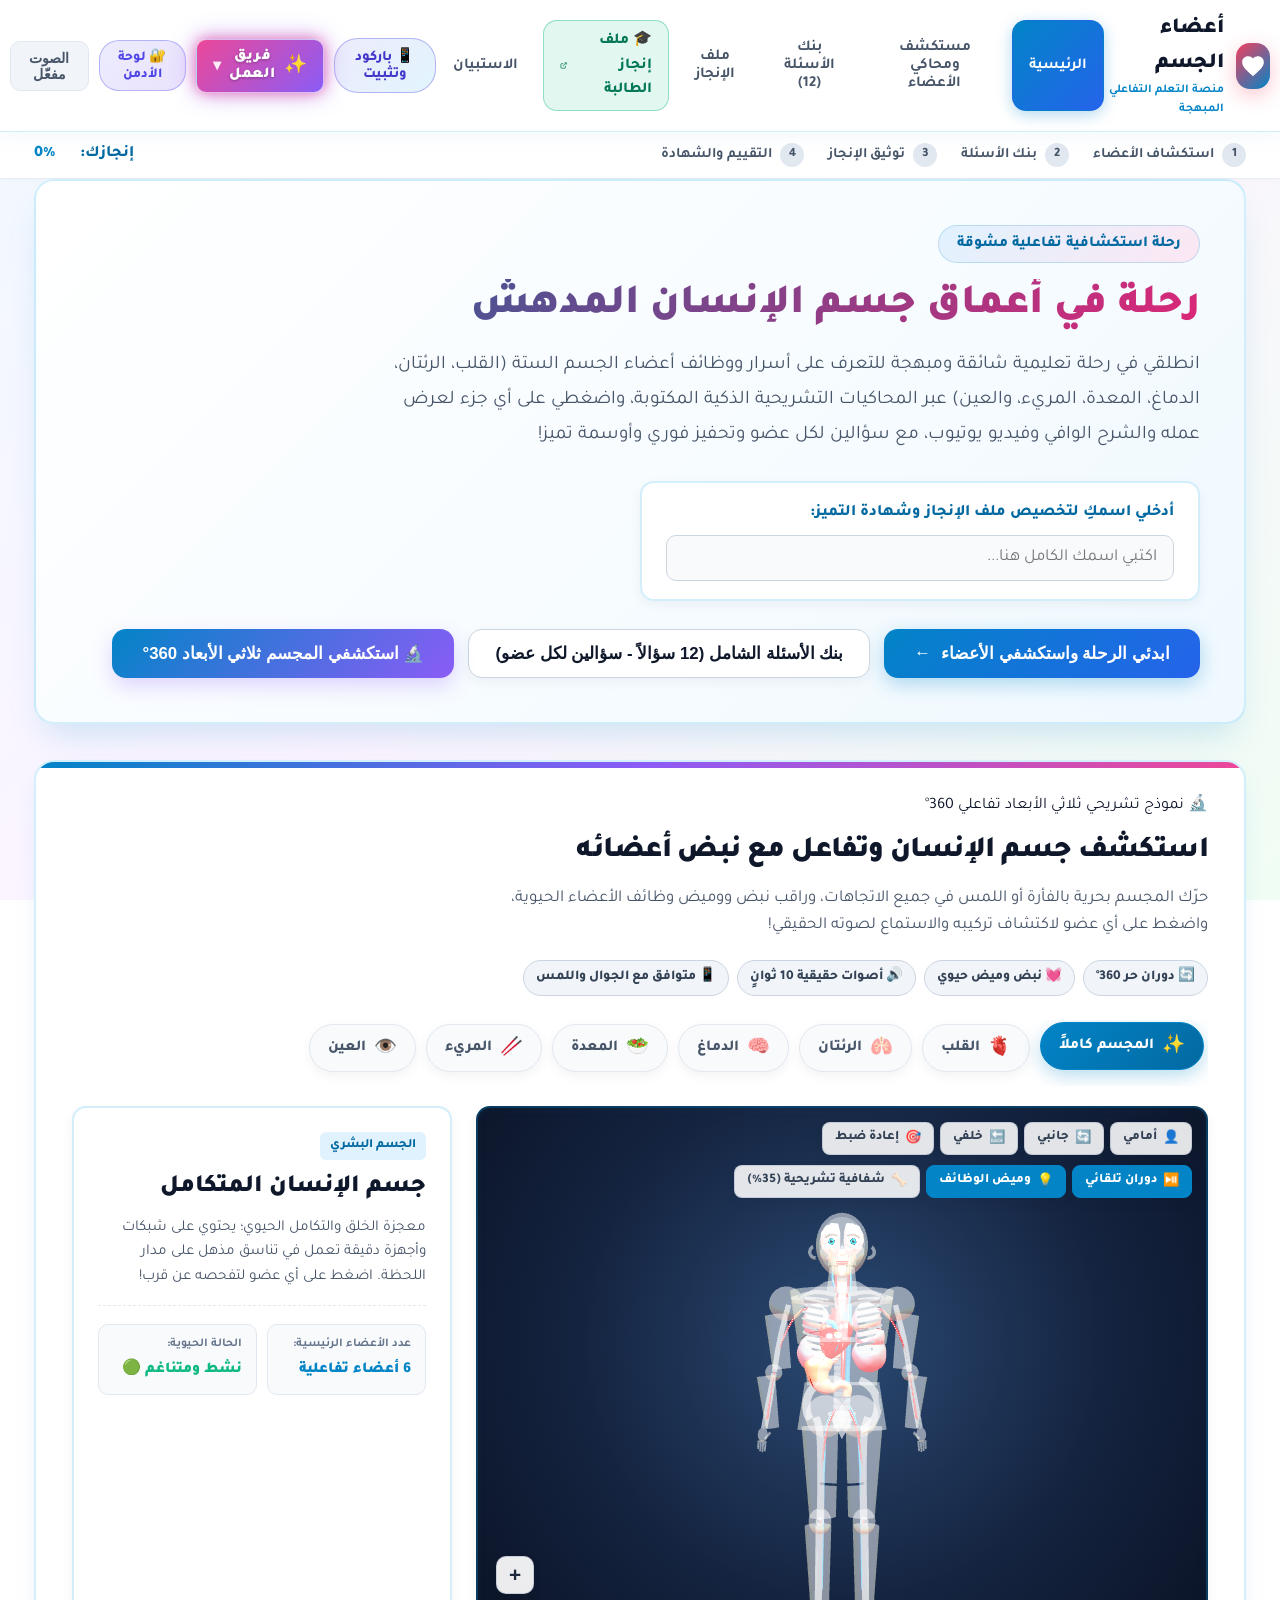
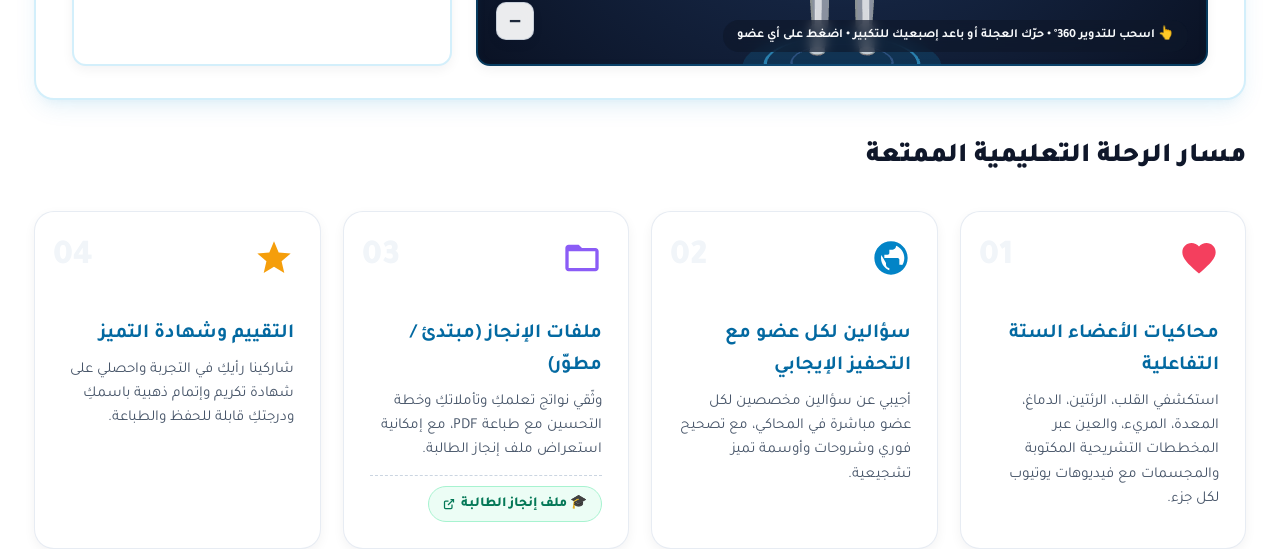
<file: index.html>
<!DOCTYPE html>
<html lang="ar" dir="rtl">
<head>
  <meta charset="UTF-8">
  <meta name="referrer" content="strict-origin-when-cross-origin">
  <meta name="viewport" content="width=device-width, initial-scale=1.0, maximum-scale=5.0, viewport-fit=cover">
  <meta name="theme-color" content="#0284c7">
  <meta name="mobile-web-app-capable" content="yes">
  <meta name="apple-mobile-web-app-capable" content="yes">
  <meta name="apple-mobile-web-app-status-bar-style" content="default">
  <meta name="apple-mobile-web-app-title" content="أعضاء الجسم 3D">
  <link rel="manifest" href="manifest.json">
  <link rel="apple-touch-icon" href="assets/icon-192.png">
  <link rel="icon" type="image/png" sizes="192x192" href="assets/icon-192.png">

  <meta name="description" content="أعضاء الجسم - منصة تعليمية تفاعلية مبهجة للجوال والكمبيوتر">
  <title>أعضاء الجسم | منصة تعليمية تفاعلية</title>
  <!-- Google Fonts: Tajawal & Cairo -->
  <link rel="preconnect" href="https://fonts.googleapis.com">
  <link rel="preconnect" href="https://fonts.gstatic.com" crossorigin>
  <link href="https://fonts.googleapis.com/css2?family=Cairo:wght@600;700;800;900&family=Tajawal:wght@400;500;700;800;900&display=swap" rel="stylesheet">
    <meta http-equiv="Cache-Control" content="no-cache, no-store, must-revalidate">
  <meta http-equiv="Pragma" content="no-cache">
  <meta http-equiv="Expires" content="0">
  <link rel="stylesheet" href="style.css?v=20261106_v20">
</head>
<body dir="rtl">

  <!-- Site Header (Strict RTL) -->
  <header class="site-header">
    <div class="container nav-container">
      <a href="#" class="brand-logo" onclick="switchTab('home'); return false;">
        <div class="brand-icon">
          <svg width="26" height="26" viewBox="0 0 24 24" fill="#ffffff"><path d="M12 21.35l-1.45-1.32C5.4 15.36 2 12.28 2 8.5 2 5.42 4.42 3 7.5 3c1.74 0 3.41.81 4.5 2.09C13.09 3.81 14.76 3 16.5 3 19.58 3 22 5.42 22 8.5c0 3.78-3.4 6.86-8.55 11.54L12 21.35z"/></svg>
        </div>
        <div>
          <span>أعضاء الجسم</span>
          <span style="font-size:0.75rem;display:block;color:var(--primary);font-weight:700;">منصة التعلم التفاعلي المبهجة</span>
        </div>
      </a>

      <nav class="main-nav">
        <button class="nav-btn active" data-tab="home"><span>الرئيسية</span></button>
        <button class="nav-btn" data-tab="organs"><span>مستكشف ومحاكي الأعضاء</span></button>
        <button class="nav-btn" data-tab="quiz"><span>بنك الأسئلة (12)</span></button>
        <button class="nav-btn" data-tab="portfolio"><span>ملف الإنجاز</span></button>
        <a href="https://sites.google.com/view/wesaif-990?usp=sharing" target="_blank" rel="noopener noreferrer" class="nav-btn student-nav-btn" style="text-decoration:none;color:#047857;background:rgba(16, 185, 129, 0.12);border:1.5px solid rgba(16, 185, 129, 0.4);font-weight:800;display:inline-flex;align-items:center;gap:6px;transition:all 0.2s;" title="ملف إنجاز الطالبة">
          <span>🎓 ملف إنجاز الطالبة</span>
          <svg width="13" height="13" viewBox="0 0 24 24" fill="none" stroke="currentColor" stroke-width="2.5"><path d="M18 13v6a2 2 0 0 1-2 2H5a2 2 0 0 1-2-2V8a2 2 0 0 1 2-2h6"></path><polyline points="15 3 21 3 21 9"></polyline><line x1="10" y1="14" x2="21" y2="3"></line></svg>
        </a>
        <button class="nav-btn" data-tab="survey"><span>الاستبيان</span></button>
      </nav>

      <div class="header-controls">
        <button id="qr-modal-btn" class="nav-btn qr-nav-btn" onclick="openQrModal()" title="باركود الموقع وتثبيت الجوال">
          <span>📱 باركود وتثبيت</span>
        </button>

        <!-- 🌟 Flashy Participants Dropdown Menu (قائمة المشاركات) -->
        <div class="participants-dropdown-wrap" id="participants-dropdown-wrap">
          <button class="participants-trigger-btn" type="button" aria-haspopup="true" aria-expanded="false" title="فريق العمل">
            <span class="flash-star">✨</span>
            <span class="flash-title">فريق العمل</span>
            <span class="flash-arrow">▼</span>
          </button>
          <div class="participants-dropdown-menu" role="menu">
            <ul class="participants-list">
              <li class="participant-item"><span class="p-dot">⭐</span><span class="p-name">عبير الزهراني</span></li>
              <li class="participant-item"><span class="p-dot">⭐</span><span class="p-name">بتول الغامدي</span></li>
              <li class="participant-item"><span class="p-dot">⭐</span><span class="p-name">وصايف شعار</span></li>
              <li class="participant-item"><span class="p-dot">⭐</span><span class="p-name">نشوى المحمادي</span></li>
              <li class="participant-item"><span class="p-dot">⭐</span><span class="p-name">نجود الروقي</span></li>
              <li class="participant-item"><span class="p-dot">⭐</span><span class="p-name">وجدان الغريبي</span></li>
              <li class="participant-item"><span class="p-dot">⭐</span><span class="p-name">لينا النهاري</span></li>
              <li class="participant-item"><span class="p-dot">⭐</span><span class="p-name">فاطمه الخالدي</span></li>
            </ul>
          </div>
        </div>
        <button id="open-admin-btn" class="admin-nav-btn" onclick="openAdminModal()" title="لوحة تحكم المعلم / الأدمن">
          <span>🔐 لوحة الأدمن</span>
        </button>
        <button id="sound-toggle-btn" class="sound-toggle-btn" title="تشغيل / كتم الصوت">
          <span>الصوت مفعّل</span>
        </button>
      </div>
    </div>
  </header>

  <!-- Journey Tracker Bar (Strict RTL) -->
  <div class="journey-tracker">
    <div class="container tracker-content">
      <div class="tracker-steps">
        <div class="step-indicator" id="step-indicator-organs">
          <span class="step-badge">1</span>
          <span>استكشاف الأعضاء</span>
        </div>
        <div class="step-indicator" id="step-indicator-quiz">
          <span class="step-badge">2</span>
          <span>بنك الأسئلة</span>
        </div>
        <div class="step-indicator" id="step-indicator-portfolio">
          <span class="step-badge">3</span>
          <span>توثيق الإنجاز</span>
        </div>
        <div class="step-indicator" id="step-indicator-survey">
          <span class="step-badge">4</span>
          <span>التقييم والشهادة</span>
        </div>
      </div>

      <div style="display:flex;align-items:center;gap:12px;">
        <span style="font-weight:800;color:var(--primary-dark);">إنجازك:</span>
        <div class="progress-bar-container">
          <div class="progress-bar-fill" id="journey-progress-bar"></div>
        </div>
        <span id="journey-progress-percent" style="font-weight:900;color:var(--primary);">10%</span>
      </div>
    </div>
  </div>

  <!-- Main Content Container (Strict RTL) -->
  <main class="container">

    <!-- 1. Home Tab -->
    <section id="tab-home" class="app-tab-content active">
      <div class="hero-card">
        <span class="hero-tag">رحلة استكشافية تفاعلية مشوقة</span>
        <h1 class="hero-title">رحلة في أعماق جسم الإنسان المدهش</h1>
        <p class="hero-description">
          انطلقي في رحلة تعليمية شائقة ومبهجة للتعرف على أسرار ووظائف أعضاء الجسم الستة (القلب، الرئتان، الدماغ، المعدة، المريء، والعين) عبر المحاكيات التشريحية الذكية المكتوبة، واضغطي على أي جزء لعرض عمله والشرح الوافي وفيديو يوتيوب، مع سؤالين لكل عضو وتحفيز فوري وأوسمة تميز!
        </p>

        <!-- Global Student Identity -->
        <div style="background:#ffffff;border:2px solid var(--border);border-radius:var(--radius-md);padding:18px 24px;margin-bottom:28px;max-width:560px;box-shadow:var(--shadow-sm);">
          <label for="global-student-name" style="display:block;font-weight:800;margin-bottom:8px;color:var(--primary-dark);">
            أدخلي اسمكِ لتخصيص ملف الإنجاز وشهادة التميز:
          </label>
          <input type="text" id="global-student-name" placeholder="اكتبي اسمك الكامل هنا..." style="width:100%;padding:12px 16px;background:#f8fafc;border:1.5px solid #cbd5e1;border-radius:10px;color:#0f172a;font-family:inherit;font-size:1.05rem;outline:none;">
        </div>

        <div class="hero-actions" style="display:flex;gap:14px;flex-wrap:wrap;">
          <button class="btn-primary" onclick="switchTab('organs')">
            <span>ابدئي الرحلة واستكشفي الأعضاء</span> <span>←</span>
          </button>
          <button class="btn-secondary" onclick="switchTab('quiz')">
            <span>بنك الأسئلة الشامل (12 سؤالاً - سؤالين لكل عضو)</span>
          </button>
          <button class="btn-primary" onclick="document.getElementById('body-3d-section').scrollIntoView({behavior: 'smooth'})" style="background:linear-gradient(135deg, #0284c7, #8b5cf6);box-shadow:0 8px 20px rgba(139, 92, 246, 0.25);">
            <span>🔬 استكشفي المجسم ثلاثي الأبعاد 360°</span>
          </button>
        </div>
      </div>

      <!-- 3D Anatomical Human Body Explorer Section -->
      <section class="body-3d-showcase-section" id="body-3d-section">
        <div class="body-3d-header">
          <div class="body-3d-header-text">
            <div class="section-badge">
              <span>🔬</span> <span>نموذج تشريحي ثلاثي الأبعاد تفاعلي 360°</span>
            </div>
            <h2 class="body-3d-title">استكشف جسم الإنسان وتفاعل مع نبض أعضائه</h2>
            <p class="body-3d-subtitle">
              حرّك المجسم بحرية بالفأرة أو اللمس في جميع الاتجاهات، وراقب نبض ووميض وظائف الأعضاء الحيوية، واضغط على أي عضو لاكتشاف تركيبه والاستماع لصوته الحقيقي!
            </p>
          </div>
          <div class="body-3d-quick-badges">
            <span class="badge-pill">🔄 دوران حر 360°</span>
            <span class="badge-pill">💓 نبض وميض حيوي</span>
            <span class="badge-pill">🔊 أصوات حقيقية 10 ثوانٍ</span>
            <span class="badge-pill">📱 متوافق مع الجوال واللمس</span>
          </div>
        </div>

        <!-- Organ Quick Selection Tabs -->
        <div class="body-3d-organs-bar" id="body-3d-organ-pills">
          <button class="organ-3d-pill active" data-organ="all">
            <span class="pill-icon">✨</span> <span>المجسم كاملاً</span>
          </button>
          <button class="organ-3d-pill" data-organ="heart">
            <span class="pill-icon">🫀</span> <span>القلب</span>
          </button>
          <button class="organ-3d-pill" data-organ="lungs">
            <span class="pill-icon">🫁</span> <span>الرئتان</span>
          </button>
          <button class="organ-3d-pill" data-organ="brain">
            <span class="pill-icon">🧠</span> <span>الدماغ</span>
          </button>
          <button class="organ-3d-pill" data-organ="stomach">
            <span class="pill-icon">🥗</span> <span>المعدة</span>
          </button>
          <button class="organ-3d-pill" data-organ="esophagus">
            <span class="pill-icon">🥢</span> <span>المريء</span>
          </button>
          <button class="organ-3d-pill" data-organ="eye">
            <span class="pill-icon">👁️</span> <span>العين</span>
          </button>
        </div>

        <!-- 3D Viewport & Interactive Stage Layout -->
        <div class="body-3d-workspace">
          <!-- 3D Canvas Stage -->
          <div class="body-3d-stage-container" id="body-3d-canvas-wrapper">
            <div id="body-3d-webgl-container"></div>
            
            <!-- Floating Hover Tooltip -->
            <div id="body-3d-tooltip" class="body-3d-tooltip" style="display:none;">
              <img id="b3d-tooltip-img" src="assets/heart.png" alt="" class="tooltip-organ-img"><span class="tooltip-icon" id="b3d-tooltip-icon" style="display:none;">🫀</span>
              <div>
                <strong id="b3d-tooltip-name">القلب</strong>
                <small id="b3d-tooltip-desc">انقر لاستكشاف الوظيفة والاستماع للصوت</small>
                <div class="tooltip-flash-badge" id="b3d-tooltip-flash-tag">انقر هنا للتفاصيل</div>
              </div>
            </div>

            <!-- Stage Overlay Controls -->
            <div class="body-3d-stage-controls">
              <!-- Camera Presets -->
              <div class="stage-control-group">
                <button class="stage-btn" id="b3d-btn-front" title="منظور أمامي">
                  <span>👤</span> <span>أمامي</span>
                </button>
                <button class="stage-btn" id="b3d-btn-side" title="منظور جانبي">
                  <span>🔄</span> <span>جانبي</span>
                </button>
                <button class="stage-btn" id="b3d-btn-back" title="منظور خلفي">
                  <span>🔙</span> <span>خلفي</span>
                </button>
                <button class="stage-btn" id="b3d-btn-reset" title="إعادة ضبط المشهد">
                  <span>🎯</span> <span>إعادة ضبط</span>
                </button>
              </div>

              <!-- Toggles -->
              <div class="stage-control-group">
                <button class="stage-btn active" id="b3d-btn-autorotate" title="تشغيل / إيقاف الدوران التلقائي">
                  <span>⏯️</span> <span>دوران تلقائي</span>
                </button>
                <button class="stage-btn active" id="b3d-btn-pulse" title="وميض ونبض الوظائف الحيوية">
                  <span>💡</span> <span>وميض الوظائف</span>
                </button>
                <button class="stage-btn" id="b3d-btn-opacity" title="تغيير شفافية هيكل الجسم">
                  <span>🦴</span> <span id="b3d-opacity-label">شفافية تشريحية (35%)</span>
                </button>
              </div>
            </div>

            <!-- Zoom In / Zoom Out floating buttons -->
            <div class="body-3d-zoom-controls">
              <button class="zoom-btn" id="b3d-zoom-in" title="تكبير">+</button>
              <button class="zoom-btn" id="b3d-zoom-out" title="تصغير">−</button>
            </div>

            <!-- Touch / Mouse Help Hint -->
            <div class="body-3d-hint">
              <span>👆 اسحب للتدوير 360° • حرّك العجلة أو باعد إصبعيك للتكبير • اضغط على أي عضو</span>
            </div>
          </div>

          <!-- Side Interactive Organ Details Panel -->
          <div class="body-3d-info-panel" id="body-3d-info-panel">
            <div class="info-panel-inner" id="body-3d-info-content">
              <div class="organ-hero-banner" id="b3d-organ-banner">
                <span class="organ-system-tag" id="b3d-panel-tag">الجسم البشري</span>
                <h3 class="organ-hero-name" id="b3d-panel-name">جسم الإنسان المتكامل</h3>
                <p class="organ-hero-desc" id="b3d-panel-desc">
                  معجزة الخلق والتكامل الحيوي؛ يحتوي على شبكات وأجهزة دقيقة تعمل في تناسق مذهل على مدار اللحظة. اضغط على أي عضو لتفحصه عن قرب!
                </p>
              </div>

              <div class="organ-vital-metrics" id="b3d-panel-metrics">
                <div class="vital-card">
                  <span class="vital-label">عدد الأعضاء الرئيسية:</span>
                  <strong class="vital-value" style="color:var(--primary);">6 أعضاء تفاعلية</strong>
                </div>
                <div class="vital-card">
                  <span class="vital-label">الحالة الحيوية:</span>
                  <strong class="vital-value" style="color:#10b981;">نشط ومتناغم 🟢</strong>
                </div>
              </div>

              <!-- Interactive Actions for selected organ -->
              <div class="panel-action-buttons" id="b3d-panel-actions">
                <button class="btn-secondary b3d-sound-btn" id="b3d-play-audio-btn" style="display:none;">
                  <span>🔊</span> <span id="b3d-audio-label">استمع لصوت العضو (10 ثوانٍ)</span>
                </button>
                <button class="btn-primary b3d-explore-btn" id="b3d-deep-explore-btn" style="display:none;">
                  <span>🚀</span> <span>انتقل لدراسة العضو في المستكشف التفصيلي</span>
                </button>
              </div>

              <!-- Organ Quick Fact -->
              <div class="funfact-callout" id="b3d-funfact-box" style="display:none;">
                <div class="funfact-header">
                  <span>💡</span> <strong>معلومة ذهبية مدهشة:</strong>
                </div>
                <p id="b3d-funfact-text"></p>
              </div>
            </div>
          </div>
        </div>
      </section>

      <!-- Roadmap Grid -->
      <h2 style="font-size:1.7rem;font-weight:900;margin-bottom:18px;color:var(--text-main);">مسار الرحلة التعليمية الممتعة</h2>
      <div class="roadmap-grid">
        <div class="roadmap-card" data-target="organs">
          <span class="roadmap-number">01</span>
          <div class="roadmap-icon" style="color:#f43f5e;">
            <svg width="40" height="40" viewBox="0 0 24 24" fill="currentColor"><path d="M12 21.35l-1.45-1.32C5.4 15.36 2 12.28 2 8.5 2 5.42 4.42 3 7.5 3c1.74 0 3.41.81 4.5 2.09C13.09 3.81 14.76 3 16.5 3 19.58 3 22 5.42 22 8.5c0 3.78-3.4 6.86-8.55 11.54L12 21.35z"/></svg>
          </div>
          <h3>محاكيات الأعضاء الستة التفاعلية</h3>
          <p>استكشفي القلب، الرئتين، الدماغ، المعدة، المريء، والعين عبر المخططات التشريحية المكتوبة والمجسمات مع فيديوهات يوتيوب لكل جزء.</p>
        </div>

        <div class="roadmap-card" data-target="organs">
          <span class="roadmap-number">02</span>
          <div class="roadmap-icon" style="color:#0284c7;">
            <svg width="40" height="40" viewBox="0 0 24 24" fill="currentColor"><path d="M12 2C6.48 2 2 6.48 2 12s4.48 10 10 10 10-4.48 10-10S17.52 2 12 2zm1 17.93c-3.95-.49-7-3.85-7-7.93 0-.62.08-1.21.21-1.79L9 15v1c0 1.1.9 2 2 2v1.93zm6.9-2.54c-.26-.81-1-1.39-1.9-1.39h-1v-3c0-.55-.45-1-1-1H8v-2h2c.55 0 1-.45 1-1V7h2c1.1 0 2-.9 2-2v-.41c2.93 1.19 5 4.06 5 7.41 0 2.08-.8 3.97-2.1 5.39z"/></svg>
          </div>
          <h3>سؤالين لكل عضو مع التحفيز الإيجابي</h3>
          <p>أجيبي عن سؤالين مخصصين لكل عضو مباشرة في المحاكي، مع تصحيح فوري وشروحات وأوسمة تميز تشجيعية.</p>
        </div>

        <div class="roadmap-card" data-target="portfolio">
          <span class="roadmap-number">03</span>
          <div class="roadmap-icon" style="color:#8b5cf6;">
            <svg width="40" height="40" viewBox="0 0 24 24" fill="currentColor"><path d="M20 6h-8l-2-2H4c-1.1 0-1.99.9-1.99 2L2 18c0 1.1.9 2 2 2h16c1.1 0 2-.9 2-2V8c0-1.1-.9-2-2-2zm0 12H4V8h16v10z"/></svg>
          </div>
          <h3>ملفات الإنجاز (مبتدئ / مطوّر)</h3>
          <p>وثّقي نواتج تعلمكِ وتأملاتكِ وخطة التحسين مع طباعة PDF، مع إمكانية استعراض ملف إنجاز الطالبة.</p>
          <div style="margin-top:12px;padding-top:10px;border-top:1px dashed #cbd5e1;">
            <a href="https://sites.google.com/view/wesaif-990?usp=sharing" target="_blank" rel="noopener noreferrer" style="text-decoration:none;display:inline-flex;align-items:center;gap:6px;font-size:0.86rem;font-weight:800;color:#047857;background:#ecfdf5;padding:6px 14px;border-radius:20px;border:1px solid #a7f3d0;" onclick="event.stopPropagation();">
              <span>🎓 ملف إنجاز الطالبة</span>
              <svg width="12" height="12" viewBox="0 0 24 24" fill="none" stroke="currentColor" stroke-width="2.5"><path d="M18 13v6a2 2 0 0 1-2 2H5a2 2 0 0 1-2-2V8a2 2 0 0 1 2-2h6"></path><polyline points="15 3 21 3 21 9"></polyline><line x1="10" y1="14" x2="21" y2="3"></line></svg>
            </a>
          </div>
        </div>

        <div class="roadmap-card" data-target="survey">
          <span class="roadmap-number">04</span>
          <div class="roadmap-icon" style="color:#f59e0b;">
            <svg width="40" height="40" viewBox="0 0 24 24" fill="currentColor"><path d="M12 17.27L18.18 21l-1.64-7.03L22 9.24l-7.19-.61L12 2 9.19 8.63 2 9.24l5.46 4.73L5.82 21z"/></svg>
          </div>
          <h3>التقييم وشهادة التميز</h3>
          <p>شاركينا رأيكِ في التجربة واحصلي على شهادة تكريم وإتمام ذهبية باسمكِ ودرجتكِ قابلة للحفظ والطباعة.</p>
        </div>
      </div>
    </section>

    <!-- 2. Organ Explorer Tab -->
    <section id="tab-organs" class="app-tab-content">
      <div style="margin-bottom:20px;display:flex;justify-content:space-between;align-items:center;flex-wrap:wrap;gap:12px;">
        <div>
          <h2 style="font-size:1.85rem;font-weight:900;color:var(--text-main);">مستكشف ومحاكي الأعضاء التفاعلي</h2>
          <p style="color:var(--text-muted);">انقري على أي جزء في المخطط أو المجسم للتعرف على عمله وشرحه الوافي وفيديو الشرح التعليمي:</p>
        </div>
      </div>

      <!-- Organ Tabs -->
      <div class="explorer-tabs-container" id="organ-tabs-container"></div>

      <!-- Organ Viewer & Scientific Details Split -->
      <div class="organ-view-wrapper">
        <!-- Interactive Viewer Pane -->
        <div class="viewer-pane">
          <div class="viewer-header">
            <span style="font-size:0.95rem;font-weight:800;color:var(--primary-dark);">المحاكي التشريحي الذكي</span>
            <div class="viewer-toggle">
              <button id="view-opt-labeled" class="toggle-opt-btn active" title="عرض المخطط التوضيحي مع كتابة أسماء الأجزاء ومواقعها">🏷️ المخطط المكتوب</button>
              <button id="view-opt-3d" class="toggle-opt-btn" title="عرض المجسم ثلاثي الأبعاد مع بطاقات الأجزاء الطافية والتفاعل الحركي">🔬 المجسم ثلاثي الأبعاد</button>
              <button id="view-opt-parts" class="toggle-opt-btn" title="استعراض قائمة كامل أجزاء هذا العضو وشروحاتها">📋 دليل الأجزاء (فهرس)</button>
            </div>
          </div>
          
          <div class="viewer-content-frame" id="viewer-frame-container">
            <!-- Dynamic Simulator Rendered Here -->
          </div>

          <!-- Instant Floating Function Toast inside Viewer -->
          <div id="viewer-live-toast-container" class="viewer-live-toast-wrap"></div>

          <div class="viewer-footer-bar">
            <span>💡 <strong>نصيحة تفاعلية:</strong> انقري على أي اسم أو نقطة ملونة لمعرفة وظيفة الجزء بدقة ومشاهدة فيديو يوتيوب المخصص له!</span>
          </div>
        </div>

        <!-- Scientific Info Pane -->
        <div class="organ-info-pane">
          <div>
            <div class="organ-info-header">
              <span class="organ-tag" id="organ-info-tag">الجهاز الدوراني</span>
              <h3 class="organ-name" id="organ-info-name">القلب</h3>
              <p class="organ-summary" id="organ-info-summary"></p>
            </div>

            <!-- INSTANT ACTIVE PART FUNCTION DISPLAY (Appears immediately on part click) -->
            <div id="active-part-card" class="active-part-card">
              <div class="active-part-header">
                <span class="active-part-num-badge" id="active-part-num">#1</span>
                <div style="flex:1;">
                  <h4 id="active-part-name" class="active-part-title">الشريان الأورطي (الأبهر)</h4>
                  <span id="active-part-en" class="active-part-subtitle">Aorta</span>
                </div>
                <button id="active-part-modal-btn" class="btn-subtle-pill" title="فتح الشرح في نافذة مكبرة">🔍 مكبر</button>
              </div>

              <!-- Function & Mechanism (Prominent) -->
              <div class="active-part-function-box">
                <div class="active-box-heading">
                  <span>⚙️</span> <strong>وظيفة وعمل هذا الجزء في الجسم:</strong>
                </div>
                <p id="active-part-function-text" class="active-function-text"></p>
              </div>

              <!-- Anatomy & Structure -->
              <div class="active-part-anatomy-box">
                <div class="active-box-heading">
                  <span>🔬</span> <strong>التشريح والموقع الدقيق:</strong>
                </div>
                <p id="active-part-anatomy-text" class="active-anatomy-text"></p>
              </div>

              <!-- Clinical Importance -->
              <div class="active-part-clinical-box">
                <div class="active-box-heading">
                  <span>💡</span> <strong>الأهمية وما يحدث عند تعطل وظائفه:</strong>
                </div>
                <p id="active-part-clinical-text" class="active-clinical-text"></p>
              </div>

              <!-- Inline YouTube Player -->
              <div class="active-part-youtube-wrap">
                <div class="active-box-heading" style="justify-content:space-between;">
                  <div style="display:flex;align-items:center;gap:6px;">
                    <span>🎥</span> <strong id="active-part-yt-title">فيديو يوتيوب التعليمي:</strong>
                  </div>
                  <button id="toggle-part-yt-btn" class="btn-yt-toggle">▶️ تشغيل الفيديو</button>
                </div>
                <div id="active-part-yt-player" class="active-yt-player-container" style="display:none;"></div>
              </div>
            </div>

            <div class="info-cards-stack">
              <div class="mini-info-box">
                <h4>الموقع في الجسم:</h4>
                <p id="organ-info-location"></p>
              </div>

              <div class="mini-info-box">
                <h4>الوظيفة الأساسية:</h4>
                <p id="organ-info-function"></p>
              </div>

              <div class="mini-info-box" style="border-right-color:#ec4899;">
                <h4 style="color:#db2777;">هل تعلمين؟</h4>
                <p id="organ-info-funfact"></p>
              </div>
            </div>
          </div>

          <div>
            <button id="organ-sound-btn" class="btn-secondary" style="width:100%;margin-bottom:12px;justify-content:center;">
              <span>استمع للمؤثر الحيوي</span>
            </button>

            <button id="mark-organ-complete-btn" class="organ-complete-btn">
              <span>تأكيد استكشاف هذا العضو</span>
            </button>
          </div>
        </div>
      </div>

      <!-- Quick Parts Strip -->
      <div class="parts-quick-strip-container">
        <div class="parts-strip-title">
          <span>⚡ وصول سريع لأجزاء <strong id="quick-parts-organ-name">القلب</strong> (انقري على أي جزء للشرح وفيديو يوتيوب):</span>
        </div>
        <div class="parts-pills-wrap" id="organ-parts-pills">
          <!-- Dynamic Parts Pills -->
        </div>
      </div>

      <!-- DEDICATED ORGAN QUESTIONS (2 Questions with Motivational Feedback) -->
      <div class="organ-quick-quiz-section">
        <div class="organ-quick-quiz-header">
          <div>
            <h3 id="organ-quick-quiz-title">🎯 تحدي المعرفة: سؤالين عن هذا العضو</h3>
            <span style="color:#059669;font-weight:800;font-size:0.95rem;">تصحيح فوري مع التحفيز الإيجابي وأوسمة التميز 🌟</span>
          </div>
          <div id="organ-trophy-display" class="organ-trophy-display" style="display:none;">
            <span class="trophy-icon">🏆</span>
            <span class="trophy-text">وسام الإتقان التام لهذا العضو!</span>
          </div>
        </div>
        <div class="organ-questions-grid" id="organ-questions-list">
          <!-- Rendered dynamically for active organ (2 questions) -->
        </div>

        <!-- Add Question & Custom Questions Action Bar -->
        <div class="organ-quiz-actions-bar">
          <button class="btn-primary" onclick="openAddQuestionModal(state.currentOrgan)" style="padding:9px 18px;font-size:0.9rem;display:inline-flex;align-items:center;gap:6px;background:linear-gradient(135deg, #0284c7, #2563eb);">
            <span>➕ إضافة سؤال جديد لهذا العضو</span>
          </button>
          <button class="btn-secondary" onclick="resetOrganCustomQuestions(state.currentOrgan)" style="padding:9px 16px;font-size:0.85rem;" title="استعادة الأسئلة الافتراضية للعضو">
            <span>🔄 استعادة الأسئلة الافتراضية</span>
          </button>
        </div>
      </div>
    </section>

    <!-- 3. Quiz Tab -->
    <section id="tab-quiz" class="app-tab-content">
      <div class="quiz-container">
        
        <!-- Quiz View Mode Toggle & Add Question -->
        <div class="quiz-top-action-bar">
          <div class="quiz-view-mode-bar">
            <button id="quiz-mode-levels-btn" class="btn-toggle-quiz active" onclick="setQuizDisplayMode('levels')">
              🏆 تحدي المستويات (4 مستويات - 40 سؤالاً متدرجاً)
            </button>
            <button id="quiz-mode-single-btn" class="btn-toggle-quiz" onclick="setQuizDisplayMode('single')">
              🎯 عرض سؤال بسؤال
            </button>
            <button id="quiz-mode-all-btn" class="btn-toggle-quiz" onclick="setQuizDisplayMode('all')">
              📋 بنك الأسئلة الشامل
            </button>
          </div>
          <button class="btn-primary" onclick="openAddQuestionModal()" style="padding:7px 16px;font-size:0.85rem;background:linear-gradient(135deg, #0284c7, #2563eb);">
            <span>➕ إضافة سؤال جديد لبنك الأسئلة</span>
          </button>
        </div>

        <!-- Mode 0: Levels Mode (4 Progressive Levels - 40 Questions) -->
        <div id="quiz-levels-view">
          <!-- A. Levels Map / Dashboard -->
          <div id="levels-map-section">
            <div class="levels-map-intro">
              <div style="display:flex;align-items:center;gap:10px;margin-bottom:8px;flex-wrap:wrap;">
                <span class="levels-intro-badge">🎓 مسار الإتقان والترقي العلمي المتدرج</span>
                <span class="levels-count-badge">40 سؤالاً متدرجاً • 4 مستويات</span>
              </div>
              <h3 style="font-size:1.6rem;font-weight:900;color:#0f172a;margin:0 0 10px 0;">🏆 رحلة المستويات الأربعة: من المستكشف الصغير إلى العبقري الطبي</h3>
              <p style="font-size:1.05rem;color:#334155;line-height:1.7;margin:0;">
                خوضي غمار التحدي العلمي التدرجي! يتكون كل مستوى من <strong>10 أسئلة علمية متدرجة</strong>. اجتازي <strong>80% على الأقل (8 من 10)</strong> لفتح المستوى التالي وتتويج إنجازكِ بـ <strong>شهادة إتقان وتميّز معتمدة</strong> بنسبتكِ ووسام التعزيز المناسب! 🌟
              </p>
            </div>

            <!-- 4 Level Cards Grid -->
            <div class="levels-grid" id="levels-cards-grid">
              <!-- Rendered dynamically via renderLevelsGrid() -->
            </div>
          </div>

          <!-- B. Active Level Quiz Section -->
          <div id="level-active-quiz-section" style="display:none;">
            <div class="level-quiz-header-bar">
              <button class="btn-secondary" onclick="backToLevelsMap()" style="padding:8px 18px;font-size:0.95rem;font-weight:800;display:inline-flex;align-items:center;gap:6px;">
                <span>← العودة لخريطة المستويات</span>
              </button>
              <div class="level-header-info">
                <span class="level-active-title-badge" id="level-active-title-badge">المستوى 1: المستكشف الصغير</span>
                <span class="level-pass-condition-badge">شرط الصعود: 80% (8/10 إجابات صحيحة)</span>
              </div>
              <div class="level-score-display" id="level-score-display">الدرجة الحالية: 0 / 10</div>
            </div>

            <!-- 10 Questions Jump Navigation Bar -->
            <div class="quiz-question-pills-bar" id="level-q-pills-bar">
              <!-- 10 pills rendered dynamically -->
            </div>

            <!-- Active Question Card -->
            <div style="margin-bottom:26px;">
              <div class="question-text" id="level-question-title">
                <!-- Rendered dynamically -->
              </div>
              <div class="options-grid" id="level-options-container">
                <!-- Options rendered dynamically -->
              </div>
            </div>

            <div class="quiz-feedback-box" id="level-quiz-feedback"></div>

            <div class="quiz-nav-actions">
              <button id="level-prev-btn" class="btn-secondary" onclick="levelQuizPrev()">→ السؤال السابق</button>
              <button id="level-next-btn" class="btn-primary" onclick="levelQuizNext()">السؤال التالي ←</button>
            </div>
          </div>
        </div>

        <!-- 12-Question Jump Navigation Bar (For Mode 1: Single Question) -->
        <div class="quiz-question-pills-bar" id="quiz-question-pills-bar" style="display:none;">
          <!-- Rendered dynamically: 12 clickable interactive bubbles -->
        </div>

        <!-- Mode 1: Active Single Question View -->
        <div id="quiz-active-view" style="display:none;">
          <div class="quiz-header-bar">
            <div style="display:flex;gap:18px;align-items:center;">
              <span class="quiz-badge" id="quiz-q-num">سؤال 1 من 12</span>
              <span class="quiz-score-tracker">الدرجة الحالية: <span id="quiz-score-val">0 / 12</span></span>
            </div>
            <div style="color:var(--text-muted);font-size:0.88rem;font-weight:700;">
              انقري على أي رقم في الشريط أعلاه للانتقال المباشر لأي سؤال
            </div>
          </div>

          <div style="margin-bottom:26px;">
            <h3 class="question-text" id="quiz-question-title">ما الدور الحيوي الرئيسي للشريان الأورطي؟</h3>
            <div class="options-grid" id="quiz-options-container"></div>
          </div>

          <div class="quiz-feedback-box" id="quiz-feedback"></div>

          <div class="quiz-nav-actions">
            <button id="quiz-prev-btn" class="btn-secondary" onclick="quizPrevQuestion()">→ السؤال السابق</button>
            <button id="quiz-next-btn" class="btn-primary" onclick="quizNextQuestion()">السؤال التالي ←</button>
          </div>
        </div>

        <!-- Mode 2: Full List of All 12 Questions (All in One Page) -->
        <div id="quiz-all-questions-view" style="display:none;">
          <div class="quiz-all-intro">
            <h4>📋 بنك الأسئلة الشامل لجميع أعضاء الجسم الـ 6 (12 سؤالاً)</h4>
            <p>يمكنكِ هنا استعراض جميع الأسئلة والإجابة عليها مع التحفيز والتصحيح الفوري لكل سؤال:</p>
          </div>
          <div id="quiz-all-questions-list" class="quiz-all-list-container">
            <!-- Rendered dynamically -->
          </div>
        </div>

        <!-- Quiz Finished View -->
        <div id="quiz-finish-view" style="display:none;text-align:center;padding:40px 20px;">
          <div style="font-size:4.5rem;display:inline-block;margin-bottom:16px;">🏆</div>
          <h2 style="font-size:2.2rem;color:var(--text-main);margin-bottom:12px;font-weight:900;">تهانينا! أنهيتِ بنك الأسئلة بنجاح</h2>
          <div style="font-size:1.8rem;font-weight:900;color:#d97706;margin-bottom:16px;" id="quiz-final-score">
            18 / 18
          </div>
          <p id="quiz-final-message" style="font-size:1.15rem;color:var(--text-muted);max-width:650px;margin:0 auto 30px;line-height:1.7;">
            أداء استثنائي رائع! لقد أتقنت جميع وظائف الأعضاء بنجاح وتميز.
          </p>

          <div style="display:flex;gap:14px;justify-content:center;flex-wrap:wrap;">
            <button class="btn-primary" onclick="switchTab('portfolio')">
              <span>الانتقال لتوثيق ملف الإنجاز</span> <span>←</span>
            </button>
            <button class="btn-secondary" id="quiz-restart-btn">
              <span>إعادة الاختبار</span>
            </button>
            <button class="btn-accent" onclick="showCertificate()">
              <span>عرض شهادة التكريم</span>
            </button>
          </div>
        </div>

      </div>
    </section>

    <!-- 4. Portfolio Tab -->
    <section id="tab-portfolio" class="app-tab-content">
      <div style="margin-bottom:22px;">
        <h2 style="font-size:1.85rem;font-weight:900;color:var(--text-main);">ملف الإنجاز الرقمي</h2>
        <p style="color:var(--text-muted);">اختاري المستوى المناسب لتوثيق رحلتك التعليمية وتصديرها بصيغة PDF:</p>
      </div>

      <div class="portfolio-tabs">
        <button id="p-tab-beginner" class="portfolio-tab-btn active">ملف الإنجاز المبتدئ</button>
        <button id="p-tab-advanced" class="portfolio-tab-btn">ملف الإنجاز المطوّر</button>
        <a href="https://sites.google.com/view/wesaif-990?usp=sharing" target="_blank" rel="noopener noreferrer" class="portfolio-tab-btn student-portfolio-btn" style="text-decoration:none;display:inline-flex;align-items:center;justify-content:center;gap:10px;background:linear-gradient(135deg, #10b981, #059669);color:#ffffff;border:1.5px solid #059669;box-shadow:0 6px 18px rgba(16, 185, 129, 0.28);transition:all 0.2s;" title="فتح ملف إنجاز الطالبة">
          <span style="font-size:1.25rem;">🎓</span>
          <span>ملف إنجاز الطالبة</span>
          <svg width="18" height="18" viewBox="0 0 24 24" fill="none" stroke="currentColor" stroke-width="2.2" stroke-linecap="round" stroke-linejoin="round"><path d="M18 13v6a2 2 0 0 1-2 2H5a2 2 0 0 1-2-2V8a2 2 0 0 1 2-2h6"></path><polyline points="15 3 21 3 21 9"></polyline><line x1="10" y1="14" x2="21" y2="3"></line></svg>
        </a>
      </div>

      <!-- Student Portfolio Banner Card -->
      <div class="student-portfolio-card" style="margin-bottom:24px;background:linear-gradient(135deg, #ecfdf5, #f0fdf4);border:2px solid #a7f3d0;border-radius:var(--radius-lg);padding:18px 24px;display:flex;align-items:center;justify-content:space-between;gap:16px;flex-wrap:wrap;box-shadow:0 4px 15px rgba(16, 185, 129, 0.12);">
        <div style="display:flex;align-items:center;gap:14px;">
          <div style="width:48px;height:48px;border-radius:12px;background:linear-gradient(135deg, #10b981, #047857);color:#ffffff;display:flex;align-items:center;justify-content:center;font-size:1.5rem;box-shadow:0 4px 12px rgba(16, 185, 129, 0.35);flex-shrink:0;">
            🎓
          </div>
          <div>
            <h3 style="font-size:1.2rem;font-weight:900;color:#065f46;margin-bottom:3px;">ملف إنجاز الطالبة</h3>
            <p style="font-size:0.92rem;color:#047857;margin:0;">تفضلي بالاطلاع على ملف إنجاز الطالبة مباشرة عبر موقع Google Sites المخصص:</p>
          </div>
        </div>
        <a href="https://sites.google.com/view/wesaif-990?usp=sharing" target="_blank" rel="noopener noreferrer" class="btn-primary" style="background:linear-gradient(135deg, #10b981, #059669);border-color:#059669;box-shadow:0 4px 14px rgba(16, 185, 129, 0.3);text-decoration:none;padding:10px 20px;display:inline-flex;align-items:center;gap:8px;font-size:0.95rem;">
          <span>زيارة ملف الإنجاز</span>
          <svg width="16" height="16" viewBox="0 0 24 24" fill="none" stroke="currentColor" stroke-width="2.2"><path d="M18 13v6a2 2 0 0 1-2 2H5a2 2 0 0 1-2-2V8a2 2 0 0 1 2-2h6"></path><polyline points="15 3 21 3 21 9"></polyline><line x1="10" y1="14" x2="21" y2="3"></line></svg>
        </a>
      </div>

      <!-- Beginner Form -->
      <div id="form-portfolio-beginner" class="portfolio-form">
        <h3 style="color:var(--primary-dark);margin-bottom:18px;font-size:1.3rem;font-weight:900;">توثيق المستوى المبتدئ</h3>
        
        <div class="form-group">
          <label for="pb-organ">أي عضو استكشفتِ؟</label>
          <select id="pb-organ"></select>
        </div>

        <div class="form-group">
          <label for="pb-learned">ما المعلومة التي تعلمتها عن هذا العضو؟</label>
          <textarea id="pb-learned" rows="3" placeholder="سجلي معلومة علمية جديدة اكتشفتها أثناء التجربة..."></textarea>
        </div>

        <div class="form-group">
          <label for="pb-evidence">أرفقي رابطًا للدليل أو اكتبي وصفًا لما أنجزته:</label>
          <textarea id="pb-evidence" rows="3" placeholder="اكتبي وصفاً للنشاط أو أرفقي رابط صورة/مستند دال على إنجازك..."></textarea>
        </div>

        <div class="form-group">
          <label for="pb-review">ما أكثر عضو تحتاجين إلى مراجعته؟ وما السؤال الذي ما زال لديك؟</label>
          <textarea id="pb-review" rows="3" placeholder="سجلي العضو الذي ترغبين في استكشافه أكثر وأي سؤال يدور في ذهنك..."></textarea>
        </div>

        <div class="form-actions" style="display:flex;gap:14px;margin-top:28px;flex-wrap:wrap;">
          <button id="pb-print-btn" class="btn-primary">
            <span>معاينة وطباعة ملف الإنجاز (PDF)</span>
          </button>
          <button class="btn-secondary" onclick="showCertificate()">
            <span>عرض شهادة التكريم</span>
          </button>
        </div>
      </div>

      <!-- Advanced Form -->
      <div id="form-portfolio-advanced" class="portfolio-form" style="display:none;">
        <h3 style="color:#4f46e5;margin-bottom:18px;font-size:1.3rem;font-weight:900;">توثيق المستوى المطوّر والتأمل الذاتي</h3>

        <div class="form-group">
          <label for="pa-organ">ما العضو أو السيناريو الذي وثّقت إنجازه؟</label>
          <select id="pa-organ"></select>
        </div>

        <div class="form-group">
          <label for="pa-mastered">ما الذي أتقنته؟ وما الجزء الذي واجهت فيه صعوبة؟</label>
          <textarea id="pa-mastered" rows="3" placeholder="صفي المهارات والمعلومات التي أتقنتها وما التحديات التي ظهرت أثناء الاستكشاف..."></textarea>
        </div>

        <div class="form-group">
          <label for="pa-next-steps">ما خطوتك القادمة للتحسين؟ وكيف ستتحققين من تقدمك؟</label>
          <textarea id="pa-next-steps" rows="3" placeholder="حددي خطة تطويرية إضافية وكيفية تقييم فهمك الذاتي..."></textarea>
        </div>

        <div class="form-group">
          <label for="pa-evidence">ما الدليل أو الناتج الذي أظهر تعلمك في هذا النشاط؟</label>
          <textarea id="pa-evidence" rows="3" placeholder="صفي نتاجك العملي أو أرفقي رابط دليل إنجازك..."></textarea>
        </div>

        <div class="form-group">
          <label for="pa-outcome">ما نتيجة النشاط؟ وما الذي تمكنت من إنجازه؟</label>
          <textarea id="pa-outcome" rows="3" placeholder="سجلي الخلاصة النهائية لنتائجك المعرفية والعملية..."></textarea>
        </div>

        <div class="form-actions" style="display:flex;gap:14px;margin-top:28px;flex-wrap:wrap;">
          <button id="pa-print-btn" class="btn-primary">
            <span>معاينة وطباعة ملف الإنجاز المطوّر (PDF)</span>
          </button>
          <button class="btn-secondary" onclick="showCertificate()">
            <span>عرض شهادة التكريم</span>
          </button>
        </div>
      </div>
    </section>

    <!-- 5. Survey Tab -->
    <section id="tab-survey" class="app-tab-content">
      <div class="portfolio-form">
        <h2 style="font-size:1.85rem;font-weight:900;color:var(--text-main);margin-bottom:10px;">استبيان تقييم الرحلة التعليمية</h2>
        <p style="color:var(--text-muted);margin-bottom:26px;">
          رأيك وملاحظاتكِ تسهم في تحسين وتطوير هذه التجربة التفاعلية باستمرار:
        </p>

        <div class="form-group">
          <label>1) ما مدى وضوح العرض والتجربة التفاعلية؟</label>
          <div class="rating-stars-container">
            <span class="rating-star selected" data-val="1">★</span>
            <span class="rating-star selected" data-val="2">★</span>
            <span class="rating-star selected" data-val="3">★</span>
            <span class="rating-star selected" data-val="4">★</span>
            <span class="rating-star selected" data-val="5">★</span>
          </div>
        </div>

        <div class="form-group">
          <label for="survey-help-needed">2) ما أكثر شيء احتجتِ فيه إلى مساعدة أو ترغبين في تطويره؟</label>
          <textarea id="survey-help-needed" rows="4" placeholder="اكتبي أي صعوبات واجهتك أو اقتراحات لتطوير النماذج والأسئلة..."></textarea>
        </div>

        <div id="survey-thank-msg" style="display:none;background:#ecfdf5;border:1.5px solid #10b981;color:#065f46;padding:16px 20px;border-radius:var(--radius-md);margin-bottom:20px;font-weight:800;">
          ✓ شكرًا جزيلاً لكِ على مشاركتنا تقييمك القيّم! تم تسجيل إجاباتك بنجاح.
        </div>

        <button id="submit-survey-btn" class="btn-primary">
          <span>إرسال التقييم</span>
        </button>
      </div>
    </section>

  </main>

  <!-- 1. PART DETAIL & YOUTUBE MODAL (Strict RTL) -->
  <div class="modal-overlay" id="part-detail-modal" dir="rtl">
    <div class="modal-card part-modal-card">
      <div class="modal-header">
        <div class="modal-title">
          <span class="part-modal-badge" id="part-modal-organ-badge">القلب</span>
          <div>
            <h3 id="part-modal-title" style="margin:0;font-size:1.45rem;color:var(--text-main);">اسم الجزء التشريحي</h3>
            <span id="part-modal-subtitle" style="font-size:0.85rem;color:var(--text-muted);font-weight:600;">English Anatomical Name</span>
          </div>
        </div>
        <button class="modal-close-btn" id="close-part-modal-btn">✕</button>
      </div>

      <div class="part-modal-body">
        <!-- Function & Mechanism Card -->
        <div class="part-info-section function-section">
          <div class="section-badge-title">
            <span class="icon">⚙️</span>
            <span>وظيفة وعمل هذا الجزء في الجسم:</span>
          </div>
          <p id="part-modal-function" class="part-desc-text"></p>
        </div>

        <!-- Anatomy & Structure Card -->
        <div class="part-info-section anatomy-section">
          <div class="section-badge-title">
            <span class="icon">🔬</span>
            <span>التشريح والتركيب والموقع الدقيق:</span>
          </div>
          <p id="part-modal-anatomy" class="part-desc-text"></p>
        </div>

        <!-- Clinical & Biological Significance -->
        <div class="part-info-section clinical-section">
          <div class="section-badge-title">
            <span class="icon">💡</span>
            <span>الأهمية الحيوية وماذا يحدث عند تعطل وظائفه:</span>
          </div>
          <p id="part-modal-clinical" class="part-desc-text"></p>
        </div>

        <!-- Educational YouTube Video Section -->
        <div class="part-youtube-section">
          <div class="section-badge-title">
            <span class="icon">🎥</span>
            <span id="part-modal-yt-title">فيديو تعليمي من يوتيوب لشرح هذا الجزء:</span>
          </div>

          <div class="part-yt-player-wrap" id="part-yt-player-wrap">
            <!-- Dynamic YouTube Embed / Player -->
          </div>

        </div>
      </div>
    </div>
  </div>

  <!-- 3. CENTRAL ALL YOUTUBE LINKS MANAGER MODAL (Strict RTL) -->
  <div class="modal-overlay" id="all-youtube-modal" dir="rtl">
    <div class="modal-card">
      <div class="modal-header">
        <div class="modal-title">
          <span>🎥 إدارة وتخصيص روابط يوتيوب لجميع أجزاء الأعضاء</span>
        </div>
        <button class="modal-close-btn" id="close-all-yt-modal-btn">✕</button>
      </div>

      <p style="color:var(--text-muted);font-size:0.95rem;margin-bottom:16px;line-height:1.6;">
        يمكنكِ هنا مراجعة وتعديل روابط فيديوهات يوتيوب التعليمية لجميع أجزاء الأعضاء الستة في مكان واحد، وتُحفظ الروابط في متصفحك مباشرة:
      </p>

      <div class="all-yt-tabs" id="all-yt-tabs">
        <!-- Organ Select Pills -->
      </div>

      <div class="all-yt-parts-list" id="all-yt-parts-list" style="margin-top:16px;max-height:50vh;overflow-y:auto;padding-left:6px;">
        <!-- Dynamic list of parts with input fields -->
      </div>

      <div style="display:flex;justify-content:space-between;margin-top:20px;flex-wrap:wrap;gap:12px;">
        <button class="btn-primary" onclick="saveAllYoutubeLinksFromManager()">
          <span>💾 حفظ جميع التعديلات</span>
        </button>
        <button class="btn-secondary" onclick="resetAllYoutubeLinksToDefault()">
          <span>🔄 استعادة جميع الروابط الافتراضية</span>
        </button>
      </div>
    </div>
  </div>

  <!-- 4. ADMIN PIN LOGIN MODAL -->
  <div class="modal-overlay" id="admin-login-modal" dir="rtl">
    <div class="modal-card" style="max-width:440px;text-align:center;">
      <div class="modal-header" style="justify-content:center;position:relative;">
        <div class="modal-title" style="display:flex;flex-direction:column;align-items:center;gap:8px;">
          <div style="width:52px;height:52px;border-radius:50%;background:rgba(99,102,241,0.15);color:#4f46e5;display:flex;align-items:center;justify-content:center;font-size:1.6rem;">🔐</div>
          <span style="font-size:1.25rem;">لوحة تحكم المعلم / الأدمن</span>
        </div>
        <button class="modal-close-btn" onclick="closeAdminLoginModal()" style="position:absolute;left:0;top:0;">✕</button>
      </div>
      <p style="color:#64748b;font-size:0.95rem;margin:14px 0 20px 0;line-height:1.6;">
        أدخلي الرمز السري الخاص بالمعلم للوصول إلى إدارة بنك الأسئلة وروابط يوتيوب ودرجات الطلاب (الرمز الافتراضي: <strong>1234</strong>)
      </p>
      <form onsubmit="event.preventDefault(); submitAdminLogin();">
        <input type="password" id="admin-pin-input" placeholder="الرمز السري (PIN)..." maxlength="12" style="width:100%;text-align:center;font-size:1.4rem;letter-spacing:6px;padding:12px;border-radius:12px;border:2px solid #cbd5e1;outline:none;font-weight:800;font-family:inherit;margin-bottom:12px;" required>
        <div id="admin-login-error" style="color:#dc2626;font-size:0.88rem;font-weight:700;display:none;margin-bottom:14px;"></div>
        <div style="display:flex;gap:10px;">
          <button type="submit" class="btn-primary" style="flex:1;padding:12px;font-size:1rem;background:linear-gradient(135deg, #4f46e5, #7c3aed);border:none;">
            <span>دخول لوحة التحكم ➔</span>
          </button>
          <button type="button" class="btn-secondary" onclick="closeAdminLoginModal()" style="padding:12px 18px;">
            <span>إلغاء</span>
          </button>
        </div>
      </form>
    </div>
  </div>

  <!-- 5. ADMIN DASHBOARD MODAL -->
  <div class="modal-overlay" id="admin-dashboard-modal" dir="rtl">
    <div class="modal-card admin-dashboard-card">
      <div class="admin-header-bar">
        <div class="admin-header-title">
          <span>⚙️</span>
          <span>لوحة تحكم المعلم وإدارة المنصة</span>
          <span class="admin-header-badge">الأدمن الرئيسي</span>
        </div>
        <div style="display:flex;align-items:center;gap:12px;">
          <a href="guide.html" target="_blank" class="admin-guide-btn" style="text-decoration:none;background:linear-gradient(135deg, #0ea5e9, #4f46e5);color:#ffffff;padding:7px 15px;border-radius:10px;font-size:0.84rem;font-weight:700;display:inline-flex;align-items:center;gap:6px;box-shadow:0 3px 10px rgba(14,165,233,0.35);transition:all 0.2s ease;" title="فتح دليل الاستخدام الشامل للمنصة ومصفوفة الجودة">
            <span>📖 دليل الاستخدام والجودة</span>
          </a>
          <button onclick="logoutAdmin()" class="btn-secondary" style="padding:6px 14px;font-size:0.82rem;background:rgba(255,255,255,0.15);color:#fff;border-color:transparent;">
            <span>خروج 🔒</span>
          </button>
          <button class="modal-close-btn" onclick="closeAdminDashboardModal()" style="color:#fff;">✕</button>
        </div>
      </div>

      <!-- Navigation Tabs -->
      <div class="admin-tabs-nav">
        <button class="admin-tab-btn active" data-pane="questions" onclick="switchAdminTab('questions')">
          <span>📝</span> <span>إدارة بنك الأسئلة</span>
        </button>
        <button class="admin-tab-btn" data-pane="youtube" onclick="switchAdminTab('youtube')">
          <span>🎥</span> <span>فيديوهات يوتيوب للأجزاء</span>
        </button>
        <button class="admin-tab-btn" data-pane="students" onclick="switchAdminTab('students')">
          <span>📊</span> <span>سجل نتائج الطلاب</span>
        </button>
        <button class="admin-tab-btn" data-pane="settings" onclick="switchAdminTab('settings')">
          <span>⚙️</span> <span>النسخ الاحتياطي والسحابة</span>
        </button>
        <a href="guide.html" target="_blank" class="admin-tab-btn" style="text-decoration:none;display:inline-flex;align-items:center;gap:6px;color:#0284c7;font-weight:800;border:1.5px dashed rgba(14,165,233,0.5);border-radius:10px;padding:8px 14px;background:#f0f9ff;" title="فتح دليل الاستخدام ومصفوفة الجودة">
          <span>📖</span> <span>دليل الاستخدام والجودة</span>
        </a>
      </div>

      <!-- Tab Content Area -->
      <div class="admin-body-content">
        <!-- Pane 1: Questions Management -->
        <div class="admin-pane active" id="admin-pane-questions">
          <div style="display:flex;justify-content:space-between;align-items:center;margin-bottom:16px;flex-wrap:wrap;gap:12px;">
            <div>
              <h3 style="margin:0 0 4px 0;font-size:1.15rem;font-weight:900;color:#0f172a;">أسئلة المنصة الشاملة</h3>
              <p style="margin:0;font-size:0.85rem;color:#64748b;">يمكنك تعديل أي سؤال، حذف، أو إضافة أسئلة جديدة مع التحفيز والتفسير العلمي:</p>
            </div>
            <div style="display:flex;gap:8px;flex-wrap:wrap;">
              <button class="btn-primary" onclick="openAddQuestionModal()" style="padding:8px 16px;font-size:0.88rem;">
                <span>➕ إضافة سؤال جديد</span>
              </button>
              <button class="btn-primary" onclick="saveDirectToContentFile()" style="padding:8px 16px;font-size:0.88rem;background:#059669;border-color:#047857;" title="يحفظ الأسئلة في ملف content.js لتظل محفوظة بشكل دائم حتى عند مسح سجل التصفح">
                <span>💾 حفظ دائم ضد مسح السجل (content.js)</span>
              </button>
              <button class="btn-secondary" onclick="resetAllQuestionsToDefault()" style="padding:8px 14px;font-size:0.88rem;">
                <span>🔄 استعادة الأسئلة الافتراضية</span>
              </button>
            </div>
          </div>

          <!-- Organ Filter Pills -->
          <div style="display:flex;gap:6px;overflow-x:auto;padding-bottom:10px;margin-bottom:12px;" id="admin-q-filter-pills">
            <button class="pill-btn active" onclick="filterAdminQuestions('all', this)" style="padding:5px 12px;border-radius:18px;font-size:0.82rem;font-weight:700;">الكل</button>
            <button class="pill-btn" onclick="filterAdminQuestions('heart', this)" style="padding:5px 12px;border-radius:18px;font-size:0.82rem;font-weight:700;">🫀 القلب</button>
            <button class="pill-btn" onclick="filterAdminQuestions('lungs', this)" style="padding:5px 12px;border-radius:18px;font-size:0.82rem;font-weight:700;">🫁 الرئتان</button>
            <button class="pill-btn" onclick="filterAdminQuestions('brain', this)" style="padding:5px 12px;border-radius:18px;font-size:0.82rem;font-weight:700;">🧠 الدماغ</button>
            <button class="pill-btn" onclick="filterAdminQuestions('stomach', this)" style="padding:5px 12px;border-radius:18px;font-size:0.82rem;font-weight:700;">🥗 المعدة</button>
            <button class="pill-btn" onclick="filterAdminQuestions('esophagus', this)" style="padding:5px 12px;border-radius:18px;font-size:0.82rem;font-weight:700;">🥢 المريء</button>
            <button class="pill-btn" onclick="filterAdminQuestions('eye', this)" style="padding:5px 12px;border-radius:18px;font-size:0.82rem;font-weight:700;">👁️ العين</button>
          </div>

          <!-- Questions List -->
          <div id="admin-questions-list-container"></div>
        </div>

        <!-- Pane 2: YouTube Videos -->
        <div class="admin-pane" id="admin-pane-youtube">
          <div style="display:flex;justify-content:space-between;align-items:center;margin-bottom:16px;flex-wrap:wrap;gap:12px;">
            <div>
              <h3 style="margin:0 0 4px 0;font-size:1.15rem;font-weight:900;color:#0f172a;">إدارة روابط يوتيوب للأعضاء والأجزاء</h3>
              <p style="margin:0;font-size:0.85rem;color:#64748b;">تحديث وتخصيص فيديوهات الشرح لكل جزء من أجزاء الأعضاء الستة:</p>
            </div>
            <div style="display:flex;gap:8px;flex-wrap:wrap;">
              <button class="btn-primary" onclick="saveAllAdminYouTube()" style="padding:8px 16px;font-size:0.88rem;">
                <span>💾 حفظ جميع التعديلات</span>
              </button>
              <button class="btn-primary" onclick="saveDirectToContentFile()" style="padding:8px 16px;font-size:0.88rem;background:#059669;border-color:#047857;" title="يحفظ الروابط في ملف content.js لتظل محفوظة بشكل دائم حتى عند مسح سجل التصفح">
                <span>💾 حفظ دائم ضد مسح السجل</span>
              </button>
              <button class="btn-secondary" onclick="resetAllYouTubeUrls(); renderAdminYouTube();" style="padding:8px 14px;font-size:0.88rem;">
                <span>🔄 استعادة الروابط الافتراضية</span>
              </button>
            </div>
          </div>
          <div id="admin-yt-tabs" style="display:flex;gap:8px;margin-bottom:14px;overflow-x:auto;"></div>
          <div id="admin-yt-parts-table-container"></div>
        </div>

        <!-- Pane 3: Student Results Log -->
        <div class="admin-pane" id="admin-pane-students">
          <div style="display:flex;justify-content:space-between;align-items:center;margin-bottom:16px;flex-wrap:wrap;gap:12px;">
            <div>
              <h3 style="margin:0 0 4px 0;font-size:1.15rem;font-weight:900;color:#0f172a;">سجل درجات ومشاركات الطلاب</h3>
              <p style="margin:0;font-size:0.85rem;color:#64748b;">قائمة بالطلاب الذين حلوا الاختبارات وحصلوا على شهادات التميز:</p>
            </div>
            <div style="display:flex;gap:8px;">
              <button class="btn-primary" onclick="exportStudentResultsCSV()" style="padding:8px 16px;font-size:0.88rem;background:#059669;border-color:#047857;">
                <span>📥 تصدير كملف Excel (CSV)</span>
              </button>
              <button class="btn-secondary" onclick="printStudentResults()" style="padding:8px 14px;font-size:0.88rem;">
                <span>🖨️ طباعة الكشف</span>
              </button>
              <button class="btn-secondary" onclick="clearStudentResults()" style="padding:8px 14px;font-size:0.88rem;color:#dc2626;border-color:#fca5a5;">
                <span>🗑️ مسح السجل</span>
              </button>
            </div>
          </div>

          <!-- Stats Cards -->
          <div class="admin-stats-grid">
            <div class="admin-stat-card">
              <div class="admin-stat-icon" style="background:#eff6ff;color:#2563eb;">👥</div>
              <div>
                <div class="admin-stat-val" id="admin-stat-total-students">0</div>
                <div class="admin-stat-label">إجمالي الطلاب المشاركين</div>
              </div>
            </div>
            <div class="admin-stat-card">
              <div class="admin-stat-icon" style="background:#ecfdf5;color:#059669;">🎯</div>
              <div>
                <div class="admin-stat-val" id="admin-stat-avg-score">0%</div>
                <div class="admin-stat-label">متوسط درجات الطلاب</div>
              </div>
            </div>
            <div class="admin-stat-card">
              <div class="admin-stat-icon" style="background:#fef3c7;color:#d97706;">🏆</div>
              <div>
                <div class="admin-stat-val" id="admin-stat-max-score">0 / 12</div>
                <div class="admin-stat-label">أعلى درجة مسجلة</div>
              </div>
            </div>
          </div>

          <!-- Table Container -->
          <div class="admin-table-container">
            <table class="admin-data-table">
              <thead>
                <tr>
                  <th>#</th>
                  <th>اسم الطالبـ/ـة</th>
                  <th>الدرجة</th>
                  <th>النسبة</th>
                  <th>التقدير</th>
                  <th>التاريخ والوقت</th>
                </tr>
              </thead>
              <tbody id="admin-students-table-body"></tbody>
            </table>
          </div>
        </div>

        <!-- Pane 4: Settings & Cloud Backup -->
        <div class="admin-pane" id="admin-pane-settings">
          <div class="admin-settings-card">
            <div class="admin-settings-title">
              <span>🔐</span> <span>تغيير الرمز السري للأدمن (PIN)</span>
            </div>
            <p style="color:#64748b;font-size:0.88rem;margin:0 0 12px 0;">
              يمكنكِ تغيير رمز الدخول السري لحماية لوحة التحكم (الرمز الحالي الافتراضي: 1234):
            </p>
            <div style="display:flex;gap:10px;max-width:380px;">
              <input type="password" id="admin-new-pin-input" placeholder="الرمز الجديد..." maxlength="12" style="flex:1;padding:8px 12px;border-radius:8px;border:1.5px solid #cbd5e1;font-family:inherit;font-weight:700;">
              <button class="btn-primary" onclick="saveAdminNewPin()" style="padding:8px 16px;">
                <span>💾 حفظ الرمز</span>
              </button>
            </div>
          </div>

          <div class="admin-settings-card">
            <div class="admin-settings-title">
              <span>💾</span> <span>النسخ الاحتياطي ونقل البيانات (Backup & Restore)</span>
            </div>
            <p style="color:#64748b;font-size:0.88rem;margin:0 0 14px 0;">
              يمكنك تصدير كافة الأسئلة والروابط بملف واحد لمشاركتها أو استيرادها على أي متصفح أو جهاز آخر:
            </p>
            <div style="background:#ecfdf5;border:1.5px solid #10b981;border-radius:12px;padding:14px 16px;margin-bottom:16px;">
              <strong style="color:#065f46;">🌍 تثبيت التعديلات للجميع (الطلاب على أجهزتهم)</strong>
              <p style="margin:6px 0 10px 0;font-size:0.85rem;color:#047857;line-height:1.7;">
                التعديلات تُحفظ في متصفحكِ فقط. لتظهر لكل الطلاب: حمّلي ملف <code>content.js</code> بالزر أدناه، ضعيه في مجلد الموقع مكان الملف القديم، ثم ارفعي الموقع (git push).
              </p>
              <button class="btn-primary" onclick="exportPublishContentJS()" style="padding:10px 18px;font-size:0.9rem;background:#059669;border-color:#047857;">
                <span>🌍 تحميل ملف التثبيت للجميع (content.js)</span>
              </button>
            </div>
            <div style="display:flex;gap:12px;flex-wrap:wrap;">
              <button class="btn-primary" onclick="exportPlatformBackupJSON()" style="padding:10px 18px;font-size:0.9rem;">
                <span>📥 تحميل ملف النسخة الاحتياطية (JSON)</span>
              </button>
              <label class="btn-secondary" style="padding:10px 18px;font-size:0.9rem;cursor:pointer;display:inline-flex;align-items:center;gap:6px;">
                <span>📂 استيراد نسخة احتياطية</span>
                <input type="file" id="admin-import-file" accept=".json" style="display:none;" onchange="importPlatformBackupJSON(event)">
              </label>
            </div>
          </div>

          <div class="admin-settings-card">
            <div class="admin-settings-title">
              <span>☁️</span> <span>الربط السحابي الاختياري (Google Firebase Firestore)</span>
            </div>
            <p style="color:#64748b;font-size:0.88rem;margin:0 0 12px 0;line-height:1.6;">
              المنصة الآن تعمل بصورة ذاتية وسريعة بنسبة 100% دون حاجة لأي قاعدة بيانات. إذا أردتِ مستقبلاً تفعيل المزامنة التلقائية اللحظية بين جميع هواتف وحواسيب الطلاب وحفظ النتائج في السحابة، يمكنكِ وضع بيانات مشروع Firebase الخاص بكِ هنا:
            </p>
            <div style="display:grid;grid-template-columns:repeat(auto-fit, minmax(240px, 1fr));gap:12px;margin-bottom:14px;">
              <div>
                <label style="font-size:0.82rem;font-weight:700;color:#475569;display:block;margin-bottom:4px;">API Key:</label>
                <input type="text" id="fb-api-key" placeholder="AIzaSy..." style="width:100%;padding:8px 12px;border-radius:8px;border:1.5px solid #cbd5e1;font-family:monospace;font-size:0.85rem;">
              </div>
              <div>
                <label style="font-size:0.82rem;font-weight:700;color:#475569;display:block;margin-bottom:4px;">Project ID:</label>
                <input type="text" id="fb-project-id" placeholder="my-body-organs-app" style="width:100%;padding:8px 12px;border-radius:8px;border:1.5px solid #cbd5e1;font-family:monospace;font-size:0.85rem;">
              </div>
            </div>
            <button class="btn-primary" onclick="saveFirebaseConfig()" style="padding:8px 18px;font-size:0.88rem;">
              <span>💾 حفظ إعدادات السحابة</span>
            </button>
          </div>
        </div>
      </div>
    </div>
  </div>

<!-- 2. ADD CUSTOM QUESTION MODAL (Strict RTL) -->
  <div class="modal-overlay" id="add-question-modal" dir="rtl">
    <div class="modal-card">
      <div class="modal-header">
        <div class="modal-title">
          <span>➕ إضافة سؤال جديد لبنك الأسئلة والمحاكي</span>
        </div>
        <button class="modal-close-btn" id="close-add-q-modal-btn">✕</button>
      </div>

      <p style="color:var(--text-muted);font-size:0.95rem;margin-bottom:18px;line-height:1.6;">
        يمكن للمعلمة أو الطالبة إضافة أسئلة تفاعلية جديدة لأي عضو من الأعضاء الستة، وستظهر فوراً في المحاكي وبنك الأسئلة مع التصحيح والتحفيز الذكي:
      </p>

      <form id="add-question-form" onsubmit="event.preventDefault(); saveCustomQuestion();">
        <div class="form-group" style="margin-bottom:14px;">
          <label style="font-weight:800;display:block;margin-bottom:6px;">العضو المستهدف:</label>
          <select id="new-q-organ" class="form-control" style="width:100%;padding:10px;border-radius:8px;border:1.5px solid #cbd5e1;font-family:inherit;font-weight:700;">
            <option value="heart">القلب</option>
            <option value="lungs">الرئتان</option>
            <option value="brain">الدماغ</option>
            <option value="stomach">المعدة</option>
            <option value="esophagus">المريء والمعدة</option>
            <option value="eye">العين</option>
          </select>
        </div>

        <div class="form-group" style="margin-bottom:14px;">
          <label style="font-weight:800;display:block;margin-bottom:6px;">نص السؤال:</label>
          <input type="text" id="new-q-text" placeholder="اكتبي صيغة السؤال هنا..." required style="width:100%;padding:10px 14px;border-radius:8px;border:1.5px solid #cbd5e1;font-family:inherit;">
        </div>

        <div style="margin-bottom:14px;">
          <label style="font-weight:800;display:block;margin-bottom:8px;">خيارات الإجابة (حددي الإجابة الصحيحة بالدائرة):</label>
          <div style="display:flex;flex-direction:column;gap:8px;">
            <div class="q-opt-input-row">
              <input type="radio" name="new-q-correct" value="0" checked id="q-radio-0">
              <input type="text" id="new-q-opt-0" placeholder="الخيار الأول (الإجابة الصحيحة)" required style="flex:1;padding:8px 12px;border-radius:8px;border:1.5px solid #cbd5e1;font-family:inherit;">
            </div>
            <div class="q-opt-input-row">
              <input type="radio" name="new-q-correct" value="1" id="q-radio-1">
              <input type="text" id="new-q-opt-1" placeholder="الخيار الثاني" required style="flex:1;padding:8px 12px;border-radius:8px;border:1.5px solid #cbd5e1;font-family:inherit;">
            </div>
            <div class="q-opt-input-row">
              <input type="radio" name="new-q-correct" value="2" id="q-radio-2">
              <input type="text" id="new-q-opt-2" placeholder="الخيار الثالث" required style="flex:1;padding:8px 12px;border-radius:8px;border:1.5px solid #cbd5e1;font-family:inherit;">
            </div>
            <div class="q-opt-input-row">
              <input type="radio" name="new-q-correct" value="3" id="q-radio-3">
              <input type="text" id="new-q-opt-3" placeholder="الخيار الرابع" required style="flex:1;padding:8px 12px;border-radius:8px;border:1.5px solid #cbd5e1;font-family:inherit;">
            </div>
          </div>
        </div>

        <div class="form-group" style="margin-bottom:14px;">
          <label style="font-weight:800;display:block;margin-bottom:6px;">التفسير والشرح العلمي عند الإجابة:</label>
          <textarea id="new-q-explain" rows="2" placeholder="وضحي السبب العلمي وراء صحة هذه الإجابة لتعزيز الفهم..." required style="width:100%;padding:10px 14px;border-radius:8px;border:1.5px solid #cbd5e1;font-family:inherit;"></textarea>
        </div>

        <div class="form-group" style="margin-bottom:20px;">
          <label style="font-weight:800;display:block;margin-bottom:6px;">رسالة التحفيز والتشجيع الإيجابي للطالبة:</label>
          <input type="text" id="new-q-motivation" placeholder="مثال: 🌟 رائعة ومتميزة! إجابة ذكية تدل على فهمك العميق!" value="🌟 رائعة ومتميزة! إجابة ذكية تدل على فهمك العميق!" style="width:100%;padding:10px 14px;border-radius:8px;border:1.5px solid #cbd5e1;font-family:inherit;">
        </div>

        <div style="display:flex;justify-content:space-between;align-items:center;gap:12px;">
          <button type="submit" class="btn-primary" style="padding:10px 24px;">
            <span>💾 حفظ السؤال وإضافته الآن</span>
          </button>
          <button type="button" class="btn-secondary" onclick="document.getElementById('add-question-modal').classList.remove('show');">
            <span>إلغاء</span>
          </button>
        </div>
      </form>
    </div>
  </div>

    <!-- 6. ADMIN EDIT QUESTION MODAL -->
  <div class="modal-overlay" id="admin-edit-q-modal" dir="rtl">
    <div class="modal-card" style="max-width:620px;">
      <div class="modal-header">
        <div class="modal-title">
          <span>✏️ تعديل السؤال</span>
        </div>
        <button class="modal-close-btn" onclick="document.getElementById('admin-edit-q-modal').classList.remove('show');">✕</button>
      </div>
      <form onsubmit="event.preventDefault(); saveAdminEditedQuestion();">
        <input type="hidden" id="edit-q-id">
        <div class="form-group" style="margin-bottom:12px;">
          <label style="font-weight:800;display:block;margin-bottom:4px;">العضو:</label>
          <select id="edit-q-organ" style="width:100%;padding:8px;border-radius:8px;border:1.5px solid #cbd5e1;font-family:inherit;font-weight:700;">
            <option value="heart">القلب</option>
            <option value="lungs">الرئتان</option>
            <option value="brain">الدماغ</option>
            <option value="stomach">المعدة</option>
            <option value="esophagus">المريء</option>
            <option value="eye">العين</option>
          </select>
        </div>
        <div class="form-group" style="margin-bottom:12px;">
          <label style="font-weight:800;display:block;margin-bottom:4px;">نص السؤال:</label>
          <input type="text" id="edit-q-text" required style="width:100%;padding:8px 12px;border-radius:8px;border:1.5px solid #cbd5e1;font-family:inherit;">
        </div>
        <div style="margin-bottom:12px;">
          <label style="font-weight:800;display:block;margin-bottom:6px;">الخيارات (حددي الإجابة الصحيحة بالدائرة):</label>
          <div style="display:flex;flex-direction:column;gap:6px;">
            <div class="q-opt-input-row">
              <input type="radio" name="edit-q-correct" value="0" id="edit-radio-0">
              <input type="text" id="edit-q-opt-0" required style="flex:1;padding:6px 10px;border-radius:6px;border:1.5px solid #cbd5e1;font-family:inherit;">
            </div>
            <div class="q-opt-input-row">
              <input type="radio" name="edit-q-correct" value="1" id="edit-radio-1">
              <input type="text" id="edit-q-opt-1" required style="flex:1;padding:6px 10px;border-radius:6px;border:1.5px solid #cbd5e1;font-family:inherit;">
            </div>
            <div class="q-opt-input-row">
              <input type="radio" name="edit-q-correct" value="2" id="edit-radio-2">
              <input type="text" id="edit-q-opt-2" required style="flex:1;padding:6px 10px;border-radius:6px;border:1.5px solid #cbd5e1;font-family:inherit;">
            </div>
            <div class="q-opt-input-row">
              <input type="radio" name="edit-q-correct" value="3" id="edit-radio-3">
              <input type="text" id="edit-q-opt-3" required style="flex:1;padding:6px 10px;border-radius:6px;border:1.5px solid #cbd5e1;font-family:inherit;">
            </div>
          </div>
        </div>
        <div class="form-group" style="margin-bottom:12px;">
          <label style="font-weight:800;display:block;margin-bottom:4px;">التفسير والشرح العلمي:</label>
          <textarea id="edit-q-explain" rows="2" required style="width:100%;padding:8px 12px;border-radius:8px;border:1.5px solid #cbd5e1;font-family:inherit;"></textarea>
        </div>
        <div class="form-group" style="margin-bottom:16px;">
          <label style="font-weight:800;display:block;margin-bottom:4px;">عبارة التحفيز والتشجيع:</label>
          <input type="text" id="edit-q-motivation" required style="width:100%;padding:8px 12px;border-radius:8px;border:1.5px solid #cbd5e1;font-family:inherit;">
        </div>
        <div style="display:flex;justify-content:space-between;gap:10px;">
          <button type="submit" class="btn-primary" style="padding:8px 22px;"><span>💾 حفظ التعديلات</span></button>
          <button type="button" class="btn-secondary" onclick="document.getElementById('admin-edit-q-modal').classList.remove('show');"><span>إلغاء</span></button>
        </div>
      </form>
    </div>
  </div>

  <!-- CERTIFICATE OVERLAY MODAL (Strict RTL) -->
  <div class="certificate-preview-overlay" id="cert-overlay" dir="rtl">
    <div class="cert-overlay-actions">
      <button id="print-cert-btn" class="btn-primary" style="padding:10px 20px;font-size:0.95rem;">طباعة / حفظ كـ PDF</button>
      <button id="close-cert-btn" class="btn-secondary" style="padding:10px 20px;font-size:0.95rem;">إغلاق ✕</button>
    </div>

    <div class="certificate-box">
      <div class="cert-header">شهادة إتمام وتميز</div>
      <div class="cert-subtitle">أعضاء الجسم</div>
      
      <p style="font-size:1.15rem;color:#475569;">يُمنح هذا التكريم بفخر واعتزاز إلى:</p>
      
      <div class="cert-student-name" id="cert-student-display">الطالبة المتميزة</div>
      
      <p class="cert-body-text">
        تقديراً لمشاركتها الفاعلة في استكشاف أعضاء الجسم الستة، والتميز في حل سيناريوهات بنك الأسئلة، وتوثيق نواتج التعلم بدقة واحترافية في ملف الإنجاز.
      </p>

      <div class="cert-footer">
        <div style="text-align:right;">
          <p style="font-size:0.95rem;color:#64748b;margin-bottom:4px;">تاريخ الإنجاز:</p>
          <p style="font-weight:900;color:#0369a1;" id="cert-date-display"></p>
        </div>

        <div class="cert-seal" title="ختم التميز">
          <svg width="40" height="40" viewBox="0 0 24 24" fill="#ffffff"><path d="M12 17.27L18.18 21l-1.64-7.03L22 9.24l-7.19-.61L12 2 9.19 8.63 2 9.24l5.46 4.73L5.82 21z"/></svg>
        </div>

        <div style="text-align:left;">
          <p style="font-size:0.95rem;color:#64748b;margin-bottom:4px;">نتيجة الاختبار:</p>
          <p style="font-weight:900;color:#059669;" id="cert-score-display">12 / 12</p>
        </div>
      </div>
    </div>
  </div>

  
  <!-- LEVEL CERTIFICATE MODAL (Strict RTL & Printable) -->
  <div class="level-cert-modal-overlay" id="level-cert-modal" dir="rtl">
    <div class="level-cert-container">
      
      <!-- Top Action Bar (hidden on print) -->
      <div class="level-cert-actions-bar">
        <button class="btn-primary" onclick="window.print()" style="padding:10px 22px;font-size:1rem;font-weight:800;box-shadow:0 4px 14px rgba(2, 132, 199, 0.35);">
          <span>🖨️ طباعة أو حفظ الشهادة كـ PDF</span>
        </button>
        <button class="btn-secondary" onclick="closeLevelCertModal()" style="padding:10px 18px;font-size:0.95rem;font-weight:800;">
          <span>إغلاق ✕</span>
        </button>
      </div>

      <!-- Luxury Certificate Sheet -->
      <div class="level-cert-sheet" id="level-cert-sheet">
        <!-- Corner Ornaments -->
        <div class="cert-corner tl"></div>
        <div class="cert-corner tr"></div>
        <div class="cert-corner bl"></div>
        <div class="cert-corner br"></div>

        <div class="cert-header-area">
          <div class="cert-kashida">المملكة العربية السعودية • وزارة التعليم • رحلة داخل أعضاء جسم الإنسان</div>
          <div class="cert-crest">🌟 🧬 🫀 🩺 🌟</div>
          <h1 class="cert-main-heading">شـــهـــادة إتــقــان وتـفـوّق عـلـمـي</h1>
          <p class="cert-sub-heading" id="cert-level-name-display">المستوى الأول: المستكشف الصغير</p>
        </div>

        <div class="cert-body-area">
          <p class="cert-intro-text">تَشْهَدُ منصة رحلة داخل أعضاء جسم الإنسان التعليمية بأن الطالبة المتميزة:</p>
          
          <div class="cert-name-input-wrapper">
            <input type="text" id="cert-student-input-name" class="cert-name-input" value="الطالبة المتميزة" placeholder="اكتبي اسمكِ الكريم هنا..." title="انقري لتعديل الاسم مباشرة على الشهادة" oninput="saveCertStudentName(this.value)">
            <span class="cert-name-edit-hint">✏️ (انقري على الاسم لتغييره مباشرة قبل الطباعة أو الحفظ)</span>
          </div>

          <p class="cert-congrats-text">
            قد اجتازت بنجاح وتفوق اختبار التحدي التدرجي لمستوى:
            <strong id="cert-level-strong-title">المستكشف الصغير في وظائف الأعضاء</strong>
          </p>

          <!-- Score & Percentage Ribbon -->
          <div class="cert-score-ribbon" id="cert-score-ribbon">
            <div class="cert-score-val" id="cert-percent-val">100%</div>
            <div class="cert-score-label" id="cert-score-detail">10 من 10 إجابات صحيحة</div>
          </div>

          <!-- Reinforcement Box -->
          <div class="cert-reinforcement-box" id="cert-reinforcement-box">
            <div class="cert-badge-tag" id="cert-reinforcement-badge">👑 وسام العبقرية المطلقة والتميز الخارق</div>
            <p class="cert-praise-text" id="cert-reinforcement-text">
              ما شاء الله تبارك الله! أداء استثنائي مبهر وإتقان كامل بنسبة 100%!
            </p>
          </div>
        </div>

        <div class="cert-footer-area">
          <div class="cert-date-col">
            <span class="cert-lbl">تاريخ الإنجاز:</span>
            <strong id="cert-issue-date">2026/11/06</strong>
          </div>

          <div class="cert-seal-col">
            <div class="cert-gold-seal">
              <span class="seal-icon">🏅</span>
              <span class="seal-txt">معتمد وموثق</span>
            </div>
          </div>

          <div class="cert-sign-col">
            <span class="cert-lbl">الجهة المانحة:</span>
            <strong>فريق العمل والإشراف التعليمي</strong>
          </div>
        </div>

        <!-- Bottom Action buttons inside modal -->
        <div class="cert-bottom-actions" id="cert-bottom-actions">
          <!-- Dynamically populated: Next Level button if >= 80%, or Retry Level button -->
        </div>

      </div>
    </div>
  </div>

  
  <!-- 📱 Smart Mobile App Install Banner (رسالة تثبيت التطبيق للجوالات) -->
  <div id="mobile-install-banner" class="mobile-install-banner" style="display:none;" dir="rtl">
    <div class="m-banner-content">
      <div class="m-banner-icon-wrap">
        <img src="assets/icon-192.png" alt="أيقونة المنصة" class="m-banner-app-icon">
      </div>
      <div class="m-banner-text">
        <div class="m-banner-title">
          <span class="m-badge-pulse">✨ تثبيت فوري</span>
          <strong>تثبيت منصة أعضاء الجسم 3D</strong>
        </div>
        <p class="m-banner-desc" id="m-banner-desc-text">
          ثبّتي المنصة كتطبيق على جوالك للوصول السريع وتجربة ملء الشاشة بدون متصفح!
        </p>
      </div>
    </div>
    <div class="m-banner-actions">
      <button id="m-banner-install-btn" class="btn-m-install" onclick="handleMobileInstallClick()">
        <span id="m-banner-install-txt">📲 تثبيت التطبيق الآن</span>
      </button>
      <button class="btn-m-later" onclick="dismissMobileBanner(true)">
        <span>لاحقاً</span>
      </button>
      <button class="btn-m-close" onclick="dismissMobileBanner(true)" aria-label="إغلاق">✕</button>
    </div>
  </div>

  <!-- 📱 QR Code & Mobile App Installation Modal -->
  <div id="qr-install-modal" class="modal-overlay" style="display:none;" onclick="if(event.target===this) closeQrModal();">
    <div class="modal-card qr-modal-card" dir="rtl">
      <div class="modal-header">
        <div style="display:flex;align-items:center;gap:10px;">
          <span style="font-size:1.6rem;">📱</span>
          <div>
            <h3 style="margin:0;font-size:1.25rem;font-weight:900;color:#0f172a;">باركود المنصة وتثبيت التطبيق على الجوال</h3>
            <span style="font-size:0.82rem;color:#64748b;">امسحي الباركود أو ثبّتي المنصة كتطبيق مباشر (PWA)</span>
          </div>
        </div>
        <button class="modal-close-btn" onclick="closeQrModal()">✕</button>
      </div>

      <!-- Modal Tab Navigation -->
      <div class="qr-modal-tabs">
        <button class="qr-tab-btn active" id="qr-tab-btn-qr" onclick="switchQrModalTab('qr')">
          <span>📷 باركود الموقع</span>
        </button>
        <button class="qr-tab-btn" id="qr-tab-btn-ios" onclick="switchQrModalTab('ios')">
          <span>🍏 خطوات الآيفون (iOS)</span>
        </button>
        <button class="qr-tab-btn" id="qr-tab-btn-android" onclick="switchQrModalTab('android')">
          <span>🤖 خطوات الأندرويد (Android)</span>
        </button>
      </div>

      <!-- Tab 1: QR Code -->
      <div id="qr-tab-pane-qr" class="qr-tab-pane active">
        <div class="qr-display-wrap">
          <div class="qr-img-frame">
            <img src="assets/website_qr.png" alt="باركود منصة أعضاء الجسم 3D" class="qr-img" id="modal-qr-img">
          </div>
          <p class="qr-scan-hint">
            📷 وجّهي كاميرا الجوال نحو الباركود لفتح المنصة مباشرة وتجربتها!
          </p>
          <div class="qr-url-box">
            <input type="text" readonly value="https://mathofmemo1234-debug.github.io/body-organs-journey/" id="qr-url-input" class="qr-url-input">
            <button class="btn-copy-url" onclick="copyQrSiteUrl()">
              <span id="qr-copy-btn-txt">📋 نسخ الرابط</span>
            </button>
          </div>
          <div class="qr-download-actions">
            <a href="assets/website_qr.png" download="باركود_منصة_أعضاء_الجسم_3D.png" class="btn-qr-action btn-qr-download">
              <span>📥 تحميل الباركود (PNG)</span>
            </a>
            <a href="assets/website_qr_card.png" download="بطاقة_باركود_أعضاء_الجسم_للطباعة.png" class="btn-qr-action btn-qr-card">
              <span>🖨️ تحميل بطاقة الطباعة (A4)</span>
            </a>
            <a href="guide.html" class="btn-qr-action btn-qr-guide">
              <span>📖 دليل الاستخدام والمصفوفة</span>
            </a>
          </div>
        </div>
      </div>

      <!-- Tab 2: iOS Instructions -->
      <div id="qr-tab-pane-ios" class="qr-tab-pane">
        <div class="pwa-steps-list">
          <div class="pwa-step-item">
            <div class="pwa-step-badge">1</div>
            <div class="pwa-step-info">
              <strong>افتحي الرابط في متصفح Safari</strong>
              <p>تأكدي من فتح الموقع عبر متصفح Safari الرسمي على جهاز الآيفون أو الآيباد.</p>
            </div>
          </div>
          <div class="pwa-step-item">
            <div class="pwa-step-badge">2</div>
            <div class="pwa-step-info">
              <strong>اضغطي على زر المشاركة (Share)</strong>
              <p>في أسفل الشاشة، انقري على أيقونة المربع بسهم للأعلى <span style="font-size:1.05rem;background:#e2e8f0;padding:2px 8px;border-radius:6px;color:#1e293b;font-weight:bold;">⎋</span>.</p>
            </div>
          </div>
          <div class="pwa-step-item">
            <div class="pwa-step-badge">3</div>
            <div class="pwa-step-info">
              <strong>اختاري «إضافة إلى الشاشة الرئيسية»</strong>
              <p>مرري للأسفل واختاري <span style="color:#0284c7;font-weight:700;">«إضافة إلى الشاشة الرئيسية» (Add to Home Screen ➕)</span> ثم اضغطي «إضافة» (Add).</p>
            </div>
          </div>
        </div>
        <div class="pwa-success-tip">
          🎉 <strong>مبروك!</strong> ستظهر أيقونة المنصة الآن على شاشة هاتفك مثل أي تطبيق مثبت، وتعمل بملء الشاشة فوراً دون شريط متصفح!
        </div>
      </div>

      <!-- Tab 3: Android Instructions -->
      <div id="qr-tab-pane-android" class="qr-tab-pane">
        <div style="text-align:center;margin-bottom:16px;" id="android-native-install-wrap">
          <button id="android-direct-install-btn" class="btn-primary" style="padding:12px 28px;font-size:1.02rem;font-weight:800;border-radius:30px;background:linear-gradient(135deg, #10b981, #059669);border-color:#059669;box-shadow:0 4px 14px rgba(16, 185, 129, 0.35);" onclick="triggerNativeInstallPrompt()">
            <span>📲 اضغطي هنا لتثبيت التطبيق الآن بنقرة واحدة</span>
          </button>
          <p style="font-size:0.85rem;color:#64748b;margin-top:8px;">(متوافق مع Google Chrome و Samsung Internet و Edge)</p>
        </div>
        <div class="pwa-steps-list">
          <div class="pwa-step-item">
            <div class="pwa-step-badge">1</div>
            <div class="pwa-step-info">
              <strong>انقري على قائمة المتصفح (⋮)</strong>
              <p>اضغطي على النقاط الثلاث في أعلى يسار متصفح Chrome أو أسفل متصفح سامسونج.</p>
            </div>
          </div>
          <div class="pwa-step-item">
            <div class="pwa-step-badge">2</div>
            <div class="pwa-step-info">
              <strong>اختاري «تثبيت التطبيق» أو «الإضافة للشاشة الرئيسية»</strong>
              <p>انقري على <span style="color:#10b981;font-weight:700;">«تثبيت التطبيق» (Install app)</span> أو «Add to Home screen».</p>
            </div>
          </div>
          <div class="pwa-step-item">
            <div class="pwa-step-badge">3</div>
            <div class="pwa-step-info">
              <strong>تأكيد التثبيت</strong>
              <p>اضغطي «تثبيت»، وسيتم تنزيل أيقونة المنصة فوراً على شاشة هاتفك الرئيسية كأي تطبيق رسمي.</p>
            </div>
          </div>
        </div>
      </div>

    </div>
  </div>

  <!-- Mobile Bottom App Bar (Optimized for Mobile/Touch) -->
  <nav class="mobile-bottom-nav" id="mobile-bottom-nav" dir="rtl">
    <button class="m-nav-item active" data-tab="home">
      <span class="m-nav-icon">🏠</span>
      <span class="m-nav-label">الرئيسية</span>
    </button>
    <button class="m-nav-item" data-tab="organs">
      <span class="m-nav-icon">🧬</span>
      <span class="m-nav-label">الأعضاء</span>
    </button>
    <button class="m-nav-item" data-tab="quiz">
      <span class="m-nav-icon">📝</span>
      <span class="m-nav-label">الأسئلة</span>
    </button>
    <button class="m-nav-item" data-tab="portfolio">
      <span class="m-nav-icon">📁</span>
      <span class="m-nav-label">الإنجاز</span>
    </button>
    <button class="m-nav-item" data-tab="survey">
      <span class="m-nav-icon">⭐</span>
      <span class="m-nav-label">التقييم</span>
    </button>
  </nav>

  <!-- Three.js 3D Engine & Orbit Controls -->
  <script src="assets/three.min.js"></script>
  <script src="assets/OrbitControls.js"></script>
  <script src="body3d.js?v=20261106_v20"></script>
  <script src="content.js?v=20261106_v20"></script>
  <script src="levels_quiz_data.js?v=20261106_v20"></script>
  <script src="app.js?v=20261106_v20"></script>
</body>
</html>
</file>
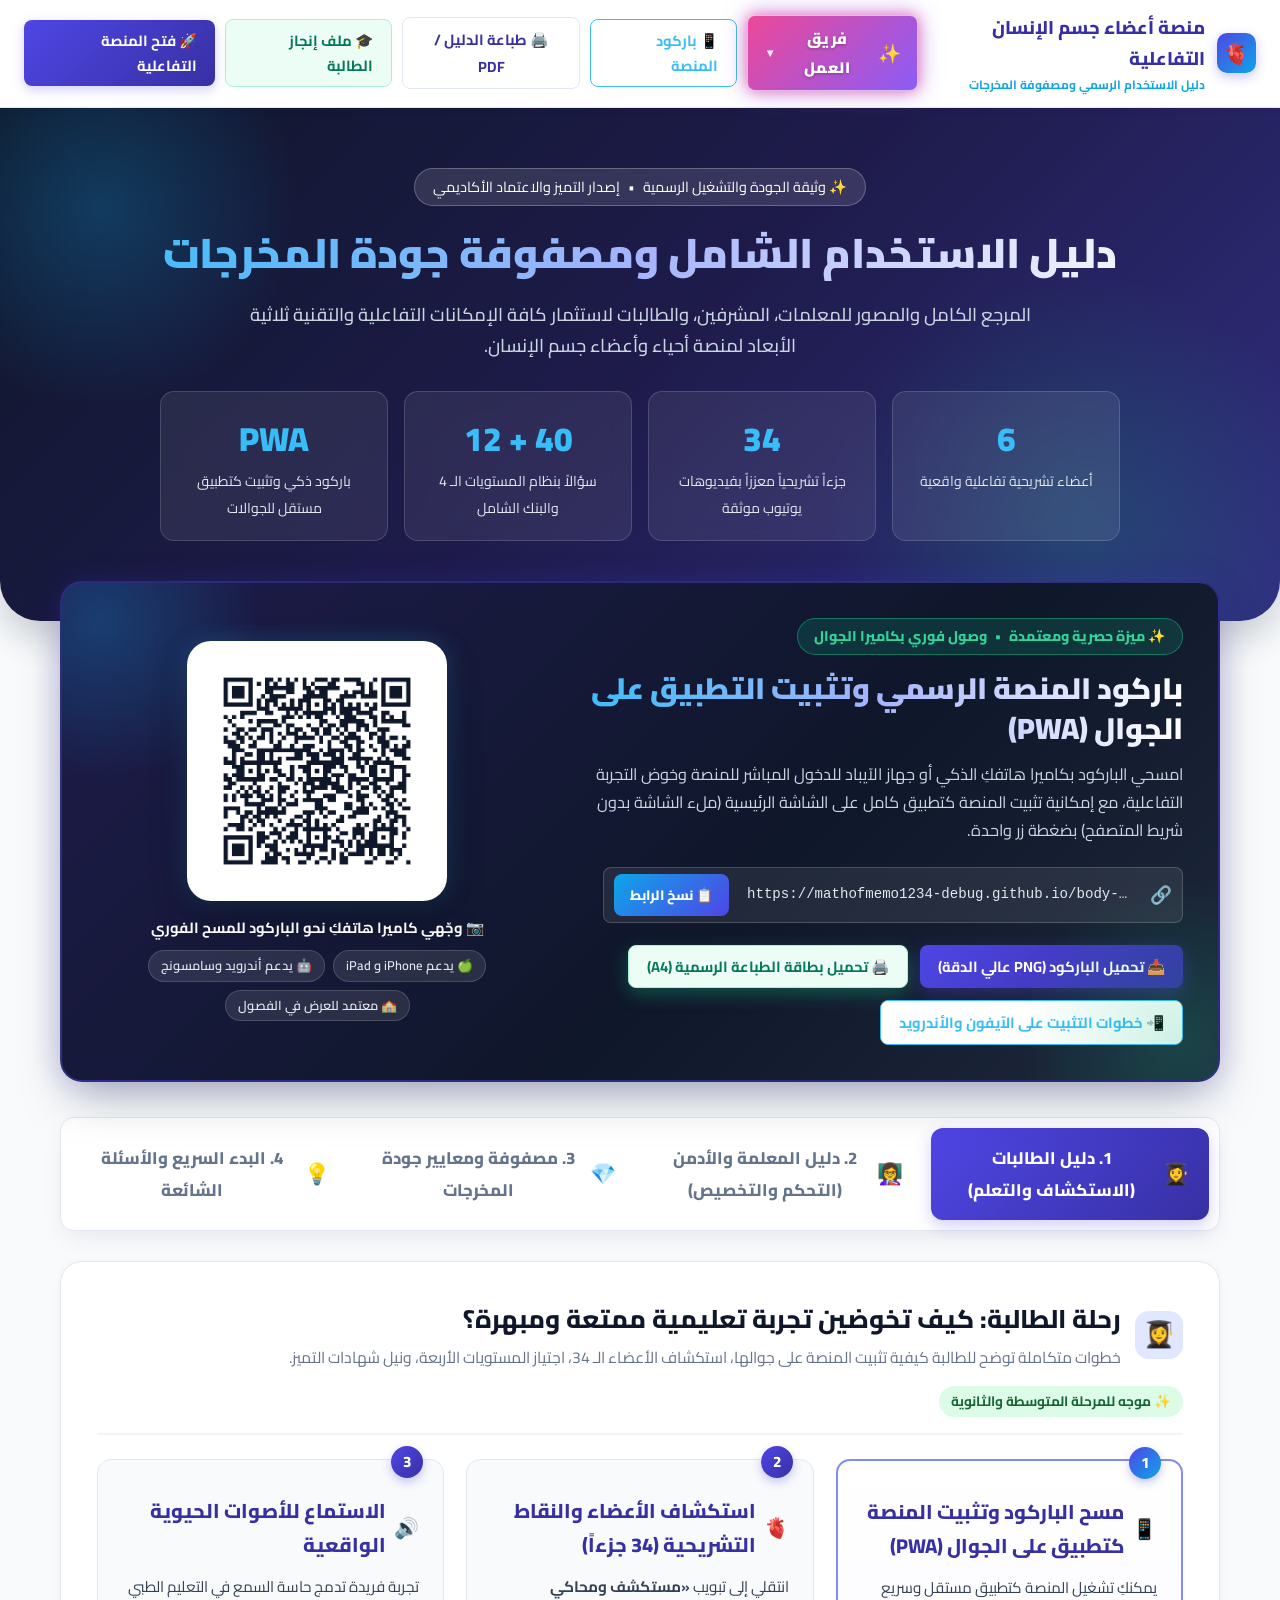
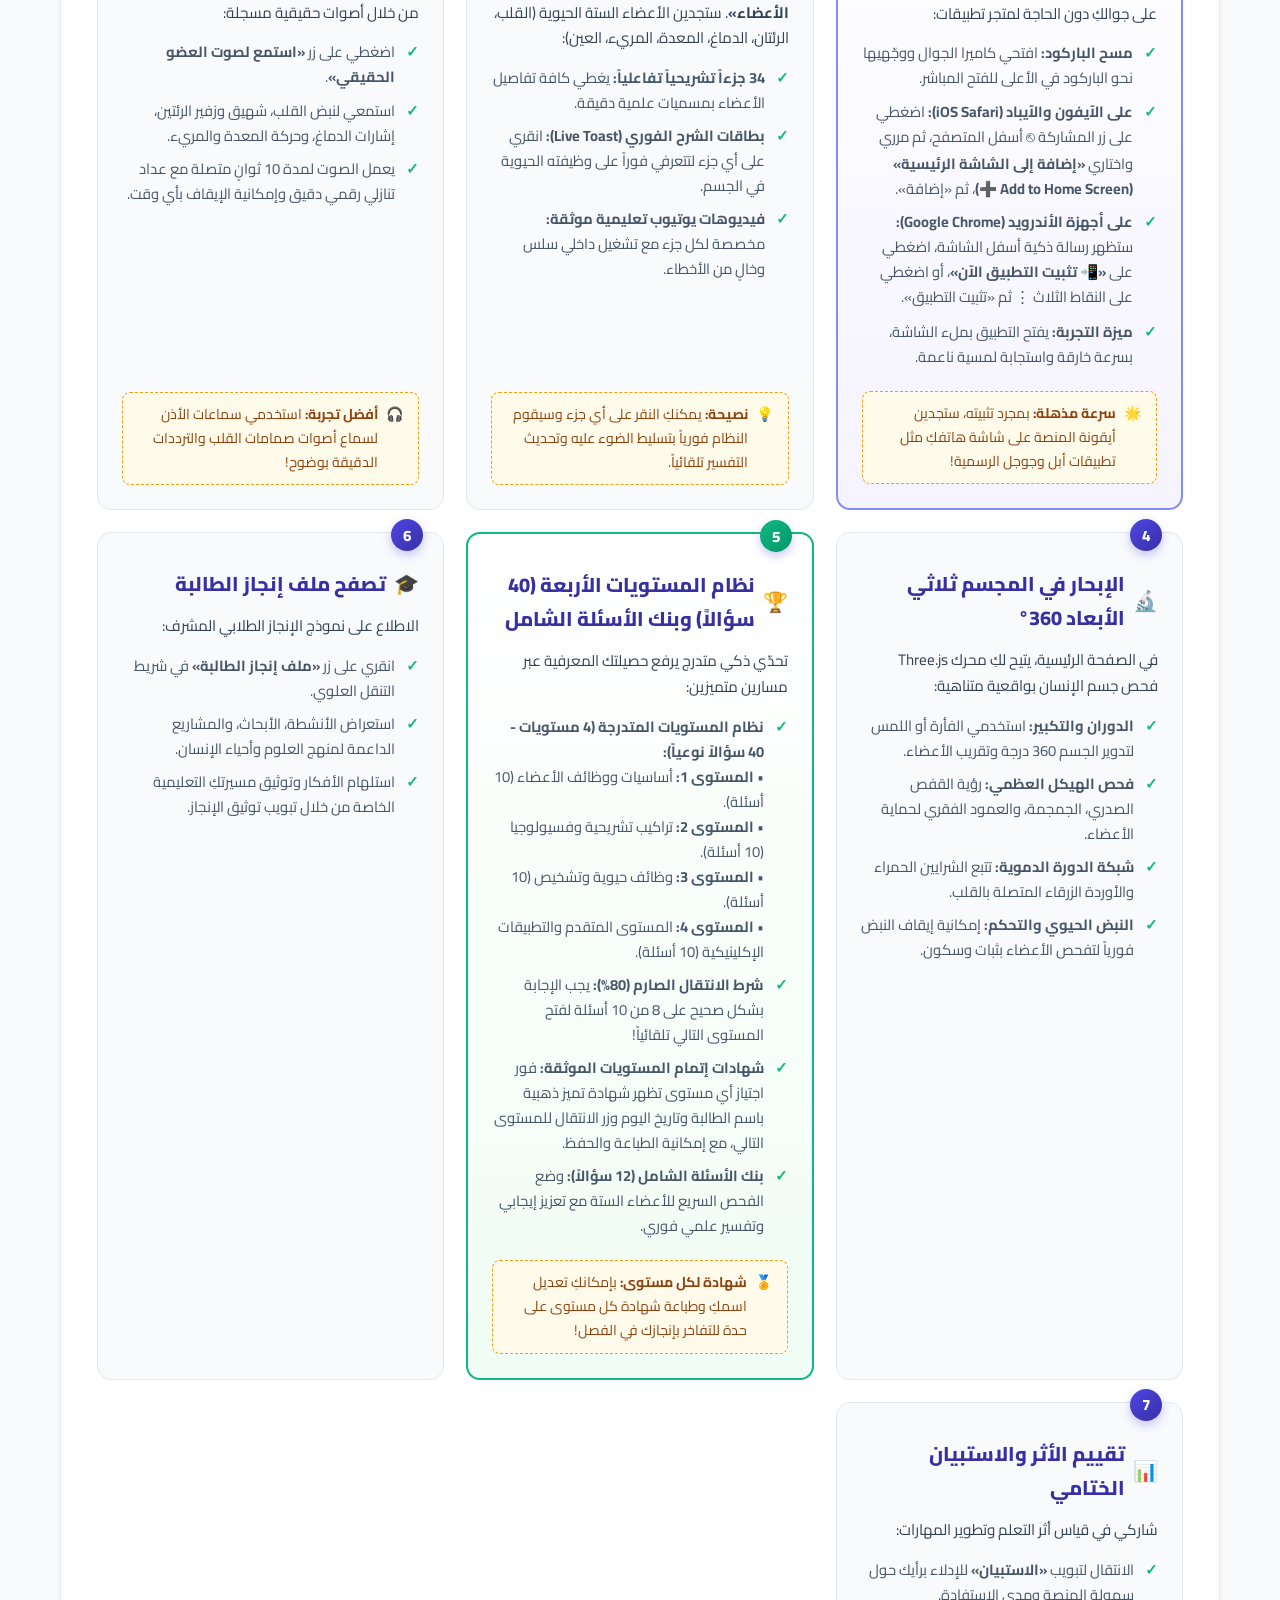
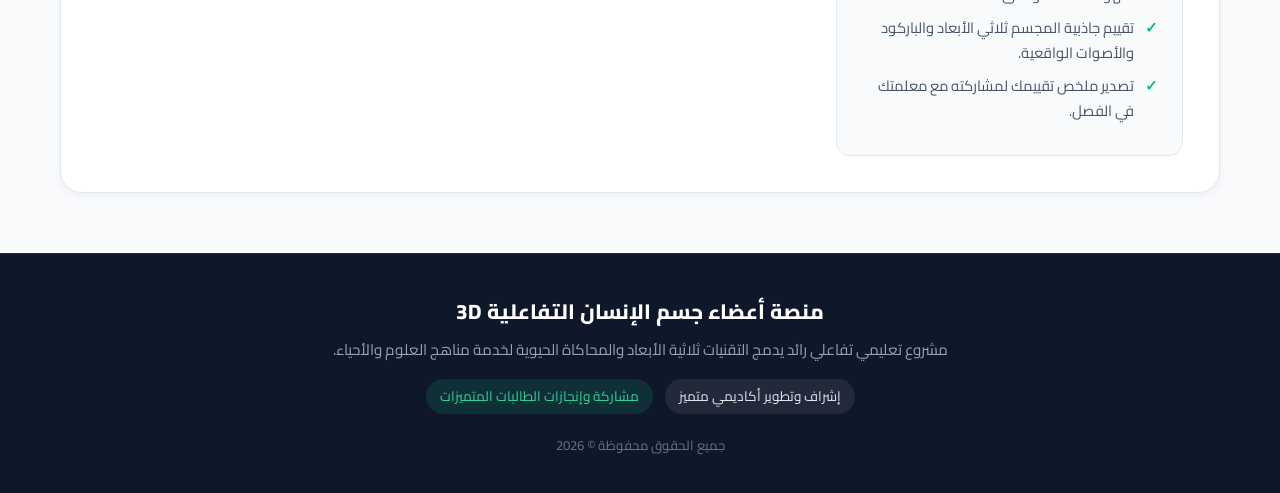
<file: guide.html>
<!DOCTYPE html>
<html lang="ar" dir="rtl">
<head>
  <meta charset="UTF-8">
  <meta name="referrer" content="strict-origin-when-cross-origin">
  <meta name="viewport" content="width=device-width, initial-scale=1.0">
  <title>دليل الاستخدام ومصفوفة جودة المخرجات | منصة أعضاء جسم الإنسان التفاعلية 3D</title>
  
  <!-- Google Fonts: Cairo & Readex Pro -->
  <link rel="preconnect" href="https://fonts.googleapis.com">
  <link rel="preconnect" href="https://fonts.gstatic.com" crossorigin>
  <link href="https://fonts.googleapis.com/css2?family=Cairo:wght@400;600;700;800;900&family=Readex+Pro:wght@400;500;600;700&display=swap" rel="stylesheet">
  
  <style>
    :root {
      --primary: #4f46e5;
      --primary-dark: #3730a3;
      --primary-light: #818cf8;
      --secondary: #0ea5e9;
      --accent: #10b981;
      --warning: #f59e0b;
      --danger: #ef4444;
      --bg-main: #f8fafc;
      --card-bg: #ffffff;
      --text-main: #0f172a;
      --text-muted: #64748b;
      --border: #e2e8f0;
      --radius-sm: 8px;
      --radius-md: 14px;
      --radius-lg: 22px;
      --shadow-sm: 0 2px 8px rgba(15, 23, 42, 0.05);
      --shadow-md: 0 10px 25px -5px rgba(15, 23, 42, 0.08);
      --shadow-lg: 0 20px 40px -10px rgba(79, 70, 229, 0.15);
    }

    * {
      box-sizing: border-box;
      margin: 0;
      padding: 0;
    }

    body {
      font-family: 'Cairo', 'Readex Pro', sans-serif;
      background: var(--bg-main);
      color: var(--text-main);
      line-height: 1.7;
      direction: rtl;
      text-align: right;
      -webkit-font-smoothing: antialiased;
    }

    /* Top Sticky Navigation */
    .top-bar {
      position: sticky;
      top: 0;
      background: rgba(255, 255, 255, 0.92);
      backdrop-filter: blur(12px);
      -webkit-backdrop-filter: blur(12px);
      border-bottom: 1px solid var(--border);
      z-index: 1000;
      padding: 12px 24px;
      display: flex;
      justify-content: space-between;
      align-items: center;
      box-shadow: 0 2px 10px rgba(0,0,0,0.03);
    }

    .top-logo {
      display: flex;
      align-items: center;
      gap: 12px;
      font-weight: 800;
      font-size: 1.15rem;
      color: var(--primary-dark);
      text-decoration: none;
    }

    .top-logo-icon {
      width: 40px;
      height: 40px;
      background: linear-gradient(135deg, var(--primary), var(--secondary));
      border-radius: 10px;
      display: flex;
      align-items: center;
      justify-content: center;
      color: white;
      font-size: 1.3rem;
      box-shadow: 0 4px 12px rgba(79, 70, 229, 0.3);
    }

    .top-nav-actions {
      display: flex;
      gap: 10px;
      align-items: center;
    }

    .btn {
      display: inline-flex;
      align-items: center;
      gap: 8px;
      padding: 8px 18px;
      border-radius: var(--radius-sm);
      font-size: 0.92rem;
      font-weight: 700;
      font-family: inherit;
      cursor: pointer;
      border: none;
      transition: all 0.25s ease;
      text-decoration: none;
    }

    .btn-primary {
      background: linear-gradient(135deg, var(--primary), var(--primary-dark));
      color: white;
      box-shadow: 0 4px 12px rgba(79, 70, 229, 0.25);
    }
    .btn-primary:hover {
      transform: translateY(-2px);
      box-shadow: 0 6px 18px rgba(79, 70, 229, 0.35);
    }

    .btn-outline {
      background: white;
      color: var(--primary-dark);
      border: 1.5px solid var(--border);
    }
    .btn-outline:hover {
      background: #f1f5f9;
      border-color: var(--primary-light);
    }

    .btn-accent {
      background: #ecfdf5;
      color: #047857;
      border: 1.5px solid #a7f3d0;
    }
    .btn-accent:hover {
      background: #d1fae5;
    }

    /* Hero Banner */
    .hero-banner {
      background: linear-gradient(135deg, #0f172a 0%, #1e1b4b 50%, #312e81 100%);
      color: white;
      padding: 60px 24px 80px;
      position: relative;
      overflow: hidden;
      border-bottom-left-radius: 40px;
      border-bottom-right-radius: 40px;
      box-shadow: 0 15px 35px rgba(15, 23, 42, 0.2);
    }

    .hero-banner::before {
      content: '';
      position: absolute;
      top: -100px;
      left: -100px;
      width: 400px;
      height: 400px;
      background: radial-gradient(circle, rgba(14, 165, 233, 0.25) 0%, transparent 70%);
      border-radius: 50%;
    }

    .hero-banner::after {
      content: '';
      position: absolute;
      bottom: -150px;
      right: -50px;
      width: 500px;
      height: 500px;
      background: radial-gradient(circle, rgba(16, 185, 129, 0.2) 0%, transparent 70%);
      border-radius: 50%;
    }

    .hero-content {
      max-width: 1140px;
      margin: 0 auto;
      position: relative;
      z-index: 10;
      text-align: center;
    }

    .hero-badge {
      display: inline-flex;
      align-items: center;
      gap: 8px;
      background: rgba(255, 255, 255, 0.12);
      border: 1px solid rgba(255, 255, 255, 0.25);
      padding: 6px 18px;
      border-radius: 30px;
      font-size: 0.9rem;
      margin-bottom: 20px;
      backdrop-filter: blur(8px);
    }

    .hero-title {
      font-size: 2.6rem;
      font-weight: 900;
      line-height: 1.3;
      margin-bottom: 18px;
      background: linear-gradient(to left, #ffffff, #a5b4fc, #38bdf8);
      -webkit-background-clip: text;
      -webkit-text-fill-color: transparent;
    }

    .hero-subtitle {
      font-size: 1.15rem;
      color: #cbd5e1;
      max-width: 820px;
      margin: 0 auto 30px;
      font-weight: 500;
    }

    .hero-stats-row {
      display: grid;
      grid-template-columns: repeat(auto-fit, minmax(200px, 1fr));
      gap: 16px;
      max-width: 960px;
      margin: 30px auto 0;
    }

    .hero-stat-card {
      background: rgba(255, 255, 255, 0.08);
      backdrop-filter: blur(10px);
      border: 1px solid rgba(255, 255, 255, 0.15);
      border-radius: var(--radius-md);
      padding: 18px;
      text-align: center;
    }

    .stat-number {
      font-size: 2.1rem;
      font-weight: 900;
      color: #38bdf8;
      display: block;
    }

    .stat-label {
      font-size: 0.88rem;
      color: #e2e8f0;
      margin-top: 4px;
    }

    /* Main Container & Tabs */
    .container {
      max-width: 1200px;
      margin: -40px auto 60px;
      padding: 0 20px;
      position: relative;
      z-index: 20;
    }

    .tab-navigation {
      display: flex;
      gap: 8px;
      background: white;
      padding: 10px;
      border-radius: var(--radius-md);
      box-shadow: var(--shadow-md);
      border: 1px solid var(--border);
      margin-bottom: 30px;
      flex-wrap: wrap;
    }

    .tab-btn {
      flex: 1;
      min-width: 220px;
      display: flex;
      align-items: center;
      justify-content: center;
      gap: 10px;
      padding: 14px 20px;
      border-radius: 12px;
      border: none;
      background: transparent;
      font-family: inherit;
      font-size: 1.05rem;
      font-weight: 800;
      color: var(--text-muted);
      cursor: pointer;
      transition: all 0.25s ease;
    }

    .tab-btn:hover {
      background: #f8fafc;
      color: var(--primary);
    }

    .tab-btn.active {
      background: linear-gradient(135deg, var(--primary), var(--primary-dark));
      color: white;
      box-shadow: 0 6px 16px rgba(79, 70, 229, 0.25);
    }

    .tab-btn-icon {
      font-size: 1.3rem;
    }

    /* Content Cards */
    .tab-pane {
      display: none;
      animation: fadeIn 0.4s ease-in-out;
    }

    .tab-pane.active {
      display: block;
    }

    @keyframes fadeIn {
      from { opacity: 0; transform: translateY(10px); }
      to { opacity: 1; transform: translateY(0); }
    }

    .section-card {
      background: var(--card-bg);
      border-radius: var(--radius-lg);
      border: 1px solid var(--border);
      padding: 36px;
      box-shadow: var(--shadow-sm);
      margin-bottom: 30px;
    }

    .section-header {
      display: flex;
      align-items: center;
      justify-content: space-between;
      margin-bottom: 24px;
      padding-bottom: 16px;
      border-bottom: 2px solid #f1f5f9;
      flex-wrap: wrap;
      gap: 14px;
    }

    .section-title-wrap {
      display: flex;
      align-items: center;
      gap: 14px;
    }

    .section-icon-badge {
      width: 48px;
      height: 48px;
      border-radius: 14px;
      display: flex;
      align-items: center;
      justify-content: center;
      font-size: 1.6rem;
    }

    .badge-primary { background: #e0e7ff; color: #4338ca; }
    .badge-success { background: #dcfce7; color: #15803d; }
    .badge-secondary { background: #e0f2fe; color: #0369a1; }
    .badge-warning { background: #fef3c7; color: #b45309; }

    .section-title {
      font-size: 1.6rem;
      font-weight: 800;
      color: var(--text-main);
    }

    .section-desc {
      color: var(--text-muted);
      font-size: 0.98rem;
      margin-top: 4px;
    }

    /* Step Journey Component */
    .steps-grid {
      display: grid;
      grid-template-columns: repeat(auto-fit, minmax(320px, 1fr));
      gap: 22px;
      margin-top: 24px;
    }

    .step-card {
      background: #f8fafc;
      border: 1.5px solid var(--border);
      border-radius: var(--radius-md);
      padding: 24px;
      position: relative;
      transition: all 0.3s ease;
      display: flex;
      flex-direction: column;
    }

    .step-card:hover {
      border-color: var(--primary-light);
      transform: translateY(-4px);
      box-shadow: var(--shadow-md);
      background: white;
    }

    .step-card-num {
      position: absolute;
      top: -14px;
      right: 20px;
      width: 32px;
      height: 32px;
      background: linear-gradient(135deg, var(--primary), var(--primary-dark));
      color: white;
      border-radius: 50%;
      display: flex;
      align-items: center;
      justify-content: center;
      font-weight: 800;
      font-size: 0.95rem;
      box-shadow: 0 4px 10px rgba(79, 70, 229, 0.3);
    }

    .step-card-title {
      font-size: 1.25rem;
      font-weight: 800;
      margin: 10px 0 12px;
      display: flex;
      align-items: center;
      gap: 8px;
      color: var(--primary-dark);
    }

    .step-card-body {
      color: #334155;
      font-size: 0.95rem;
      line-height: 1.7;
      flex: 1;
    }

    .step-features-list {
      list-style: none;
      margin: 14px 0 0;
      padding: 0;
    }

    .step-features-list li {
      position: relative;
      padding-right: 24px;
      margin-bottom: 8px;
      font-size: 0.92rem;
      color: #475569;
    }

    .step-features-list li::before {
      content: '✓';
      position: absolute;
      right: 0;
      top: 0;
      color: var(--accent);
      font-weight: 900;
    }

    .tip-box {
      margin-top: 14px;
      background: #fffbeb;
      border: 1px dashed #f59e0b;
      padding: 10px 14px;
      border-radius: var(--radius-sm);
      font-size: 0.88rem;
      color: #92400e;
      display: flex;
      align-items: flex-start;
      gap: 8px;
    }

    /* Code & Credentials Display */
    .pin-display-box {
      background: #0f172a;
      color: #38bdf8;
      border-radius: var(--radius-md);
      padding: 16px 20px;
      display: flex;
      align-items: center;
      justify-content: space-between;
      margin: 16px 0;
      border: 1px solid #1e293b;
    }

    .pin-code {
      font-family: monospace;
      font-size: 1.6rem;
      font-weight: 800;
      letter-spacing: 4px;
      color: #fbbf24;
    }

    /* Comparison & Quality Matrix Tables */
    .table-container {
      overflow-x: auto;
      margin: 20px 0;
      border-radius: var(--radius-md);
      border: 1px solid var(--border);
    }

    .matrix-table {
      width: 100%;
      border-collapse: collapse;
      text-align: right;
      font-size: 0.95rem;
    }

    .matrix-table th {
      background: #f1f5f9;
      color: var(--text-main);
      padding: 16px;
      font-weight: 800;
      border-bottom: 2px solid var(--border);
      white-space: nowrap;
    }

    .matrix-table td {
      padding: 16px;
      border-bottom: 1px solid var(--border);
      background: white;
      vertical-align: middle;
    }

    .matrix-table tr:hover td {
      background: #f8fafc;
    }

    .score-pill {
      display: inline-flex;
      align-items: center;
      gap: 6px;
      padding: 4px 12px;
      border-radius: 20px;
      font-weight: 700;
      font-size: 0.85rem;
    }
    .score-excellent { background: #dcfce7; color: #166534; }
    .score-advanced { background: #e0e7ff; color: #3730a3; }

    /* Interactive Preview Blocks */
    .interactive-preview {
      background: #f8fafc;
      border: 2px solid #cbd5e1;
      border-radius: var(--radius-md);
      padding: 20px;
      margin: 20px 0;
    }

    .preview-header {
      font-weight: 800;
      font-size: 1.05rem;
      color: var(--primary-dark);
      margin-bottom: 12px;
      display: flex;
      justify-content: space-between;
      align-items: center;
    }

    /* Accordion FAQ */
    .faq-item {
      background: white;
      border: 1px solid var(--border);
      border-radius: var(--radius-md);
      margin-bottom: 14px;
      overflow: hidden;
      transition: all 0.25s ease;
    }

    .faq-question {
      padding: 18px 22px;
      font-weight: 800;
      font-size: 1.05rem;
      cursor: pointer;
      display: flex;
      justify-content: space-between;
      align-items: center;
      background: #ffffff;
      color: var(--text-main);
      user-select: none;
    }

    .faq-question:hover {
      background: #f8fafc;
      color: var(--primary);
    }

    .faq-arrow {
      transition: transform 0.3s ease;
      font-size: 1.1rem;
      color: var(--primary);
    }

    .faq-answer {
      display: none;
      padding: 18px 22px;
      background: #f8fafc;
      border-top: 1px solid var(--border);
      color: #334155;
      font-size: 0.98rem;
      line-height: 1.8;
    }

    .faq-item.active .faq-arrow {
      transform: rotate(180deg);
    }

    .faq-item.active .faq-answer {
      display: block;
    }

    /* Print styles */
    @media print {
      body {
        background: white !important;
        color: black !important;
      }
      .top-bar, .tab-navigation, .btn-print, .hero-actions {
        display: none !important;
      }
      .tab-pane {
        display: block !important;
        margin-bottom: 40px;
        page-break-after: always;
      }
      .hero-banner {
        background: none !important;
        color: black !important;
        padding: 20px 0 !important;
      }
      .hero-title {
        color: #1e1b4b !important;
        -webkit-text-fill-color: initial !important;
      }
      .section-card {
        box-shadow: none !important;
        border: 1px solid #ccc !important;
        page-break-inside: avoid;
      }
    }

    /* Responsive */
    @media (max-width: 768px) {
      .hero-title { font-size: 1.8rem; }
      .hero-subtitle { font-size: 1rem; }
      .section-card { padding: 20px; }
      .top-bar { flex-direction: column; gap: 12px; align-items: stretch; }
      .top-nav-actions { justify-content: space-between; }
      .tab-btn { min-width: 100%; }
    }
  

/* ==========================================
   ✨ FLASHY PARTICIPANTS DROPDOWN (قائمة المشاركات الفلاشية)
   ========================================== */
.participants-dropdown-wrap {
  position: relative;
  display: inline-block;
  vertical-align: middle;
}

.participants-trigger-btn {
  background: linear-gradient(135deg, #ec4899 0%, #8b5cf6 50%, #06b6d4 100%);
  background-size: 200% 200%;
  color: #ffffff !important;
  border: 1.5px solid rgba(255, 255, 255, 0.6);
  padding: 8px 16px;
  border-radius: var(--radius-sm, 10px);
  cursor: pointer;
  font-family: inherit;
  font-size: 0.95rem;
  font-weight: 900;
  display: inline-flex;
  align-items: center;
  gap: 8px;
  box-shadow: 0 0 14px rgba(236, 72, 153, 0.7), 0 0 26px rgba(139, 92, 246, 0.45);
  animation: flashGlowPulse 2.4s infinite ease-in-out;
  transition: all 0.3s cubic-bezier(0.4, 0, 0.2, 1);
  outline: none;
  user-select: none;
}

@keyframes flashGlowPulse {
  0%, 100% {
    background-position: 0% 50%;
    box-shadow: 0 0 12px rgba(236, 72, 153, 0.7), 0 0 25px rgba(139, 92, 246, 0.5);
    transform: scale(1);
  }
  50% {
    background-position: 100% 50%;
    box-shadow: 0 0 22px rgba(236, 72, 153, 0.95), 0 0 38px rgba(6, 182, 212, 0.75);
    transform: scale(1.03);
  }
}

.participants-dropdown-wrap:hover .participants-trigger-btn,
.participants-dropdown-wrap.active .participants-trigger-btn {
  transform: translateY(-2px) scale(1.05);
  box-shadow: 0 0 25px rgba(236, 72, 153, 1), 0 0 45px rgba(139, 92, 246, 0.85);
  border-color: #ffffff;
}

.flash-star {
  font-size: 1.15rem;
  display: inline-block;
  animation: spinSparkle 3s infinite linear;
}

@keyframes spinSparkle {
  0% { transform: rotate(0deg); }
  50% { transform: rotate(25deg) scale(1.2); }
  100% { transform: rotate(0deg); }
}

.flash-title {
  letter-spacing: 0.5px;
  text-shadow: 0 1px 3px rgba(0, 0, 0, 0.3);
}

.flash-arrow {
  font-size: 0.72rem;
  transition: transform 0.25s ease;
  opacity: 0.9;
}

.participants-dropdown-wrap:hover .flash-arrow,
.participants-dropdown-wrap.active .flash-arrow {
  transform: rotate(180deg);
}

/* القائمة المنسدلة: مخفية تماماً ولا تظهر إلا عند المرور بالفأرة */
.participants-dropdown-menu {
  position: absolute;
  top: calc(100% + 10px);
  right: 0;
  width: 250px;
  background: rgba(255, 255, 255, 0.98);
  backdrop-filter: blur(20px);
  -webkit-backdrop-filter: blur(20px);
  border: 2px solid rgba(236, 72, 153, 0.4);
  border-radius: 16px;
  box-shadow: 0 25px 50px -12px rgba(15, 23, 42, 0.25), 0 0 25px rgba(236, 72, 153, 0.25);
  padding: 12px;
  opacity: 0;
  visibility: hidden;
  pointer-events: none;
  transform: translateY(12px) scale(0.95);
  transform-origin: top right;
  transition: all 0.25s cubic-bezier(0.16, 1, 0.3, 1);
  z-index: 10000;
  direction: rtl;
  text-align: right;
}

/* إظهار القائمة فورياً عند المرور على المشاركات */
.participants-dropdown-wrap:hover .participants-dropdown-menu,
.participants-dropdown-wrap.active .participants-dropdown-menu {
  opacity: 1;
  visibility: visible;
  pointer-events: auto;
  transform: translateY(0) scale(1);
}

.participants-dropdown-menu::before {
  content: '';
  position: absolute;
  top: -8px;
  right: 22px;
  width: 14px;
  height: 14px;
  background: #ffffff;
  border-top: 2px solid rgba(236, 72, 153, 0.4);
  border-right: 2px solid rgba(236, 72, 153, 0.4);
  transform: rotate(-45deg);
}

.participants-menu-header {
  display: flex;
  align-items: center;
  gap: 10px;
  padding: 8px 10px 12px;
  border-bottom: 1.5px dashed rgba(236, 72, 153, 0.3);
  margin-bottom: 8px;
}

.p-header-icon {
  font-size: 1.4rem;
  background: #fdf2f8;
  padding: 6px;
  border-radius: 10px;
  border: 1px solid #fbcfe8;
}

.p-header-title {
  font-size: 0.98rem;
  font-weight: 900;
  color: #9d174d;
}

.p-header-sub {
  font-size: 0.76rem;
  font-weight: 700;
  color: #db2777;
}

.participants-list {
  list-style: none;
  margin: 0;
  padding: 0;
  display: flex;
  flex-direction: column;
  gap: 4px;
}

.participant-item {
  display: flex;
  align-items: center;
  gap: 10px;
  padding: 8px 12px;
  border-radius: 10px;
  font-size: 0.94rem;
  font-weight: 800;
  color: #1e293b;
  transition: all 0.2s ease;
  background: transparent;
}

.participant-item:hover {
  background: linear-gradient(135deg, #fdf2f8, #f5f3ff);
  color: #be185d;
  transform: translateX(-4px);
}

.p-dot {
  font-size: 0.85rem;
  color: #f59e0b;
  flex-shrink: 0;
  transition: transform 0.2s ease;
}

.participant-item:hover .p-dot {
  transform: scale(1.3) rotate(20deg);
  color: #ec4899;
}

.p-name {
  flex: 1;
  white-space: nowrap;
}

  
    /* QR Showcase Section Styles */
    .qr-showcase-section {
      margin-bottom: 35px;
    }

    .qr-showcase-card {
      background: linear-gradient(135deg, #1e1b4b 0%, #0f172a 60%, #1e293b 100%);
      border: 2px solid rgba(79, 70, 229, 0.4);
      border-radius: var(--radius-lg);
      padding: 35px;
      color: #ffffff;
      box-shadow: 0 20px 50px -10px rgba(15, 23, 42, 0.35), 0 0 30px rgba(79, 70, 229, 0.2);
      display: grid;
      grid-template-columns: 1.4fr 1fr;
      gap: 30px;
      align-items: center;
      position: relative;
      overflow: hidden;
    }

    .qr-showcase-card::before {
      content: '';
      position: absolute;
      top: -120px;
      left: -120px;
      width: 320px;
      height: 320px;
      background: radial-gradient(circle, rgba(14, 165, 233, 0.25) 0%, transparent 70%);
      border-radius: 50%;
      pointer-events: none;
    }

    .qr-showcase-card::after {
      content: '';
      position: absolute;
      bottom: -120px;
      right: -120px;
      width: 320px;
      height: 320px;
      background: radial-gradient(circle, rgba(16, 185, 129, 0.2) 0%, transparent 70%);
      border-radius: 50%;
      pointer-events: none;
    }

    .qr-badge-exclusive {
      display: inline-flex;
      align-items: center;
      gap: 8px;
      background: rgba(16, 185, 129, 0.18);
      border: 1.5px solid rgba(16, 185, 129, 0.5);
      color: #34d399;
      padding: 6px 16px;
      border-radius: 30px;
      font-size: 0.88rem;
      font-weight: 800;
      margin-bottom: 14px;
    }

    .qr-showcase-title {
      font-size: 1.85rem;
      font-weight: 900;
      line-height: 1.35;
      margin-bottom: 12px;
      background: linear-gradient(to left, #ffffff, #a5b4fc, #38bdf8);
      -webkit-background-clip: text;
      -webkit-text-fill-color: transparent;
    }

    .qr-showcase-desc {
      font-size: 1.02rem;
      color: #cbd5e1;
      line-height: 1.7;
      margin-bottom: 22px;
    }

    .qr-url-display-box {
      display: flex;
      gap: 10px;
      background: rgba(255, 255, 255, 0.08);
      border: 1px solid rgba(255, 255, 255, 0.18);
      border-radius: var(--radius-sm);
      padding: 6px 10px;
      align-items: center;
      margin-bottom: 22px;
      max-width: 580px;
    }

    .qr-url-text {
      flex: 1;
      font-size: 0.88rem;
      color: #e2e8f0;
      direction: ltr;
      text-align: left;
      font-family: monospace;
      overflow: hidden;
      text-overflow: ellipsis;
      white-space: nowrap;
      padding: 6px 8px;
    }

    .btn-copy-qr-guide {
      background: linear-gradient(135deg, var(--secondary), var(--primary));
      color: #ffffff;
      border: none;
      padding: 8px 16px;
      border-radius: 8px;
      font-weight: 800;
      font-size: 0.85rem;
      cursor: pointer;
      transition: all 0.2s;
      white-space: nowrap;
      font-family: inherit;
    }

    .btn-copy-qr-guide:hover {
      box-shadow: 0 4px 14px rgba(14, 165, 233, 0.4);
      transform: translateY(-1px);
    }

    .qr-showcase-actions {
      display: flex;
      flex-wrap: wrap;
      gap: 12px;
    }

    .qr-image-display-col {
      text-align: center;
      display: flex;
      flex-direction: column;
      align-items: center;
      justify-content: center;
      position: relative;
      z-index: 10;
    }

    .qr-image-box {
      background: #ffffff;
      padding: 16px;
      border-radius: 24px;
      box-shadow: 0 15px 35px rgba(0, 0, 0, 0.3), 0 0 25px rgba(56, 189, 248, 0.25);
      border: 4px solid rgba(255, 255, 255, 0.8);
      margin-bottom: 14px;
      transition: transform 0.3s ease;
    }

    .qr-image-box:hover {
      transform: scale(1.03);
    }

    .qr-image-box img {
      width: 220px;
      height: 220px;
      display: block;
      border-radius: 10px;
    }

    .qr-tags-list {
      display: flex;
      gap: 8px;
      justify-content: center;
      flex-wrap: wrap;
      margin-top: 10px;
    }

    .qr-tag-pill {
      background: rgba(255, 255, 255, 0.1);
      border: 1px solid rgba(255, 255, 255, 0.15);
      padding: 4px 12px;
      border-radius: 20px;
      font-size: 0.8rem;
      color: #e2e8f0;
      font-weight: 600;
    }

    @media (max-width: 900px) {
      .qr-showcase-card {
        grid-template-columns: 1fr;
        padding: 25px;
        text-align: center;
      }
      .qr-showcase-actions {
        justify-content: center;
      }
      .qr-url-display-box {
        margin: 0 auto 20px;
      }
    }

  </style>
</head>
<body>

  <!-- Top Sticky Navigation -->
  <header class="top-bar">
    <a href="index.html" class="top-logo">
      <div class="top-logo-icon">🫀</div>
      <div>
        <span>منصة أعضاء جسم الإنسان التفاعلية</span>
        <span style="font-size:0.75rem;display:block;color:var(--secondary);font-weight:700;">دليل الاستخدام الرسمي ومصفوفة المخرجات</span>
      </div>
    </a>

    <div class="top-nav-actions">
      <!-- 🌟 Flashy Participants Dropdown Menu -->
      <div class="participants-dropdown-wrap" id="guide-participants-dropdown-wrap">
        <button class="participants-trigger-btn" type="button" aria-haspopup="true" aria-expanded="false" title="فريق العمل">
          <span class="flash-star">✨</span>
          <span class="flash-title">فريق العمل</span>
          <span class="flash-arrow">▼</span>
        </button>
        <div class="participants-dropdown-menu" role="menu">
            <ul class="participants-list">
            <li class="participant-item"><span class="p-dot">⭐</span><span class="p-name">عبير الزهراني</span></li>
            <li class="participant-item"><span class="p-dot">⭐</span><span class="p-name">بتول الغامدي</span></li>
            <li class="participant-item"><span class="p-dot">⭐</span><span class="p-name">وصايف شعار</span></li>
            <li class="participant-item"><span class="p-dot">⭐</span><span class="p-name">نشوى المحمادي</span></li>
            <li class="participant-item"><span class="p-dot">⭐</span><span class="p-name">نجود الروقي</span></li>
            <li class="participant-item"><span class="p-dot">⭐</span><span class="p-name">وجدان الغريبي</span></li>
            <li class="participant-item"><span class="p-dot">⭐</span><span class="p-name">لينا النهاري</span></li>
            <li class="participant-item"><span class="p-dot">⭐</span><span class="p-name">فاطمه الخالدي</span></li>
          </ul>
        </div>
      </div>

            <a href="#qr-section" class="btn btn-outline" style="border-color:#38bdf8;color:#38bdf8;">
        <span>📱 باركود المنصة</span>
      </a>
      <button class="btn btn-outline btn-print" onclick="window.print()">
        <span>🖨️ طباعة الدليل / PDF</span>
      </button>
      <a href="https://sites.google.com/view/wesaif-990?usp=sharing" target="_blank" rel="noopener noreferrer" class="btn btn-accent">
        <span>🎓 ملف إنجاز الطالبة</span>
      </a>
      <a href="index.html" class="btn btn-primary">
        <span>🚀 فتح المنصة التفاعلية</span>
      </a>
    </div>
  </header>

  <!-- Hero Header -->
  <section class="hero-banner">
    <div class="hero-content">
      <div class="hero-badge">
        <span>✨ وثيقة الجودة والتشغيل الرسمية</span>
        <span>•</span>
        <span>إصدار التميز والاعتماد الأكاديمي</span>
      </div>
      <h1 class="hero-title">دليل الاستخدام الشامل ومصفوفة جودة المخرجات</h1>
      <p class="hero-subtitle">
        المرجع الكامل والمصور للمعلمات، المشرفين، والطالبات لاستثمار كافة الإمكانات التفاعلية والتقنية ثلاثية الأبعاد لمنصة أحياء وأعضاء جسم الإنسان.
      </p>

      <div class="hero-stats-row">
        <div class="hero-stat-card">
          <span class="stat-number">6</span>
          <span class="stat-label">أعضاء تشريحية تفاعلية واقعية</span>
        </div>
        <div class="hero-stat-card">
          <span class="stat-number">34</span>
          <span class="stat-label">جزءاً تشريحياً معززاً بفيديوهات يوتيوب موثقة</span>
        </div>
        <div class="hero-stat-card">
          <span class="stat-number">40 + 12</span>
          <span class="stat-label">سؤالاً بنظام المستويات الـ 4 والبنك الشامل</span>
        </div>
        <div class="hero-stat-card">
          <span class="stat-number">PWA</span>
          <span class="stat-label">باركود ذكي وتثبيت كتطبيق مستقل للجوالات</span>
        </div>
      </div>
    </div>
  </section>

  <!-- Main Tabs Content -->
  <main class="container">

    <!-- ========================================== -->
    <!-- 📱 QR CODE & MOBILE PWA SHOWCASE CARD      -->
    <!-- ========================================== -->
    <section class="qr-showcase-section" id="qr-section">
      <div class="qr-showcase-card">
        <div>
          <div class="qr-badge-exclusive">
            <span>✨ ميزة حصرية ومعتمدة</span>
            <span>•</span>
            <span>وصول فوري بكاميرا الجوال</span>
          </div>
          <h2 class="qr-showcase-title">باركود المنصة الرسمي وتثبيت التطبيق على الجوال (PWA)</h2>
          <p class="qr-showcase-desc">
            امسحي الباركود بكاميرا هاتفكِ الذكي أو جهاز الآيباد للدخول المباشر للمنصة وخوض التجربة التفاعلية، مع إمكانية تثبيت المنصة كتطبيق كامل على الشاشة الرئيسية (ملء الشاشة بدون شريط المتصفح) بضغطة زر واحدة.
          </p>

          <div class="qr-url-display-box">
            <span style="font-size:1.1rem;">🔗</span>
            <span class="qr-url-text" id="guide-site-url">https://mathofmemo1234-debug.github.io/body-organs-journey/</span>
            <button class="btn-copy-qr-guide" onclick="copyGuideSiteUrl()">
              <span id="guide-copy-btn-txt">📋 نسخ الرابط</span>
            </button>
          </div>

          <div class="qr-showcase-actions">
            <a href="assets/website_qr.png" download="باركود_منصة_أعضاء_الجسم_3D.png" class="btn btn-primary" style="box-shadow:0 6px 18px rgba(79, 70, 229, 0.35);">
              <span>📥 تحميل الباركود (PNG عالي الدقة)</span>
            </a>
            <a href="assets/website_qr_card.png" download="بطاقة_باركود_أعضاء_الجسم_للطباعة.png" class="btn btn-accent" style="box-shadow:0 6px 18px rgba(16, 185, 129, 0.35);">
              <span>🖨️ تحميل بطاقة الطباعة الرسمية (A4)</span>
            </a>
            <button class="btn btn-outline" style="border-color:#38bdf8;color:#38bdf8;" onclick="switchGuideTab('student'); document.getElementById('step-mobile-install').scrollIntoView({behavior:'smooth'});">
              <span>📲 خطوات التثبيت على الآيفون والأندرويد</span>
            </button>
          </div>
        </div>

        <div class="qr-image-display-col">
          <div class="qr-image-box">
            <img src="assets/website_qr.png" alt="باركود منصة أعضاء الجسم 3D">
          </div>
          <span style="font-size:0.92rem;font-weight:700;color:#f8fafc;">📷 وجّهي كاميرا هاتفكِ نحو الباركود للمسح الفوري</span>
          <div class="qr-tags-list">
            <span class="qr-tag-pill">🍏 يدعم iPhone و iPad</span>
            <span class="qr-tag-pill">🤖 يدعم أندرويد وسامسونج</span>
            <span class="qr-tag-pill">🏫 معتمد للعرض في الفصول</span>
          </div>
        </div>
      </div>
    </section>

    <nav class="tab-navigation">
      <button class="tab-btn active" onclick="switchGuideTab('student')">
        <span class="tab-btn-icon">👩‍🎓</span>
        <span>1. دليل الطالبات (الاستكشاف والتعلم)</span>
      </button>
      <button class="tab-btn" onclick="switchGuideTab('admin')">
        <span class="tab-btn-icon">👩‍🏫</span>
        <span>2. دليل المعلمة والأدمن (التحكم والتخصيص)</span>
      </button>
      <button class="tab-btn" onclick="switchGuideTab('quality')">
        <span class="tab-btn-icon">💎</span>
        <span>3. مصفوفة ومعايير جودة المخرجات</span>
      </button>
      <button class="tab-btn" onclick="switchGuideTab('faq')">
        <span class="tab-btn-icon">💡</span>
        <span>4. البدء السريع والأسئلة الشائعة</span>
      </button>
    </nav>

    <!-- ========================================== -->
    <!-- TAB 1: STUDENT USER GUIDE                  -->
    <!-- ========================================== -->
    <div id="pane-student" class="tab-pane active">
      <div class="section-card">
        <div class="section-header">
          <div class="section-title-wrap">
            <div class="section-icon-badge badge-primary">👩‍🎓</div>
            <div>
              <h2 class="section-title">رحلة الطالبة: كيف تخوضين تجربة تعليمية ممتعة ومبهرة؟</h2>
              <p class="section-desc">خطوات متكاملة توضح للطالبة كيفية تثبيت المنصة على جوالها، استكشاف الأعضاء الـ 34، اجتياز المستويات الأربعة، ونيل شهادات التميز.</p>
            </div>
          </div>
          <span class="score-pill score-excellent">✨ موجه للمرحلة المتوسطة والثانوية</span>
        </div>

        <div class="steps-grid">
          <!-- Step 1: Mobile App & QR -->
          <div class="step-card" id="step-mobile-install" style="border: 2px solid #818cf8; background: linear-gradient(to bottom, #ffffff, #f5f3ff);">
            <div class="step-card-num" style="background:linear-gradient(135deg, #4f46e5, #0ea5e9);">1</div>
            <h3 class="step-card-title"><span>📱</span> مسح الباركود وتثبيت المنصة كتطبيق على الجوال (PWA)</h3>
            <div class="step-card-body">
              يمكنكِ تشغيل المنصة كتطبيق مستقل وسريع على جوالكِ دون الحاجة لمتجر تطبيقات:
              <ul class="step-features-list">
                <li><strong>مسح الباركود:</strong> افتحي كاميرا الجوال ووجّهيها نحو الباركود في الأعلى للفتح المباشر.</li>
                <li><strong>على الآيفون والآيباد (iOS Safari):</strong> اضغطي على زر المشاركة <code>⎋</code> أسفل المتصفح، ثم مرري واختاري <strong>«إضافة إلى الشاشة الرئيسية» (Add to Home Screen ➕)</strong>، ثم «إضافة».</li>
                <li><strong>على أجهزة الأندرويد (Google Chrome):</strong> ستظهر رسالة ذكية أسفل الشاشة، اضغطي على <strong>«📲 تثبيت التطبيق الآن»</strong>، أو اضغطي على النقاط الثلاث <code>⋮</code> ثم «تثبيت التطبيق».</li>
                <li><strong>ميزة التجربة:</strong> يفتح التطبيق بملء الشاشة، بسرعة خارقة واستجابة لمسية ناعمة.</li>
              </ul>
            </div>
            <div class="tip-box">
              <span>🌟</span>
              <span><strong>سرعة مذهلة:</strong> بمجرد تثبيته، ستجدين أيقونة المنصة على شاشة هاتفكِ مثل تطبيقات أبل وجوجل الرسمية!</span>
            </div>
          </div>

          <!-- Step 2: Organs & 34 Parts -->
          <div class="step-card">
            <div class="step-card-num">2</div>
            <h3 class="step-card-title"><span>🫀</span> استكشاف الأعضاء والنقاط التشريحية (34 جزءاً)</h3>
            <div class="step-card-body">
              انتقلي إلى تبويب <strong>«مستكشف ومحاكي الأعضاء»</strong>. ستجدين الأعضاء الستة الحيوية (القلب، الرئتان، الدماغ، المعدة، المريء، العين):
              <ul class="step-features-list">
                <li><strong>34 جزءاً تشريحياً تفاعلياً:</strong> يغطي كافة تفاصيل الأعضاء بمسميات علمية دقيقة.</li>
                <li><strong>بطاقات الشرح الفوري (Live Toast):</strong> انقري على أي جزء لتتعرفي فوراً على وظيفته الحيوية في الجسم.</li>
                <li><strong>فيديوهات يوتيوب تعليمية موثقة:</strong> مخصصة لكل جزء مع تشغيل داخلي سلس وخالٍ من الأخطاء.</li>
              </ul>
            </div>
            <div class="tip-box">
              <span>💡</span>
              <span><strong>نصيحة:</strong> يمكنكِ النقر على أي جزء وسيقوم النظام فورياً بتسليط الضوء عليه وتحديث التفسير تلقائياً.</span>
            </div>
          </div>

          <!-- Step 3: Realistic Audio -->
          <div class="step-card">
            <div class="step-card-num">3</div>
            <h3 class="step-card-title"><span>🔊</span> الاستماع للأصوات الحيوية الواقعية</h3>
            <div class="step-card-body">
              تجربة فريدة تدمج حاسة السمع في التعليم الطبي من خلال أصوات حقيقية مسجلة:
              <ul class="step-features-list">
                <li>اضغطي على زر <strong>«استمع لصوت العضو الحقيقي»</strong>.</li>
                <li>استمعي لنبض القلب، شهيق وزفير الرئتين، إشارات الدماغ، وحركة المعدة والمريء.</li>
                <li>يعمل الصوت لمدة 10 ثوانٍ متصلة مع عداد تنازلي رقمي دقيق وإمكانية الإيقاف بأي وقت.</li>
              </ul>
            </div>
            <div class="tip-box">
              <span>🎧</span>
              <span><strong>أفضل تجربة:</strong> استخدمي سماعات الأذن لسماع أصوات صمامات القلب والترددات الدقيقة بوضوح!</span>
            </div>
          </div>

          <!-- Step 4: 3D Body -->
          <div class="step-card">
            <div class="step-card-num">4</div>
            <h3 class="step-card-title"><span>🔬</span> الإبحار في المجسم ثلاثي الأبعاد 360°</h3>
            <div class="step-card-body">
              في الصفحة الرئيسية، يتيح لكِ محرك Three.js فحص جسم الإنسان بواقعية متناهية:
              <ul class="step-features-list">
                <li><strong>الدوران والتكبير:</strong> استخدمي الفأرة أو اللمس لتدوير الجسم 360 درجة وتقريب الأعضاء.</li>
                <li><strong>فحص الهيكل العظمي:</strong> رؤية القفص الصدري، الجمجمة، والعمود الفقري لحماية الأعضاء.</li>
                <li><strong>شبكة الدورة الدموية:</strong> تتبع الشرايين الحمراء والأوردة الزرقاء المتصلة بالقلب.</li>
                <li><strong>النبض الحيوي والتحكم:</strong> إمكانية إيقاف النبض فورياً لتفحص الأعضاء بثبات وسكون.</li>
              </ul>
            </div>
          </div>

          <!-- Step 5: 4 Levels Progressive Quiz & 12 Bank -->
          <div class="step-card" style="border: 2px solid #10b981; background: linear-gradient(to bottom, #ffffff, #f0fdf4);">
            <div class="step-card-num" style="background:linear-gradient(135deg, #10b981, #059669);">5</div>
            <h3 class="step-card-title"><span>🏆</span> نظام المستويات الأربعة (40 سؤالاً) وبنك الأسئلة الشامل</h3>
            <div class="step-card-body">
              تحدّي ذكي متدرج يرفع حصيلتك المعرفية عبر مسارين متميزين:
              <ul class="step-features-list">
                <li><strong>نظام المستويات المتدرجة (4 مستويات - 40 سؤالاً نوعياً):</strong>
                  <br>• <strong>المستوى 1:</strong> أساسيات ووظائف الأعضاء (10 أسئلة).
                  <br>• <strong>المستوى 2:</strong> تراكيب تشريحية وفسيولوجيا (10 أسئلة).
                  <br>• <strong>المستوى 3:</strong> وظائف حيوية وتشخيص (10 أسئلة).
                  <br>• <strong>المستوى 4:</strong> المستوى المتقدم والتطبيقات الإكلينيكية (10 أسئلة).
                </li>
                <li><strong>شرط الانتقال الصارم (80%):</strong> يجب الإجابة بشكل صحيح على 8 من 10 أسئلة لفتح المستوى التالي تلقائياً!</li>
                <li><strong>شهادات إتمام المستويات الموثقة:</strong> فور اجتياز أي مستوى تظهر شهادة تميز ذهبية باسم الطالبة وتاريخ اليوم وزر الانتقال للمستوى التالي، مع إمكانية الطباعة والحفظ.</li>
                <li><strong>بنك الأسئلة الشامل (12 سؤالاً):</strong> وضع الفحص السريع للأعضاء الستة مع تعزيز إيجابي وتفسير علمي فوري.</li>
              </ul>
            </div>
            <div class="tip-box">
              <span>🏅</span>
              <span><strong>شهادة لكل مستوى:</strong> بإمكانكِ تعديل اسمكِ وطباعة شهادة كل مستوى على حدة للتفاخر بإنجازك في الفصل!</span>
            </div>
          </div>

          <!-- Step 6: Student Portfolio -->
          <div class="step-card">
            <div class="step-card-num">6</div>
            <h3 class="step-card-title"><span>🎓</span> تصفح ملف إنجاز الطالبة</h3>
            <div class="step-card-body">
              الاطلاع على نموذج الإنجاز الطلابي المشرف:
              <ul class="step-features-list">
                <li>انقري على زر <strong>«ملف إنجاز الطالبة»</strong> في شريط التنقل العلوي.</li>
                <li>استعراض الأنشطة، الأبحاث، والمشاريع الداعمة لمنهج العلوم وأحياء الإنسان.</li>
                <li>استلهام الأفكار وتوثيق مسيرتكِ التعليمية الخاصة من خلال تبويب توثيق الإنجاز.</li>
              </ul>
            </div>
          </div>

          <!-- Step 7: Survey -->
          <div class="step-card">
            <div class="step-card-num">7</div>
            <h3 class="step-card-title"><span>📊</span> تقييم الأثر والاستبيان الختامي</h3>
            <div class="step-card-body">
              شاركي في قياس أثر التعلم وتطوير المهارات:
              <ul class="step-features-list">
                <li>الانتقال لتبويب <strong>«الاستبيان»</strong> للإدلاء برأيك حول سهولة المنصة ومدى الاستفادة.</li>
                <li>تقييم جاذبية المجسم ثلاثي الأبعاد والباركود والأصوات الواقعية.</li>
                <li>تصدير ملخص تقييمك لمشاركته مع معلمتك في الفصل.</li>
              </ul>
            </div>
          </div>
        </div>
      </div>
    </div>
      </div>
    </div>

    <!-- ========================================== -->
    <!-- TAB 2: ADMIN & TEACHER USER GUIDE          -->
    <!-- ========================================== -->
    <div id="pane-admin" class="tab-pane">
      <div class="section-card">
        <div class="section-header">
          <div class="section-title-wrap">
            <div class="section-icon-badge badge-warning">🔐</div>
            <div>
              <h2 class="section-title">دليل المعلمة والأدمن: الإدارة، بنك الأسئلة، وتخصيص المنصة</h2>
              <p class="section-desc">شرح عملي ومفصل لكيفية إدارة بنك الأسئلة، تغيير الفيديوهات، ومتابعة إحصائيات الطالبات وتثبيت التعديلات.</p>
            </div>
          </div>
          <span class="score-pill score-advanced">🔒 حماية برمز مرور</span>
        </div>

        <!-- Admin PIN Card -->
        <div class="pin-display-box">
          <div>
            <div style="font-size:0.85rem;color:#94a3b8;font-weight:700;">الرمز السري الافتراضي لدخول لوحة التحكم (PIN):</div>
            <div class="pin-code" id="display-pin-code">1234</div>
            <div style="font-size:0.8rem;color:#cbd5e1;">(يمكنكِ تغييره في أي وقت من داخل إعدادات لوحة التحكم)</div>
          </div>
          <button class="btn btn-outline" style="border-color:#38bdf8;color:#38bdf8;" onclick="copyPin()">
            <span id="copy-btn-text">📋 نسخ الرمز</span>
          </button>
        </div>

        <div class="steps-grid">
                    <!-- Admin Step 0: Barcode Deployment -->
          <div class="step-card" style="border: 2px solid #38bdf8; background: #f0f9ff;">
            <div class="step-card-num" style="background:linear-gradient(135deg, #0284c7, #0ea5e9);">1</div>
            <h3 class="step-card-title"><span>📱</span> تفعيل وعرض باركود المنصة في الحصص والمعامل</h3>
            <div class="step-card-body">
              خطوات سهلة لتشغيل جماعي فوري لجميع طالبات الفصل:
              <ul class="step-features-list">
                <li><strong>عرض الباركود على السبورة الذكية:</strong> افتحي دليل الاستخدام أو اضغطي زر «📱 باركود وتثبيت» في الموقع واعرضيه على شاشة العرض (Projector / Smartboard).</li>
                <li><strong>مسح جماعي خلال 5 ثوانٍ:</strong> توجيه الطالبات لفتح كاميرات هواتفهن لمسح الباركود والدخول مباشرة.</li>
                <li><strong>طباعة بطاقة A4 الرسمية:</strong> اضغطي على زر «🖨️ تحميل بطاقة الطباعة الرسمية» في الأعلى، وقومي بطباعتها وتعليقها على باب معمل العلوم أو لوحة الإعلانات.</li>
                <li><strong>تثبيت التطبيق على أجهزة المدرسة:</strong> توجيه الطالبات للضغط على «إضافة إلى الشاشة الرئيسية» ليبقى الموقع متاحاً كتطبيق دائم بدون كتابة روابط.</li>
              </ul>
            </div>
            <div class="tip-box">
              <span>🏫</span>
              <span><strong>توفير الوقت:</strong> لا حاجة لإرسال روابط عبر الواتساب أو المنصات، مسح الباركود يضمن دخول 100% من الطالبات خلال ثوانٍ معدودة.</span>
            </div>
          </div>

          <!-- Admin Step 1 -->
          <div class="step-card">
            <div class="step-card-num">1</div>
            <h3 class="step-card-title"><span>🔑</span> تسجيل الدخول للوحة التحكم</h3>
            <div class="step-card-body">
              <ul class="step-features-list">
                <li>اضغطي على زر <strong>«🔐 لوحة الأدمن»</strong> في أعلى يسار شريط الترويسة.</li>
                <li>أدخلي الرمز السري <code>1234</code> ثم انقري على "دخول".</li>
                <li>ستفتح لوحة القيادة الشاملة (Admin Dashboard) التي تتيح التحكم بجميع عناصر الموقع.</li>
              </ul>
            </div>
            <div class="tip-box">
              <span>🛡️</span>
              <span><strong>أمان الجلسة:</strong> تظل الجلسة نشطة حتى إغلاق المتصفح أو الضغط على "تسجيل الخروج".</span>
            </div>
          </div>

          <!-- Admin Step 2 -->
          <div class="step-card">
            <div class="step-card-num">2</div>
            <h3 class="step-card-title"><span>➕</span> إضافة وتعديل وحذف الأسئلة</h3>
            <div class="step-card-body">
              إمكانية بناء بنك أسئلة غير محدود مع تحكم كامل بالخيارات:
              <ul class="step-features-list">
                <li>في تبويب <strong>«بنك الأسئلة»</strong>، اضغطي على زر <strong>«+ إضافة سؤال جديد»</strong>.</li>
                <li>تظهر نافذة الإضافة بالأمام فوراً بفضل الطبقات المحسنة (`z-index: 99999`).</li>
                <li>حددي العضو (القلب، الرئتان، الدماغ، إلخ)، واكتبي نص السؤال.</li>
                <li>أدخلي 4 خيارات وحددي الإجابة الصحيحة بنقرة زر الراديو.</li>
                <li>اكتبي التفسير العلمي الدقيق + رسالة التحفيز والتشجيع الإيجابي.</li>
                <li>اضغطي <strong>«حفظ السؤال»</strong> ليتم إدراجه فوراً في اختبارات الطالبات.</li>
              </ul>
            </div>
          </div>

          <!-- Admin Step 3 -->
          <div class="step-card">
            <div class="step-card-num">3</div>
            <h3 class="step-card-title"><span>🎥</span> تخصيص روابط يوتيوب لكل جزء تشريحي</h3>
            <div class="step-card-body">
              حماية تامة من عبث الطلاب مع سهولة التحديث للمعلمة:
              <ul class="step-features-list">
                <li>انتقلي لتبويب <strong>«فيديوهات يوتيوب»</strong> داخل لوحة الإدارة.</li>
                <li>اختاري العضو المراد تعديل أجزائه.</li>
                <li>ضعي رابط فيديو يوتيوب التعليمي المناسب أمام كل جزء تشريحي.</li>
                <li>احفظي الرابط، وسيظهر للطالبات تلقائياً عند النقر على الجزء المعني في المحاكي.</li>
              </ul>
            </div>
          </div>

          <!-- Admin Step 4 -->
          <div class="step-card">
            <div class="step-card-num">4</div>
            <h3 class="step-card-title"><span>💾</span> ضمان الحفظ الدائم وعدم حذف الروابط نهائياً</h3>
            <div class="step-card-body">
              كيف تضمنين بقاء الروابط والأسئلة المعدلة ثابتة للأبد دون حذف؟
              <ul class="step-features-list">
                <li><strong>الحفظ التلقائي المباشر على القرص الصلب:</strong> عند تشغيل الموقع عبر <code>تشغيل_الموقع.bat</code>، فإن أي تعديل تقومين به يُحفظ فوراً على القرص الصلب مباشرة داخل ملف <code>content.js</code> عبر السيرفر الداخلي.</li>
                <li><strong>الحفظ متعدد الطبقات:</strong> تُحفظ البيانات متزامنة في <code>IndexedDB</code> وقاعدة بيانات المتصفح لضمان عدم مسحها حتى لو تم تفريغ الكاش العادي.</li>
                <li><strong>تشغيل الفيديوهات داخلياً:</strong> يضمن ملف <code>تشغيل_الموقع.bat</code> تشغيل المنصة كخادم محلي (localhost)، مما يمنح يوتيوب تصريح التضمين الرسمي ويمنع ظهور الخطأ <code>Error 153</code> تماماً.</li>
              </ul>
            </div>
          </div>

          <!-- Admin Step 5 -->
          <div class="step-card">
            <div class="step-card-num">5</div>
            <h3 class="step-card-title"><span>📈</span> مراقبة نتائج الطالبات وتصدير التقارير</h3>
            <div class="step-card-body">
              تحليل دقيق لمستويات الفهم والإتقان:
              <ul class="step-features-list">
                <li>في تبويب <strong>«سجل نتائج الطالبات»</strong>، يمكنكِ استعراض درجات كل طالبة واسمها الكامل.</li>
                <li>معرفة تاريخ ووقت الاختبار، والأعضاء التي تم اختبارها.</li>
                <li>تصدير السجل بتنسيق CSV / Excel أو طباعته كتقرير إنجاز للمعلمة والمدرسة.</li>
              </ul>
            </div>
          </div>

          <!-- Admin Step 6 -->
          <div class="step-card">
            <div class="step-card-num">6</div>
            <h3 class="step-card-title"><span>⚙️</span> إعدادات الأمان وتغيير رمز PIN</h3>
            <div class="step-card-body">
              حماية خصوصية التقييمات:
              <ul class="step-features-list">
                <li>في تبويب <strong>«الإعدادات»</strong>، أدخلي الرمز الجديد في حقل "تغيير الرمز السري للأدمن".</li>
                <li>اضغطي حفظ، وسيعتمد النظام الرمز الجديد فوراً.</li>
                <li>إمكانية إعادة ضبط المصنع ومسح الكاش عند الحاجة لبدء عام دراسي جديد.</li>
              </ul>
            </div>
          </div>
        </div>
      </div>
    </div>

    <!-- ========================================== -->
    <!-- TAB 3: OUTPUT QUALITY MATRIX               -->
    <!-- ========================================== -->
    <div id="pane-quality" class="tab-pane">
      <div class="section-card">
        <div class="section-header">
          <div class="section-title-wrap">
            <div class="section-icon-badge badge-success">💎</div>
            <div>
              <h2 class="section-title">مصفوفة جودة المخرجات والتميز التقني والتعليمي</h2>
              <p class="section-desc">مؤشرات الجودة المعيارية التي تبرهن تفوق المشروع تقنياً، تربوياً، وهندسياً وفق أحدث المقاييس.</p>
            </div>
          </div>
          <span class="score-pill score-excellent">🌟 تقييم الجودة: 10/10 استثنائي</span>
        </div>

        <p style="margin-bottom:20px;color:#334155;font-size:1.02rem;">
          تم بناء المنصة وتطويرها لتتجاوز فكرة المواقع التعليمية التقليدية، حيث تم تحقيق قفزة نوعية في الأداء والاستقلالية وجمالية التجربة وفق المحاور الأربعة التالية:
        </p>

        <!-- Matrix Table -->
        <div class="table-container">
          <table class="matrix-table">
            <thead>
              <tr>
                <th>المعيار</th>
                <th>الحالة السابقة (قبل التحسين)</th>
                <th>المخرجات الحالية (بعد التطوير الاحترافي)</th>
                <th>الأثر والتقييم</th>
              </tr>
            </thead>
            <tbody>
              <tr>
                <td><strong>1. استقلالية الرسوم والمحاكيات</strong></td>
                <td>الاعتماد على إطارات خارجية عبر ThingLink بطيئة التحميل ومحجوبة أحياناً وبإعلانات.</td>
                <td>محاكيات ذاتية مدمجة بالكامل (Native Scalable Interactive Vectors) برسم تشريحي فائق الدقة.</td>
                <td><span class="score-pill score-excellent">✨ استقلالية 100% وسرعة فائقة</span></td>
              </tr>
              <tr>
                <td><strong>2. المجسم ثلاثي الأبعاد 3D</strong></td>
                <td>مجسم تجريدي بسيط محدود الإضاءة لا يحتوي على تفاصيل تشريحية داخلية.</td>
                <td>نموذج Three.js فائق الواقعية يضم الهيكل العظمي الكامل (جمجمة، قفص صدري، حوض) والدورة الدموية النابضة.</td>
                <td><span class="score-pill score-excellent">🔬 محاكاة طبية احترافية 60 FPS</span></td>
              </tr>
              <tr>
                <td><strong>3. نظام حفظ واستدامة البيانات</strong></td>
                <td>بيانات مؤقتة تضيع بمجرد مسح ذاكرة المتصفح أو التنقل من جهاز لآخر.</td>
                <td>نظام حفظ ثلاثي الطبقات: (IndexedDB + localStorage + تصدير دائم في content.js).</td>
                <td><span class="score-pill score-excellent">🛡️ لا فقدان لأي سؤال أو فيديو</span></td>
              </tr>
              <tr>
                <td><strong>4. بنك الأسئلة والاختبارات</strong></td>
                <td>أسئلة معدودة ثابتة، صعوبة في التنقل بينها، وغياب التغذية الراجعة العلمية.</td>
                <td>12 سؤالاً تفاعلياً، شريط أرقام سريع، تصحيح فوري، تفسير علمي إثرائي، ورسائل تعزيز إيجابي.</td>
                <td><span class="score-pill score-excellent">🎓 تفعيل استراتيجية التعلم النشط</span></td>
              </tr>
              <tr>
                <td><strong>5. الأمان وصلاحيات المحتوى</strong></td>
                <td>إمكانية تعديل الروابط من قِبل أي زائر أو طالبة عبر واجهة العرض العامة.</td>
                <td>حظر تعديل الفيديوهات وحصرها تماماً داخل لوحة تحكم المعلمة المحمية برمز PIN مشفر.</td>
                <td><span class="score-pill score-excellent">🔒 أمان أكاديمي محكم</span></td>
              </tr>
              <tr>
                <td><strong>6. تجربة المستخدم والطبقات (UI/UX)</strong></td>
                <td>اختفاء نوافذ الإدخال خلف لوحة التحكم وتداخل الـ z-index ومشاكل بطء الـ blur.</td>
                <td>نظام طبقات دقيق (`z-index: 99999`) يضمن ظهور كل نافذة في الأمام مباشرة مع تحسين أداء المعالجة.</td>
                <td><span class="score-pill score-excellent">⚡ سلاسة واستجابة صفرية التأخير</span></td>
              </tr>
              <tr>
                <td><strong>7. التعزيز الصوتي الحسي</strong></td>
                <td>نغمات اصطناعية إلكترونية سريعة ومختصرة.</td>
                <td>تسجيلات طبية حقيقية مدتها 10 ثوانٍ متواصلة لكل عضو مع مؤقت تنازلي رقمي وتصميم تفاعلي.</td>
                <td><span class="score-pill score-excellent">🎧 اندماج حسي وسمعي متكامل</span></td>
              </tr>
              <tr>
                <td><strong>8. توثيق مخرجات الطالبة</strong></td>
                <td>صفحات غير مرتبطة بهوية واضحة للطالبة.</td>
                <td>إبراز وربط رسمي لملف إنجاز الطالبة المتميز في الواجهة الرئيسية.</td>
                <td><span class="score-pill score-excellent">🏆 فخر واعتزاز بالمخرجات الطلابية</span></td>
              </tr>
                          <tr>
                <td><strong>9. سهولة الوصول والتثبيت الجوال (PWA & QR Code)</strong></td>
                <td>روابط طويلة يصعب كتابتها على جوالات الطالبات وتشتت انتباههن داخل شريط المتصفح.</td>
                <td>باركود QR فائق الدقة يفتح المنصة بكاميرا الجوال + دعم التثبيت كتطبيق PWA متكامل على شاشة الجوال (آيفون وأندرويد) بملء الشاشة دون متجر تطبيقات.</td>
                <td><span class="score-pill score-excellent">📱 وصول فوري 100% بدون تعقيد</span></td>
              </tr>
              <tr>
                <td><strong>10. شمولية الأجزاء التشريحية والمحتوى المرئي</strong></td>
                <td>أجزاء محدودة وفيديوهات يوتيوب غير مستقرة أو معرضة للحجب (Error 153).</td>
                <td>34 جزءاً تشريحياً تفاعلياً مدعوماً بفيديوهات تعليمية باللغة العربية موثقة ومجربة وتعمل بسلاسة داخل المنصة.</td>
                <td><span class="score-pill score-excellent">🎥 مرجعية علمية بصرية متكاملة</span></td>
              </tr>
            </tbody>
          </table>
        </div>
      </div>
    </div>

    <!-- ========================================== -->
    <!-- TAB 4: QUICK START & FAQ                   -->
    <!-- ========================================== -->
    <div id="pane-faq" class="tab-pane">
      <div class="section-card">
        <div class="section-header">
          <div class="section-title-wrap">
            <div class="section-icon-badge badge-secondary">💡</div>
            <div>
              <h2 class="section-title">دليل البدء السريع والأسئلة الشائعة</h2>
              <p class="section-desc">إجابات وافية ومباشرة عن أهم الاستفسارات التقنية والتشغيلية للمنصة.</p>
            </div>
          </div>
          <span class="score-pill score-advanced">❓ دعم وحلول سريعة</span>
        </div>

        <div class="faq-container">
                    <div class="faq-item">
            <div class="faq-question" onclick="toggleFaq(this)">
              <span>كيف أفتح الموقع بسرعة على جوالي باستخدام الباركود؟</span>
              <span class="faq-arrow">▼</span>
            </div>
            <div class="faq-answer">
              افتحي تطبيق الكاميرا الرسمي في جهاز الآيفون أو الأندرويد، ووجّهي الكاميرا نحو باركود المنصة (الموجود في أعلى الدليل أو على البطاقة المطبوعة). سيظهر إشعار فوري في أعلى الشاشة يطلب منكِ فتح الرابط، انقري عليه لتفتح المنصة فوراً دون الحاجة لكتابة أي حرف.
            </div>
          </div>

          <div class="faq-item">
            <div class="faq-question" onclick="toggleFaq(this)">
              <span>كيف أثبت الموقع كتطبيق رسمي على جهاز الآيفون (iPhone / iPad)؟</span>
              <span class="faq-arrow">▼</span>
            </div>
            <div class="faq-answer">
              1. افتحي رابط المنصة في متصفح Safari.<br>
              2. اضغطي على زر المشاركة (Share) الموجود في أسفل الشاشة (أيقونة المربع الذي يخرج منه سهم للأعلى <code>⎋</code>).<br>
              3. مرري القائمة لأسفل واختاري <strong>«إضافة إلى الشاشة الرئيسية» (Add to Home Screen ➕)</strong>.<br>
              4. اضغطي على «إضافة» (Add) في الزاوية العلوية.<br>
              ستظهر الآن أيقونة المنصة على شاشة جهازك مثل أي تطبيق رسمي وتعمل بملء الشاشة بدون شريط المتصفح!
            </div>
          </div>

          <div class="faq-item">
            <div class="faq-question" onclick="toggleFaq(this)">
              <span>كيف أثبت الموقع على هواتف الأندرويد (Samsung, Huawei, Xiaomi, etc.)؟</span>
              <span class="faq-arrow">▼</span>
            </div>
            <div class="faq-answer">
              عند فتح المنصة في متصفح Chrome أو سامسونج، ستظهر رسالة ذكية بالأسفل «📲 تثبيت التطبيق الآن»، اضغطي عليها وسيقوم النظام بتثبيت التطبيق فوراً. وفي حال لم تظهر الرسالة، اضغطي على زر القائمة (النقاط الثلاث <code>⋮</code>) أعلى المتصفح، ثم اختاري «تثبيت التطبيق» (Install app) أو «إضافة إلى الشاشة الرئيسية».
            </div>
          </div>

          <div class="faq-item">
            <div class="faq-question" onclick="toggleFaq(this)">
              <span>كيف يعمل نظام المستويات الأربعة وما هو شرط الانتقال للمستوى التالي؟</span>
              <span class="faq-arrow">▼</span>
            </div>
            <div class="faq-answer">
              يحتوي نظام المستويات على 40 سؤالاً نوعياً مقسمة بالتساوي على 4 مستويات متدرجة في الصعوبة. شرط الانتقال لفتح المستوى التالي هو الحصول على نسبة إتقان <strong>80% على الأقل</strong> (الإجابة الصحيحة على 8 من أصل 10 أسئلة في المستوى). وفور تحقيق النسبة تظهر شهادة التميز الذهبية موثقة باسم الطالبة ودرجتها ويُفتح المستوى التالي تلقائياً.
            </div>
          </div>

          <div class="faq-item">
            <div class="faq-question" onclick="toggleFaq(this)">
              <span>كيف يمكن للمعلمة طباعة بطاقة الباركود لعرضها في معمل العلوم أو الفصل؟</span>
              <span class="faq-arrow">▼</span>
            </div>
            <div class="faq-answer">
              في أعلى صفحة دليل الاستخدام، يوجد زر <strong>«🖨️ تحميل بطاقة الطباعة الرسمية (A4)»</strong>، انقري عليه ليتم تنزيل بطاقة مصممة بدقة عالية تحتوي على اسم المنصة والباركود والتعليمات. يمكنكِ طباعتها مباشرة على ورق A4 وتغليفها حرارياً وتعليقها في المعمل أو على السبورة.
            </div>
          </div>

          <div class="faq-item active">
            <div class="faq-question" onclick="toggleFaq(this)">
              <span>كيف أفتح الموقع وأتأكد من تشغيله بأفضل كفاءة؟</span>
              <span class="faq-arrow">▼</span>
            </div>
            <div class="faq-answer">
              يكفي فتح ملف <code>index.html</code> في أي متصفح حديث (Google Chrome، Microsoft Edge، Safari، Firefox). يعمل الموقع مباشرة دون الحاجة لأي خادم أو اتصال معقد بالإنترنت (Offline-Ready)، باستثناء تشغيل فيديوهات اليوتيوب الخارجية التي تتطلب اتصالاً بالشبكة.
            </div>
          </div>

          <div class="faq-item">
            <div class="faq-question" onclick="toggleFaq(this)">
              <span>ماذا أفعل إذا قمت بإضافة أسئلة جديدة وأردت نشرها لجميع الطالبات في المدرسة؟</span>
              <span class="faq-arrow">▼</span>
            </div>
            <div class="faq-answer">
              بعد تسجيل الدخول للوحة الأدمن وإضافة الأسئلة، اذهبي إلى تبويب <strong>«بنك الأسئلة»</strong> أو <strong>«الإعدادات»</strong> واضغطي على زر <strong>«تصدير الأسئلة إلى content.js»</strong>. سيعطيكِ النظام خيار الحفظ التلقائي أو نسخ الكود، وبذلك تصبح الأسئلة جزءاً دائماً من الموقع يراه كل من يفتح الرابط.
            </div>
          </div>

          <div class="faq-item">
            <div class="faq-question" onclick="toggleFaq(this)">
              <span>هل المجسم ثلاثي الأبعاد 3D يعمل بسلاسة على أجهزة الجوال والأجهزة اللوحية (iPad)؟</span>
              <span class="faq-arrow">▼</span>
            </div>
            <div class="faq-answer">
              نعم، تم تحسين كود Three.js ومعدلات الشفافية والـ blur في ملف <code>style.css</code> ليمنح معدل إطارات سلس وثابت (60 إطار في الثانية) على الهواتف الذكية والأجهزة اللوحية دون استهلاك مفرط للبطارية.
            </div>
          </div>

          <div class="faq-item">
            <div class="faq-question" onclick="toggleFaq(this)">
              <span>نسيت الرمز السري للأدمن، كيف يمكنني استعادته أو إعادة تعيينه؟</span>
              <span class="faq-arrow">▼</span>
            </div>
            <div class="faq-answer">
              الرمز السري الافتراضي للمنصة هو <code>1234</code>. وفي حال تم تغييره ونسيانه، يمكنكِ فتح أدوات المطور في المتصفح (F12) ومسح بند <code>admin_pin</code> من <code>localStorage</code>، وسيعود الرمز تلقائياً إلى <code>1234</code>.
            </div>
          </div>

          <div class="faq-item">
            <div class="faq-question" onclick="toggleFaq(this)">
              <span>هل يمكن طباعة شهادة أو تقرير لنتائج الطالبات؟</span>
              <span class="faq-arrow">▼</span>
            </div>
            <div class="faq-answer">
              نعم، عند إنهاء الطالبة للاختبار تظهر بطاقة النتائج وبها خيار طباعة أو حفظ شهادة التميز باسم الطالبة الذي أدخلته، كما يمكن للمعلمة تصدير جدول نتائج الطالبات كاملاً من داخل لوحة الأدمن.
            </div>
          </div>
        </div>
      </div>
    </div>
  </main>

  <!-- Footer -->
  <footer style="background:#0f172a;color:#94a3b8;padding:40px 20px;text-align:center;border-top:1px solid #1e293b;">
    <div style="max-width:800px;margin:0 auto;">
      <h3 style="color:white;font-weight:800;font-size:1.3rem;margin-bottom:8px;">منصة أعضاء جسم الإنسان التفاعلية 3D</h3>
      <p style="font-size:0.95rem;margin-bottom:16px;">مشروع تعليمي تفاعلي رائد يدمج التقنيات ثلاثية الأبعاد والمحاكاة الحيوية لخدمة مناهج العلوم والأحياء.</p>
      <div style="display:flex;justify-content:center;gap:12px;flex-wrap:wrap;margin-bottom:20px;">
        <span style="background:rgba(255,255,255,0.08);padding:6px 14px;border-radius:20px;font-size:0.85rem;color:#e2e8f0;">إشراف وتطوير أكاديمي متميز</span>
        <span style="background:rgba(16,185,129,0.15);padding:6px 14px;border-radius:20px;font-size:0.85rem;color:#34d399;">مشاركة وإنجازات الطالبات المتميزات</span>
      </div>
      <p style="font-size:0.82rem;color:#64748b;">جميع الحقوق محفوظة © 2026</p>
    </div>
  </footer>

  <!-- Script for Tab Switching & Copy -->
  <script>
    function switchGuideTab(tabId) {
      // Buttons
      document.querySelectorAll('.tab-btn').forEach(btn => btn.classList.remove('active'));
      const activeBtn = Array.from(document.querySelectorAll('.tab-btn')).find(b => b.getAttribute('onclick').includes(tabId));
      if (activeBtn) activeBtn.classList.add('active');

      // Panes
      document.querySelectorAll('.tab-pane').forEach(pane => pane.classList.remove('active'));
      const targetPane = document.getElementById('pane-' + tabId);
      if (targetPane) targetPane.classList.add('active');

      // Scroll smoothly to top of tabs
      const nav = document.querySelector('.tab-navigation');
      if (nav) {
        const topPos = nav.getBoundingClientRect().top + window.pageYOffset - 80;
        window.scrollTo({ top: topPos, behavior: 'smooth' });
      }
    }

    function toggleFaq(element) {
      const parent = element.parentElement;
      parent.classList.toggle('active');
    }

    function copyPin() {
      const pin = document.getElementById('display-pin-code').innerText.trim();
      navigator.clipboard.writeText(pin).then(() => {
        const btnText = document.getElementById('copy-btn-text');
        const orig = btnText.innerText;
        btnText.innerText = '✅ تم نسخ الرمز!';
        setTimeout(() => {
          btnText.innerText = orig;
        }, 2000);
      }).catch(err => {
        alert('رمز الأدمن هو: ' + pin);
      });
    }
  </script>
</body>
</html>
</file>
<file: style.css>
:root {
  /* Vibrant Light Theme Palette */
  --bg-main: #f8fafc;
  --bg-gradient: linear-gradient(135deg, #f0f9ff 0%, #fdf4ff 50%, #f0fdf4 100%);
  --bg-card: #ffffff;
  --bg-card-hover: #f8faff;
  --bg-card-glass: rgba(255, 255, 255, 0.9);
  
  --primary: #0284c7;
  --primary-dark: #0369a1;
  --primary-light: #38bdf8;
  --primary-soft: #e0f2fe;

  --accent-pink: #ec4899;
  --accent-pink-soft: #fce7f3;
  --accent-purple: #8b5cf6;
  --accent-purple-soft: #f3e8ff;
  --accent-orange: #f97316;
  --accent-orange-soft: #ffedd5;
  --accent-green: #10b981;
  --accent-green-soft: #d1fae5;

  --text-main: #0f172a;
  --text-muted: #475569;
  --text-light: #64748b;

  --border: rgba(14, 165, 233, 0.18);
  --border-light: rgba(226, 232, 240, 0.8);
  --border-active: #0ea5e9;

  --shadow-sm: 0 4px 12px rgba(15, 23, 42, 0.05);
  --shadow-md: 0 10px 25px -5px rgba(2, 132, 199, 0.12), 0 8px 10px -6px rgba(2, 132, 199, 0.05);
  --shadow-lg: 0 20px 35px -10px rgba(2, 132, 199, 0.18);
  --shadow-color: 0 12px 30px rgba(236, 72, 153, 0.15);

  --font-family: 'Tajawal', 'Cairo', system-ui, -apple-system, sans-serif;
  --radius-lg: 20px;
  --radius-md: 14px;
  --radius-sm: 10px;
  --transition: all 0.3s cubic-bezier(0.4, 0, 0.2, 1);
}

* {
  margin: 0;
  padding: 0;
  box-sizing: border-box;
}

body {
  font-family: var(--font-family);
  background: var(--bg-gradient);
  background-attachment: fixed;
  color: var(--text-main);
  direction: rtl;
  text-align: right;
  min-height: 100vh;
  line-height: 1.6;
  overflow-x: hidden;
}

/* Scrollbar */
::-webkit-scrollbar {
  width: 9px;
}
::-webkit-scrollbar-track {
  background: #f1f5f9;
}
::-webkit-scrollbar-thumb {
  background: #cbd5e1;
  border-radius: 6px;
}
::-webkit-scrollbar-thumb:hover {
  background: var(--primary-light);
}

/* Container */
.container {
  max-width: 1260px;
  margin: 0 auto;
  padding: 0 24px;
}

/* Site Header */
header.site-header {
  position: sticky;
  top: 0;
  z-index: 1000;
  backdrop-filter: blur(6px);
  background: rgba(255, 255, 255, 0.96);
  border-bottom: 1px solid var(--border);
  box-shadow: 0 4px 20px rgba(2, 132, 199, 0.06);
}

.nav-container {
  display: flex;
  justify-content: space-between;
  align-items: center;
  padding: 12px 0;
}

.brand-logo {
  display: flex;
  align-items: center;
  gap: 12px;
  text-decoration: none;
  color: var(--text-main);
  font-size: 1.35rem;
  font-weight: 900;
}

.brand-icon {
  width: 46px;
  height: 46px;
  background: linear-gradient(135deg, #f43f5e, #0284c7);
  border-radius: 14px;
  display: flex;
  align-items: center;
  justify-content: center;
  font-size: 1.6rem;
  color: #fff;
  box-shadow: 0 6px 20px rgba(244, 63, 94, 0.3);
  animation: pulse-glow 2.5s infinite;
}

@keyframes pulse-glow {
  0%, 100% { transform: scale(1); box-shadow: 0 6px 20px rgba(244, 63, 94, 0.3); }
  50% { transform: scale(1.05); box-shadow: 0 8px 25px rgba(2, 132, 199, 0.4); }
}

nav.main-nav {
  display: flex;
  gap: 8px;
}

.nav-btn {
  background: transparent;
  color: var(--text-muted);
  border: 1px solid transparent;
  padding: 8px 16px;
  border-radius: var(--radius-md);
  font-family: inherit;
  font-size: 0.95rem;
  font-weight: 700;
  cursor: pointer;
  transition: var(--transition);
  display: flex;
  align-items: center;
  gap: 8px;
}

.nav-btn:hover {
  color: var(--primary);
  background: var(--primary-soft);
}

.nav-btn.active {
  color: #fff;
  background: linear-gradient(135deg, #0284c7, #2563eb);
  box-shadow: 0 4px 15px rgba(2, 132, 199, 0.3);
}

.header-controls {
  display: flex;
  align-items: center;
  gap: 10px;
}

.link-settings-btn {
  background: linear-gradient(135deg, #ec4899, #f43f5e);
  color: #fff;
  border: none;
  padding: 8px 16px;
  border-radius: var(--radius-sm);
  cursor: pointer;
  font-family: inherit;
  font-size: 0.9rem;
  font-weight: 700;
  display: flex;
  align-items: center;
  gap: 6px;
  box-shadow: 0 4px 12px rgba(236, 72, 153, 0.25);
  transition: var(--transition);
}

.link-settings-btn:hover {
  transform: translateY(-2px);
  box-shadow: 0 6px 18px rgba(236, 72, 153, 0.35);
}

.sound-toggle-btn {
  background: #f1f5f9;
  border: 1px solid #e2e8f0;
  color: var(--text-muted);
  padding: 8px 14px;
  border-radius: var(--radius-sm);
  cursor: pointer;
  font-size: 0.9rem;
  font-weight: 600;
  display: flex;
  align-items: center;
  gap: 6px;
  transition: var(--transition);
}

.sound-toggle-btn:hover {
  background: #e2e8f0;
  color: var(--text-main);
}

/* Journey Progress Bar */
.journey-tracker {
  background: #ffffff;
  border-bottom: 1px solid var(--border-light);
  padding: 10px 0;
  box-shadow: 0 2px 10px rgba(0, 0, 0, 0.02);
}

.tracker-content {
  display: flex;
  align-items: center;
  justify-content: space-between;
  gap: 20px;
}

.tracker-steps {
  display: flex;
  gap: 24px;
  flex-wrap: wrap;
}

.step-indicator {
  display: flex;
  align-items: center;
  gap: 8px;
  color: var(--text-muted);
  font-weight: 600;
  font-size: 0.9rem;
}

.step-indicator.done {
  color: #059669;
  font-weight: 800;
}

.step-badge {
  width: 24px;
  height: 24px;
  border-radius: 50%;
  background: #e2e8f0;
  color: var(--text-muted);
  display: flex;
  align-items: center;
  justify-content: center;
  font-size: 0.8rem;
  font-weight: 800;
}

.step-indicator.done .step-badge {
  background: #10b981;
  color: #ffffff;
}

.progress-bar-container {
  flex: 1;
  max-width: 260px;
  background: #e2e8f0;
  height: 10px;
  border-radius: 8px;
  overflow: hidden;
}

.progress-bar-fill {
  height: 100%;
  width: 10%;
  background: linear-gradient(90deg, #ec4899, #0284c7);
  border-radius: 8px;
  transition: width 0.5s ease;
}

/* Main Content */
main {
  padding: 36px 0 80px;
}

section.app-tab-content {
  display: none;
  animation: fadeIn 0.35s ease;
}

section.app-tab-content.active {
  display: block;
}

@keyframes fadeIn {
  from { opacity: 0; transform: translateY(10px); }
  to { opacity: 1; transform: translateY(0); }
}

/* Hero Section */
.hero-card {
  background: linear-gradient(135deg, #ffffff 0%, #f0f9ff 100%);
  border: 2px solid var(--border);
  border-radius: var(--radius-lg);
  padding: 44px;
  box-shadow: var(--shadow-lg);
  margin-bottom: 36px;
  position: relative;
  overflow: hidden;
}

.hero-tag {
  display: inline-flex;
  align-items: center;
  gap: 8px;
  background: linear-gradient(135deg, #e0f2fe, #fce7f3);
  color: #0369a1;
  border: 1px solid rgba(2, 132, 199, 0.2);
  padding: 6px 18px;
  border-radius: 50px;
  font-size: 0.95rem;
  font-weight: 800;
  margin-bottom: 16px;
}

.hero-title {
  font-size: 2.6rem;
  font-weight: 900;
  line-height: 1.3;
  margin-bottom: 16px;
  background: linear-gradient(120deg, #0369a1, #db2777);
  -webkit-background-clip: text;
  -webkit-text-fill-color: transparent;
}

.hero-description {
  font-size: 1.2rem;
  color: var(--text-muted);
  max-width: 820px;
  margin-bottom: 28px;
  line-height: 1.8;
}

/* Buttons */
.btn-primary {
  background: linear-gradient(135deg, #0284c7, #2563eb);
  color: #fff;
  border: none;
  padding: 13px 30px;
  border-radius: var(--radius-md);
  font-size: 1.05rem;
  font-weight: 800;
  cursor: pointer;
  box-shadow: 0 6px 20px rgba(2, 132, 199, 0.3);
  transition: var(--transition);
  display: inline-flex;
  align-items: center;
  gap: 10px;
  text-decoration: none;
}

.btn-primary:hover {
  transform: translateY(-2px);
  box-shadow: 0 10px 25px rgba(2, 132, 199, 0.4);
  background: linear-gradient(135deg, #0369a1, #1d4ed8);
}

.btn-secondary {
  background: #ffffff;
  color: var(--text-main);
  border: 1.5px solid #cbd5e1;
  padding: 13px 26px;
  border-radius: var(--radius-md);
  font-size: 1.05rem;
  font-weight: 700;
  cursor: pointer;
  transition: var(--transition);
  display: inline-flex;
  align-items: center;
  gap: 10px;
  box-shadow: var(--shadow-sm);
}

.btn-secondary:hover {
  border-color: var(--primary);
  color: var(--primary);
  background: var(--primary-soft);
  transform: translateY(-2px);
}

.btn-accent {
  background: linear-gradient(135deg, #ec4899, #f43f5e);
  color: #fff;
  border: none;
  padding: 13px 28px;
  border-radius: var(--radius-md);
  font-size: 1.05rem;
  font-weight: 800;
  cursor: pointer;
  box-shadow: 0 6px 20px rgba(236, 72, 153, 0.28);
  transition: var(--transition);
  display: inline-flex;
  align-items: center;
  gap: 8px;
}

.btn-accent:hover {
  transform: translateY(-2px);
  box-shadow: 0 10px 25px rgba(236, 72, 153, 0.38);
}

/* Roadmap Grid */
.roadmap-grid {
  display: grid;
  grid-template-columns: repeat(auto-fit, minmax(260px, 1fr));
  gap: 22px;
  margin-top: 32px;
}

.roadmap-card {
  background: #ffffff;
  border: 1.5px solid var(--border-light);
  border-radius: var(--radius-lg);
  padding: 26px;
  transition: var(--transition);
  position: relative;
  cursor: pointer;
  box-shadow: var(--shadow-sm);
}

.roadmap-card:hover {
  transform: translateY(-5px);
  border-color: var(--primary);
  box-shadow: var(--shadow-md);
}

.roadmap-number {
  position: absolute;
  top: 18px;
  left: 18px;
  font-size: 2.2rem;
  font-weight: 900;
  color: #f1f5f9;
}

.roadmap-icon {
  font-size: 2.4rem;
  margin-bottom: 14px;
  display: inline-block;
}

.roadmap-card h3 {
  font-size: 1.25rem;
  margin-bottom: 8px;
  color: #0369a1;
}

.roadmap-card p {
  color: var(--text-muted);
  font-size: 0.95rem;
  line-height: 1.6;
}

/* Organ Explorer Tabs */
.explorer-tabs-container {
  display: flex;
  gap: 12px;
  margin-bottom: 24px;
  overflow-x: auto;
  padding-bottom: 8px;
}

.organ-tab-btn {
  background: #ffffff;
  border: 1.5px solid #cbd5e1;
  color: var(--text-muted);
  padding: 12px 20px;
  border-radius: var(--radius-md);
  font-family: inherit;
  font-size: 1.05rem;
  font-weight: 800;
  cursor: pointer;
  transition: var(--transition);
  display: flex;
  align-items: center;
  gap: 10px;
  white-space: nowrap;
  box-shadow: var(--shadow-sm);
}

.organ-tab-btn .organ-icon-slot {
  display: flex;
  align-items: center;
  justify-content: center;
}

.organ-tab-btn:hover {
  background: var(--primary-soft);
  color: var(--primary);
  border-color: var(--primary-light);
}

.organ-tab-btn.active {
  background: linear-gradient(135deg, #0284c7, #2563eb);
  color: #fff;
  border-color: #0284c7;
  box-shadow: 0 6px 20px rgba(2, 132, 199, 0.3);
}

.organ-tab-btn.active svg {
  fill: #ffffff !important;
}

/* Organ View Wrapper */
.organ-view-wrapper {
  display: grid;
  grid-template-columns: 1.45fr 1fr;
  gap: 28px;
  background: #ffffff;
  border: 1.5px solid var(--border);
  border-radius: var(--radius-lg);
  padding: 28px;
  box-shadow: var(--shadow-md);
  margin-bottom: 30px;
}

@media (max-width: 992px) {
  .organ-view-wrapper {
    grid-template-columns: 1fr;
  }
}

.viewer-pane {
  background: #f8fafc;
  border-radius: var(--radius-md);
  border: 1.5px solid #e2e8f0;
  overflow: hidden;
  display: flex;
  flex-direction: column;
}

.viewer-header {
  display: flex;
  justify-content: space-between;
  align-items: center;
  padding: 12px 18px;
  background: #f1f5f9;
  border-bottom: 1.5px solid #e2e8f0;
}

.viewer-toggle {
  display: flex;
  background: #e2e8f0;
  padding: 3px;
  border-radius: var(--radius-sm);
}

.toggle-opt-btn {
  background: transparent;
  border: none;
  color: var(--text-muted);
  padding: 6px 14px;
  border-radius: 6px;
  cursor: pointer;
  font-family: inherit;
  font-size: 0.85rem;
  font-weight: 700;
  transition: var(--transition);
}

.toggle-opt-btn.active {
  background: #ffffff;
  color: var(--primary);
  box-shadow: 0 2px 6px rgba(0, 0, 0, 0.08);
}

.viewer-content-frame {
  height: 520px;
  width: 100%;
  position: relative;
  background: #f8fafc;
}

.viewer-content-frame iframe {
  width: 100%;
  height: 100%;
  border: none;
}

.viewer-footer-bar {
  padding: 10px 18px;
  background: #f8fafc;
  border-top: 1px solid #e2e8f0;
  display: flex;
  justify-content: space-between;
  align-items: center;
  font-size: 0.88rem;
  color: var(--text-muted);
}

/* Quick Parts Strip Under Explorer */
.parts-quick-strip-container {
  background: #ffffff;
  border: 1.5px solid #e2e8f0;
  border-radius: var(--radius-md);
  padding: 14px 18px;
  margin-top: 18px;
  box-shadow: var(--shadow-sm);
}

.parts-strip-title {
  font-size: 0.95rem;
  font-weight: 800;
  color: var(--primary-dark);
  margin-bottom: 10px;
}

.parts-pills-wrap {
  display: flex;
  flex-wrap: wrap;
  gap: 8px;
}

.part-pill-chip {
  background: #f1f5f9;
  border: 1.5px solid #cbd5e1;
  color: #1e293b;
  padding: 7px 14px;
  border-radius: 50px;
  font-size: 0.86rem;
  font-weight: 700;
  cursor: pointer;
  display: inline-flex;
  align-items: center;
  gap: 6px;
  transition: all 0.2s ease;
  font-family: inherit;
}

.part-pill-chip:hover {
  background: #e0f2fe;
  border-color: #0284c7;
  color: #0369a1;
  transform: translateY(-2px);
  box-shadow: 0 4px 12px rgba(2, 132, 199, 0.15);
}

.part-pill-chip.active-chip {
  background: linear-gradient(135deg, #0284c7, #2563eb);
  border-color: #1d4ed8;
  color: #ffffff;
  box-shadow: 0 4px 14px rgba(2, 132, 199, 0.4);
  transform: translateY(-2px);
}

.part-pill-chip.active-chip .yt-badge {
  background: rgba(255, 255, 255, 0.25);
  color: #ffffff;
}

.part-pill-chip .yt-badge {
  background: #fee2e2;
  color: #dc2626;
  font-size: 0.75rem;
  padding: 1px 6px;
  border-radius: 10px;
  font-weight: 800;
}

/* Instant Active Part Function Card in Info Pane */
.active-part-card {
  background: #ffffff;
  border: 2px solid var(--primary);
  border-radius: var(--radius-md);
  padding: 16px 18px;
  margin-bottom: 20px;
  box-shadow: 0 8px 24px rgba(2, 132, 199, 0.14);
  transition: all 0.3s ease;
}

.active-part-header {
  display: flex;
  align-items: center;
  gap: 10px;
  border-bottom: 1.5px solid #e2e8f0;
  padding-bottom: 10px;
  margin-bottom: 12px;
}

.active-part-num-badge {
  background: linear-gradient(135deg, #0284c7, #2563eb);
  color: #ffffff;
  font-weight: 900;
  font-size: 0.92rem;
  padding: 4px 12px;
  border-radius: 50px;
  box-shadow: 0 2px 8px rgba(2, 132, 199, 0.3);
}

.active-part-title {
  margin: 0;
  font-size: 1.25rem;
  font-weight: 900;
  color: #0f172a;
}

.active-part-subtitle {
  font-size: 0.82rem;
  color: var(--text-muted);
  font-weight: 700;
}

.btn-subtle-pill {
  background: #f1f5f9;
  border: 1px solid #cbd5e1;
  color: #475569;
  padding: 4px 10px;
  border-radius: 6px;
  font-size: 0.8rem;
  font-weight: 800;
  cursor: pointer;
  font-family: inherit;
  transition: all 0.2s;
}

.btn-subtle-pill:hover {
  background: #e0f2fe;
  color: #0284c7;
  border-color: #0284c7;
}

.active-part-function-box {
  background: #f0fdf4;
  border: 1.5px solid #86efac;
  border-right: 5px solid #16a34a;
  border-radius: 8px;
  padding: 12px 14px;
  margin-bottom: 10px;
}

.active-box-heading {
  display: flex;
  align-items: center;
  gap: 6px;
  font-size: 0.92rem;
  color: #0f172a;
  margin-bottom: 4px;
}

.active-function-text {
  margin: 0;
  font-size: 0.94rem;
  line-height: 1.7;
  color: #14532d;
  font-weight: 600;
}

.active-part-anatomy-box {
  background: #f0f9ff;
  border: 1.5px solid #bae6fd;
  border-right: 5px solid #0284c7;
  border-radius: 8px;
  padding: 12px 14px;
  margin-bottom: 10px;
}

.active-anatomy-text {
  margin: 0;
  font-size: 0.88rem;
  line-height: 1.6;
  color: #0369a1;
}

.active-part-clinical-box {
  background: #fffbeb;
  border: 1.5px solid #fde68a;
  border-right: 5px solid #d97706;
  border-radius: 8px;
  padding: 12px 14px;
  margin-bottom: 12px;
}

.active-clinical-text {
  margin: 0;
  font-size: 0.88rem;
  line-height: 1.6;
  color: #92400e;
}

.active-part-youtube-wrap {
  background: #ffffff;
  border: 1.5px solid #fecdd3;
  border-radius: 8px;
  padding: 12px 14px;
}

.btn-yt-toggle {
  background: #ef4444;
  color: #fff;
  border: none;
  padding: 4px 12px;
  border-radius: 6px;
  font-size: 0.82rem;
  font-weight: 800;
  cursor: pointer;
  font-family: inherit;
  transition: all 0.2s;
}

.btn-yt-toggle:hover {
  background: #dc2626;
}

.active-yt-player-container {
  width: 100%;
  aspect-ratio: 16 / 9;
  border-radius: 8px;
  overflow: hidden;
  margin: 10px 0;
  background: #000;
}

.active-yt-player-container iframe {
  width: 100%;
  height: 100%;
  border: none;
}

.active-part-yt-custom-row {
  display: flex;
  gap: 6px;
  align-items: center;
  margin-top: 8px;
}

/* Floating Live Toast on Viewer Frame */
.viewer-live-toast-wrap {
  position: relative;
}

.viewer-live-function-toast {
  background: linear-gradient(135deg, #0f172a 0%, #1e293b 100%);
  color: #ffffff;
  border-top: 2px solid #38bdf8;
  padding: 10px 16px;
  display: flex;
  align-items: center;
  justify-content: space-between;
  gap: 12px;
  font-size: 0.88rem;
}

.toast-part-name {
  color: #38bdf8;
  font-weight: 900;
  font-size: 0.95rem;
}

.toast-part-func {
  color: #cbd5e1;
  font-size: 0.85rem;
  line-height: 1.4;
  overflow: hidden;
  text-overflow: ellipsis;
  white-space: nowrap;
  max-width: 480px;
}

/* Active Pin Highlight */
.chart-clickable-pin.active .chart-pin-dot {
  transform: scale(1.4);
  box-shadow: 0 0 0 4px #ffffff, 0 0 16px rgba(239, 68, 68, 0.9);
  animation: none;
  border-color: #ff0055;
}

.chart-pin-tag-label {
  position: absolute;
  top: 100%;
  left: 50%;
  transform: translateX(-50%) translateY(4px);
  background: rgba(15, 23, 42, 0.94);
  color: #ffffff;
  padding: 3px 10px;
  border-radius: 6px;
  font-size: 0.78rem;
  font-weight: 800;
  white-space: nowrap;
  pointer-events: auto;
  cursor: pointer;
  border: 1.5px solid var(--primary-light);
  box-shadow: 0 3px 10px rgba(0, 0, 0, 0.25);
  transition: all 0.2s ease;
}

.chart-clickable-pin:hover .chart-pin-tag-label {
  background: #0284c7;
  color: #ffffff;
  border-color: #38bdf8;
  transform: translateX(-50%) translateY(4px) scale(1.08);
}

.chart-clickable-pin.active .chart-pin-tag-label {
  background: linear-gradient(135deg, #0284c7, #2563eb);
  color: #ffffff;
  border-color: #38bdf8;
  font-weight: 900;
  box-shadow: 0 0 14px rgba(2, 132, 199, 0.7);
}

.floating-tag-pin.active .floating-tag-card {
  background: #ef4444;
  color: #ffffff;
  border-color: #b91c1c;
  box-shadow: 0 0 16px rgba(239, 68, 68, 0.6);
  transform: scale(1.1);
}

/* Labeled Diagram Simulator Container */
.labeled-simulator-container {
  width: 100%;
  height: 100%;
  position: relative;
  overflow: auto;
  background: #ffffff;
  display: flex;
  align-items: center;
  justify-content: center;
}

.labeled-canvas-wrapper {
  position: relative;
  max-width: 100%;
  max-height: 100%;
  display: inline-block;
}

.labeled-stage-img {
  max-width: 100%;
  max-height: 520px;
  display: block;
  object-fit: contain;
  border-radius: var(--radius-sm);
}

/* Interactive Clickable Pins on Labeled Chart */
.chart-clickable-pin {
  position: absolute;
  transform: translate(-50%, -50%);
  cursor: pointer;
  z-index: 25;
  transition: transform 0.2s ease;
}

.chart-clickable-pin:hover {
  transform: translate(-50%, -50%) scale(1.3);
}

.chart-pin-dot {
  width: 22px;
  height: 22px;
  border-radius: 50%;
  border: 2px solid #ffffff;
  box-shadow: 0 0 10px rgba(0, 0, 0, 0.4);
  display: flex;
  align-items: center;
  justify-content: center;
  color: #fff;
  font-size: 0.72rem;
  font-weight: 900;
  animation: chartPinPulse 2s infinite ease-out;
}

@keyframes chartPinPulse {
  0% { box-shadow: 0 0 0 0 rgba(2, 132, 199, 0.7); }
  70% { box-shadow: 0 0 0 12px rgba(2, 132, 199, 0); }
  100% { box-shadow: 0 0 0 0 rgba(2, 132, 199, 0); }
}

/* 3D Floating Tags Over Organ */
.floating-tag-pin {
  position: absolute;
  transform: translate(-50%, -50%);
  cursor: pointer;
  z-index: 15;
  display: flex;
  align-items: center;
  gap: 6px;
  pointer-events: auto;
  transition: transform 0.2s ease;
}

.floating-tag-pin:hover {
  transform: translate(-50%, -50%) scale(1.1);
  z-index: 30;
}

.floating-tag-card {
  background: rgba(255, 255, 255, 0.95);
  backdrop-filter: blur(6px);
  border: 1.5px solid var(--primary);
  border-radius: 20px;
  padding: 4px 10px;
  font-size: 0.8rem;
  font-weight: 800;
  color: #0f172a;
  box-shadow: 0 4px 12px rgba(0, 0, 0, 0.15);
  white-space: nowrap;
  pointer-events: auto;
}

.floating-tag-pin:hover .floating-tag-card {
  background: var(--primary);
  color: #ffffff;
  border-color: #0369a1;
}

/* Parts Roster Grid View */
.parts-roster-view {
  width: 100%;
  height: 100%;
  overflow-y: auto;
  padding: 16px;
  background: #f8fafc;
}

.roster-grid {
  display: grid;
  grid-template-columns: repeat(auto-fill, minmax(260px, 1fr));
  gap: 12px;
}

.roster-card {
  background: #ffffff;
  border: 1.5px solid #e2e8f0;
  border-radius: var(--radius-sm);
  padding: 14px 16px;
  cursor: pointer;
  transition: all 0.2s ease;
  display: flex;
  flex-direction: column;
  justify-content: space-between;
}

.roster-card:hover {
  border-color: var(--primary);
  transform: translateY(-2px);
  box-shadow: var(--shadow-sm);
}

.roster-card-header {
  display: flex;
  align-items: center;
  justify-content: space-between;
  margin-bottom: 6px;
}

.roster-card-title {
  font-weight: 800;
  font-size: 1rem;
  color: var(--text-main);
}

.roster-card-desc {
  font-size: 0.85rem;
  color: var(--text-muted);
  line-height: 1.5;
  margin-bottom: 10px;
}

.roster-card-action {
  font-size: 0.82rem;
  font-weight: 800;
  color: var(--primary);
  display: inline-flex;
  align-items: center;
  gap: 4px;
}

/* Organ Trophy & Motivation Banner */
.organ-trophy-display {
  display: inline-flex;
  align-items: center;
  gap: 8px;
  background: #fef3c7;
  border: 1.5px solid #f59e0b;
  color: #b45309;
  padding: 6px 14px;
  border-radius: 50px;
  font-size: 0.9rem;
  font-weight: 800;
  animation: bounce 1.2s infinite;
}

.organ-quiz-actions-bar {
  display: flex;
  justify-content: space-between;
  align-items: center;
  margin-top: 16px;
  padding-top: 14px;
  border-top: 1px dashed #cbd5e1;
  flex-wrap: wrap;
  gap: 10px;
}

/* Organ Tab & Header Thumbnails */
.organ-tab-thumb {
  width: 28px;
  height: 28px;
  border-radius: 50%;
  object-fit: cover;
  box-shadow: 0 2px 6px rgba(0, 0, 0, 0.12);
  border: 1px solid rgba(255, 255, 255, 0.8);
}

.organ-header-thumb {
  width: 44px;
  height: 44px;
  border-radius: 50%;
  object-fit: cover;
  margin-left: 10px;
  vertical-align: middle;
  border: 2px solid var(--primary-light);
  box-shadow: 0 4px 12px rgba(2, 132, 199, 0.2);
}

/* Realistic 3D Natural Stage & Parallax Card */
.natural-3d-stage {
  width: 100%;
  height: 100%;
  position: relative;
  display: flex;
  flex-direction: column;
  align-items: center;
  justify-content: center;
  background: radial-gradient(circle at center, #ffffff 0%, #f0fdf4 40%, #e0f2fe 100%);
  overflow: hidden;
  perspective: 1000px;
  padding: 16px;
}

.natural-3d-card {
  position: relative;
  width: 320px;
  height: 320px;
  display: flex;
  align-items: center;
  justify-content: center;
  transform-style: preserve-3d;
  transition: transform 0.15s ease-out;
  cursor: grab;
}

.natural-3d-card:active {
  cursor: grabbing;
}

.natural-organ-img {
  width: 100%;
  height: 100%;
  object-fit: contain;
  filter: drop-shadow(0 16px 30px rgba(0, 0, 0, 0.15));
  animation: naturalFloat 3.8s infinite ease-in-out;
  user-select: none;
  pointer-events: none;
}

@keyframes naturalFloat {
  0%, 100% { transform: translateY(0) scale(1); }
  50% { transform: translateY(-8px) scale(1.02); }
}

/* Anatomical Hotspots */
.hotspots-overlay {
  position: absolute;
  top: 0;
  left: 0;
  width: 100%;
  height: 100%;
  pointer-events: none;
}

.anatomical-hotspot {
  position: absolute;
  transform: translate(-50%, -50%);
  pointer-events: auto;
  cursor: pointer;
  z-index: 10;
}

.hotspot-dot {
  width: 28px;
  height: 28px;
  border-radius: 50%;
  background: linear-gradient(135deg, #0284c7, #2563eb);
  color: #fff;
  display: flex;
  align-items: center;
  justify-content: center;
  font-size: 0.85rem;
  font-weight: 900;
  border: 2.5px solid #ffffff;
  box-shadow: 0 4px 12px rgba(2, 132, 199, 0.5);
  position: relative;
  z-index: 2;
  transition: var(--transition);
}

.anatomical-hotspot:hover .hotspot-dot {
  transform: scale(1.25);
  background: linear-gradient(135deg, #ec4899, #f43f5e);
  box-shadow: 0 6px 18px rgba(236, 72, 153, 0.6);
}

.hotspot-pulse {
  position: absolute;
  top: -6px;
  left: -6px;
  width: 40px;
  height: 40px;
  border-radius: 50%;
  border: 2px solid #38bdf8;
  opacity: 0;
  animation: hotspotRipple 2s infinite ease-out;
}

@keyframes hotspotRipple {
  0% { transform: scale(0.6); opacity: 1; }
  100% { transform: scale(1.6); opacity: 0; }
}

.hotspot-tooltip {
  position: absolute;
  bottom: 36px;
  right: 50%;
  transform: translateX(50%) translateY(8px);
  background: rgba(15, 23, 42, 0.95);
  color: #fff;
  padding: 10px 14px;
  border-radius: 10px;
  font-size: 0.85rem;
  white-space: nowrap;
  pointer-events: none;
  opacity: 0;
  visibility: hidden;
  transition: all 0.25s ease;
  box-shadow: 0 10px 25px rgba(0, 0, 0, 0.3);
  z-index: 100;
  direction: rtl;
  text-align: right;
  min-width: 180px;
}

.hotspot-tooltip strong {
  display: block;
  color: #38bdf8;
  font-size: 0.95rem;
  margin-bottom: 2px;
}

.hotspot-tooltip p {
  color: #cbd5e1;
  font-size: 0.82rem;
  line-height: 1.4;
  white-space: normal;
  margin: 0;
}

.anatomical-hotspot:hover .hotspot-tooltip {
  opacity: 1;
  visibility: visible;
  transform: translateX(50%) translateY(0);
}

.natural-model-controls {
  position: absolute;
  bottom: 12px;
  left: 12px;
  right: 12px;
  display: flex;
  justify-content: space-between;
  align-items: center;
  background: rgba(255, 255, 255, 0.85);
  backdrop-filter: blur(8px);
  border: 1px solid var(--border);
  padding: 8px 14px;
  border-radius: var(--radius-sm);
  z-index: 5;
}

.ctrl-hint {
  font-size: 0.82rem;
  color: var(--text-muted);
  font-weight: 600;
}

.natural-zoom-btn {
  background: var(--primary-soft);
  border: 1px solid var(--primary-light);
  color: var(--primary-dark);
  padding: 6px 14px;
  border-radius: 6px;
  font-family: inherit;
  font-size: 0.85rem;
  font-weight: 800;
  cursor: pointer;
  transition: var(--transition);
  display: flex;
  align-items: center;
  gap: 6px;
}

.natural-zoom-btn:hover {
  background: var(--primary);
  color: #fff;
}

.hotspot-info-banner {
  position: absolute;
  top: 14px;
  left: 14px;
  right: 14px;
  background: #ffffff;
  border: 1.5px solid var(--primary-light);
  border-radius: var(--radius-sm);
  padding: 12px 16px;
  box-shadow: var(--shadow-md);
  z-index: 20;
  direction: rtl;
  text-align: right;
  animation: fadeIn 0.3s ease;
}


/* Organ Info Pane */
.organ-info-pane {
  display: flex;
  flex-direction: column;
  justify-content: space-between;
}

.organ-info-header {
  border-bottom: 1px solid #e2e8f0;
  padding-bottom: 16px;
  margin-bottom: 18px;
}

.organ-tag {
  color: #db2777;
  font-size: 0.9rem;
  font-weight: 800;
  background: var(--accent-pink-soft);
  padding: 4px 12px;
  border-radius: 50px;
  display: inline-block;
  margin-bottom: 6px;
}

.organ-name {
  font-size: 2.1rem;
  font-weight: 900;
  color: var(--text-main);
  margin-bottom: 8px;
  display: flex;
  align-items: center;
}

.organ-summary {
  font-size: 1.05rem;
  color: var(--text-muted);
  line-height: 1.7;
}

.info-cards-stack {
  display: flex;
  flex-direction: column;
  gap: 14px;
  margin-bottom: 22px;
}

.mini-info-box {
  background: #f8fafc;
  border-right: 4px solid var(--primary);
  border-radius: var(--radius-sm);
  padding: 12px 16px;
  box-shadow: 0 1px 3px rgba(0, 0, 0, 0.04);
}

.mini-info-box h4 {
  font-size: 0.95rem;
  color: var(--primary-dark);
  margin-bottom: 4px;
  display: flex;
  align-items: center;
  gap: 6px;
}

.mini-info-box p {
  color: var(--text-muted);
  font-size: 0.95rem;
}

.organ-complete-btn {
  background: var(--accent-green-soft);
  border: 1.5px solid #10b981;
  color: #065f46;
  padding: 13px 22px;
  border-radius: var(--radius-md);
  font-family: inherit;
  font-size: 1.05rem;
  font-weight: 800;
  cursor: pointer;
  transition: var(--transition);
  display: flex;
  align-items: center;
  justify-content: center;
  gap: 10px;
  width: 100%;
}

.organ-complete-btn:hover {
  background: #10b981;
  color: #ffffff;
}

.organ-complete-btn.completed {
  background: #10b981;
  color: #ffffff;
}

/* Dedicated Organ Questions Section */
.organ-quick-quiz-section {
  background: linear-gradient(135deg, #ffffff 0%, #f0fdf4 100%);
  border: 1.5px solid rgba(16, 185, 129, 0.3);
  border-radius: var(--radius-lg);
  padding: 28px;
  box-shadow: var(--shadow-md);
  margin-bottom: 36px;
}

.organ-quick-quiz-header {
  display: flex;
  justify-content: space-between;
  align-items: center;
  margin-bottom: 20px;
  border-bottom: 1.5px solid rgba(16, 185, 129, 0.15);
  padding-bottom: 12px;
}

.organ-quick-quiz-header h3 {
  font-size: 1.35rem;
  font-weight: 800;
  color: #065f46;
  display: flex;
  align-items: center;
  gap: 10px;
}

.organ-questions-grid {
  display: grid;
  grid-template-columns: repeat(auto-fit, minmax(320px, 1fr));
  gap: 20px;
}

/* Organ Quick Quiz in Organ Details Modal */
.organ-q-card {
  background: #ffffff;
  border: 2px solid #e2e8f0;
  border-radius: 20px;
  padding: 24px;
  box-shadow: 0 6px 20px rgba(0, 0, 0, 0.05);
  transition: all 0.25s ease;
}

.organ-q-card:hover {
  border-color: #bae6fd;
  box-shadow: 0 10px 24px rgba(2, 132, 199, 0.1);
}

.organ-q-title {
  font-size: 1.35rem;
  font-weight: 900;
  color: #0f172a;
  margin-bottom: 16px;
  line-height: 1.6;
  display: flex;
  align-items: flex-start;
  gap: 10px;
}

.organ-q-num-badge {
  background: linear-gradient(135deg, #0284c7, #2563eb);
  color: #ffffff;
  padding: 4px 14px;
  border-radius: 20px;
  font-size: 0.95rem;
  font-weight: 900;
  white-space: nowrap;
  box-shadow: 0 3px 10px rgba(2, 132, 199, 0.25);
}

/* Comprehensive Quiz Section */
.quiz-container {
  background: #ffffff;
  border: 2px solid #e2e8f0;
  border-radius: 24px;
  padding: 36px;
  box-shadow: 0 12px 36px rgba(0, 0, 0, 0.06);
  position: relative;
}

.quiz-header-bar {
  display: flex;
  justify-content: space-between;
  align-items: center;
  border-bottom: 2px solid #f1f5f9;
  padding-bottom: 18px;
  margin-bottom: 26px;
  flex-wrap: wrap;
  gap: 16px;
}

.quiz-badge {
  background: linear-gradient(135deg, #0284c7, #2563eb);
  color: #ffffff;
  padding: 7px 20px;
  border-radius: 50px;
  font-size: 1.05rem;
  font-weight: 800;
  box-shadow: 0 4px 12px rgba(2, 132, 199, 0.28);
  display: inline-flex;
  align-items: center;
  gap: 6px;
}

.quiz-score-tracker {
  font-size: 1.25rem;
  font-weight: 900;
  color: #d97706;
  background: #fffbeb;
  padding: 6px 18px;
  border-radius: 50px;
  border: 1.5px solid #fde68a;
  display: inline-flex;
  align-items: center;
  gap: 6px;
}

/* Question Header Card - Dazzling & Large */
.question-text {
  background: linear-gradient(135deg, #ffffff 0%, #f0f9ff 60%, #faf5ff 100%);
  border: 2px solid #bae6fd;
  border-right: 8px solid #0284c7;
  border-radius: 22px;
  padding: 26px 30px;
  margin-bottom: 26px;
  box-shadow: 0 12px 28px -6px rgba(2, 132, 199, 0.15), 0 8px 12px -6px rgba(99, 102, 241, 0.08);
  position: relative;
  transition: all 0.3s ease;
}

.question-text:hover {
  border-color: #7dd3fc;
  box-shadow: 0 16px 36px -6px rgba(2, 132, 199, 0.22);
}

.quiz-organ-tag {
  display: inline-flex;
  align-items: center;
  gap: 6px;
  background: linear-gradient(135deg, #0284c7, #2563eb);
  color: #ffffff !important;
  font-size: 1.05rem;
  padding: 6px 18px;
  border-radius: 50px;
  font-weight: 900;
  box-shadow: 0 4px 12px rgba(2, 132, 199, 0.35);
}

.quiz-qnum-tag {
  display: inline-flex;
  align-items: center;
  background: linear-gradient(135deg, #f59e0b, #d97706);
  color: #ffffff !important;
  font-size: 0.95rem;
  padding: 6px 16px;
  border-radius: 50px;
  font-weight: 900;
  box-shadow: 0 4px 12px rgba(217, 119, 6, 0.28);
}

.quiz-question-sentence {
  font-size: 1.85rem;
  font-weight: 900;
  color: #0f172a;
  line-height: 1.6;
  margin-top: 14px;
  letter-spacing: -0.015em;
}

/* Options Grid & Button Styling */
.options-grid {
  display: grid;
  grid-template-columns: 1fr;
  gap: 16px;
}

.quiz-option-btn,
.option-btn,
.organ-opt-btn {
  width: 100%;
  min-height: 66px;
  background: #ffffff;
  border: 2.5px solid #cbd5e1;
  border-radius: 18px;
  padding: 16px 22px;
  font-family: inherit;
  cursor: pointer;
  transition: all 0.25s cubic-bezier(0.4, 0, 0.2, 1);
  text-align: right;
  display: flex;
  align-items: center;
  justify-content: space-between;
  gap: 16px;
  box-shadow: 0 4px 14px rgba(0, 0, 0, 0.04);
  position: relative;
  outline: none;
  user-select: none;
}

.quiz-option-btn:disabled,
.option-btn:disabled,
.organ-opt-btn:disabled {
  opacity: 0.85 !important;
  cursor: default !important;
}

/* Option Badges & Text */
.opt-badge-pill {
  width: 44px;
  height: 44px;
  min-width: 44px;
  border-radius: 50%;
  font-size: 1.35rem;
  font-weight: 900;
  display: inline-flex;
  align-items: center;
  justify-content: center;
  box-shadow: 0 3px 10px rgba(0, 0, 0, 0.16);
  flex-shrink: 0;
  transition: all 0.25s ease;
}

.opt-text {
  flex: 1;
  text-align: right;
  font-size: 1.28rem;
  font-weight: 800;
  color: #0f172a;
  line-height: 1.55;
}

.opt-status-icon {
  font-size: 1.45rem;
  font-weight: 900;
  width: 38px;
  height: 38px;
  min-width: 38px;
  border-radius: 50%;
  display: inline-flex;
  align-items: center;
  justify-content: center;
  box-shadow: 0 2px 8px rgba(0,0,0,0.12);
  flex-shrink: 0;
}

/* 4 Dazzling Modern Vibrant Color Themes for Options */
/* Option 1: Sky Blue / Cyan (أ) */
.quiz-option-btn.opt-theme-0,
.option-btn.opt-theme-0,
.organ-opt-btn.opt-theme-0 {
  background: linear-gradient(135deg, #ffffff 0%, #f0f9ff 100%);
  border-color: #38bdf8;
  box-shadow: 0 4px 14px rgba(14, 165, 233, 0.12);
}
.quiz-option-btn.opt-theme-0 .opt-badge-pill,
.option-btn.opt-theme-0 .opt-badge-pill,
.organ-opt-btn.opt-theme-0 .opt-badge-pill {
  background: linear-gradient(135deg, #0284c7, #0ea5e9);
  color: #ffffff;
}
.quiz-option-btn.opt-theme-0:hover:not(:disabled),
.option-btn.opt-theme-0:hover:not(:disabled),
.organ-opt-btn.opt-theme-0:hover:not(:disabled) {
  background: linear-gradient(135deg, #e0f2fe 0%, #bae6fd 100%);
  border-color: #0284c7;
  transform: translateY(-3px) scale(1.008);
  box-shadow: 0 10px 26px rgba(2, 132, 199, 0.28);
}

/* Option 2: Emerald Green / Mint (ب) */
.quiz-option-btn.opt-theme-1,
.option-btn.opt-theme-1,
.organ-opt-btn.opt-theme-1 {
  background: linear-gradient(135deg, #ffffff 0%, #f0fdf4 100%);
  border-color: #34d399;
  box-shadow: 0 4px 14px rgba(16, 185, 129, 0.12);
}
.quiz-option-btn.opt-theme-1 .opt-badge-pill,
.option-btn.opt-theme-1 .opt-badge-pill,
.organ-opt-btn.opt-theme-1 .opt-badge-pill {
  background: linear-gradient(135deg, #059669, #10b981);
  color: #ffffff;
}
.quiz-option-btn.opt-theme-1:hover:not(:disabled),
.option-btn.opt-theme-1:hover:not(:disabled),
.organ-opt-btn.opt-theme-1:hover:not(:disabled) {
  background: linear-gradient(135deg, #dcfce7 0%, #bbf7d0 100%);
  border-color: #059669;
  transform: translateY(-3px) scale(1.008);
  box-shadow: 0 10px 26px rgba(16, 185, 129, 0.28);
}

/* Option 3: Amber / Sun Yellow (ج) */
.quiz-option-btn.opt-theme-2,
.option-btn.opt-theme-2,
.organ-opt-btn.opt-theme-2 {
  background: linear-gradient(135deg, #ffffff 0%, #fffbeb 100%);
  border-color: #fbbf24;
  box-shadow: 0 4px 14px rgba(245, 158, 11, 0.12);
}
.quiz-option-btn.opt-theme-2 .opt-badge-pill,
.option-btn.opt-theme-2 .opt-badge-pill,
.organ-opt-btn.opt-theme-2 .opt-badge-pill {
  background: linear-gradient(135deg, #d97706, #f59e0b);
  color: #ffffff;
}
.quiz-option-btn.opt-theme-2:hover:not(:disabled),
.option-btn.opt-theme-2:hover:not(:disabled),
.organ-opt-btn.opt-theme-2:hover:not(:disabled) {
  background: linear-gradient(135deg, #fef3c7 0%, #fde68a 100%);
  border-color: #d97706;
  transform: translateY(-3px) scale(1.008);
  box-shadow: 0 10px 26px rgba(245, 158, 11, 0.28);
}

/* Option 4: Purple / Royal Violet (د) */
.quiz-option-btn.opt-theme-3,
.option-btn.opt-theme-3,
.organ-opt-btn.opt-theme-3 {
  background: linear-gradient(135deg, #ffffff 0%, #faf5ff 100%);
  border-color: #c084fc;
  box-shadow: 0 4px 14px rgba(124, 58, 237, 0.12);
}
.quiz-option-btn.opt-theme-3 .opt-badge-pill,
.option-btn.opt-theme-3 .opt-badge-pill,
.organ-opt-btn.opt-theme-3 .opt-badge-pill {
  background: linear-gradient(135deg, #7c3aed, #a855f7);
  color: #ffffff;
}
.quiz-option-btn.opt-theme-3:hover:not(:disabled),
.option-btn.opt-theme-3:hover:not(:disabled),
.organ-opt-btn.opt-theme-3:hover:not(:disabled) {
  background: linear-gradient(135deg, #f3e8ff 0%, #e9d5ff 100%);
  border-color: #7c3aed;
  transform: translateY(-3px) scale(1.008);
  box-shadow: 0 10px 26px rgba(124, 58, 237, 0.28);
}

/* Correct Answer State */
.quiz-option-btn.correct,
.option-btn.correct,
.organ-opt-btn.correct {
  background: linear-gradient(135deg, #059669 0%, #10b981 100%) !important;
  border-color: #047857 !important;
  color: #ffffff !important;
  box-shadow: 0 12px 30px rgba(16, 185, 129, 0.45) !important;
  transform: scale(1.015);
  animation: pulse-correct 0.6s cubic-bezier(0.175, 0.885, 0.32, 1.275);
}
.quiz-option-btn.correct .opt-text,
.option-btn.correct .opt-text,
.organ-opt-btn.correct .opt-text {
  color: #ffffff !important;
  font-weight: 900 !important;
}
.quiz-option-btn.correct .opt-badge-pill,
.option-btn.correct .opt-badge-pill,
.organ-opt-btn.correct .opt-badge-pill {
  background: #ffffff !important;
  color: #047857 !important;
  font-weight: 900 !important;
  box-shadow: 0 2px 8px rgba(0, 0, 0, 0.2) !important;
}
.quiz-option-btn.correct .opt-status-icon,
.option-btn.correct .opt-status-icon,
.organ-opt-btn.correct .opt-status-icon {
  background: #ffffff !important;
  color: #059669 !important;
}

/* Wrong Answer State */
.quiz-option-btn.wrong,
.option-btn.wrong,
.organ-opt-btn.wrong {
  background: linear-gradient(135deg, #dc2626 0%, #ef4444 100%) !important;
  border-color: #b91c1c !important;
  color: #ffffff !important;
  box-shadow: 0 12px 30px rgba(239, 68, 68, 0.4) !important;
  animation: shake-wrong 0.4s ease;
}
.quiz-option-btn.wrong .opt-text,
.option-btn.wrong .opt-text,
.organ-opt-btn.wrong .opt-text {
  color: #ffffff !important;
  font-weight: 800 !important;
}
.quiz-option-btn.wrong .opt-badge-pill,
.option-btn.wrong .opt-badge-pill,
.organ-opt-btn.wrong .opt-badge-pill {
  background: #ffffff !important;
  color: #dc2626 !important;
  font-weight: 900 !important;
  box-shadow: 0 2px 8px rgba(0, 0, 0, 0.2) !important;
}
.quiz-option-btn.wrong .opt-status-icon,
.option-btn.wrong .opt-status-icon,
.organ-opt-btn.wrong .opt-status-icon {
  background: #ffffff !important;
  color: #dc2626 !important;
}

@keyframes pulse-correct {
  0% { transform: scale(1); }
  50% { transform: scale(1.025); }
  100% { transform: scale(1.015); }
}

@keyframes shake-wrong {
  0%, 100% { transform: translateX(0); }
  20%, 60% { transform: translateX(-6px); }
  40%, 80% { transform: translateX(6px); }
}

/* Feedback Box */
.quiz-feedback-box {
  display: none;
  margin-top: 24px;
  padding: 22px 28px;
  border-radius: 20px;
  box-shadow: 0 10px 28px rgba(0, 0, 0, 0.08);
  animation: fadeIn 0.3s ease;
}

.quiz-feedback-box.show {
  display: block;
}

.quiz-feedback-box.correct {
  background: linear-gradient(135deg, #ecfdf5 0%, #d1fae5 100%);
  border: 2.5px solid #10b981;
  color: #065f46;
}

.quiz-feedback-box.wrong {
  background: linear-gradient(135deg, #fff1f2 0%, #fee2e2 100%);
  border: 2.5px solid #ef4444;
  color: #991b1b;
}

.quiz-feedback-header {
  font-size: 1.35rem;
  font-weight: 900;
  margin-bottom: 8px;
  display: flex;
  align-items: center;
  gap: 8px;
}

.quiz-feedback-explain {
  font-size: 1.15rem;
  line-height: 1.7;
  font-weight: 700;
}

.quiz-nav-actions {
  display: flex;
  justify-content: space-between;
  margin-top: 28px;
}

/* Portfolio Section */
.portfolio-tabs {
  display: flex;
  gap: 14px;
  margin-bottom: 24px;
}

.portfolio-tab-btn {
  flex: 1;
  background: #ffffff;
  border: 1.5px solid #cbd5e1;
  color: var(--text-muted);
  padding: 15px;
  border-radius: var(--radius-md);
  font-family: inherit;
  font-size: 1.15rem;
  font-weight: 800;
  cursor: pointer;
  transition: var(--transition);
  text-align: center;
  box-shadow: var(--shadow-sm);
}

.portfolio-tab-btn.active {
  background: linear-gradient(135deg, #0284c7, #2563eb);
  color: #fff;
  border-color: #0284c7;
  box-shadow: 0 6px 20px rgba(2, 132, 199, 0.28);
}

.student-portfolio-btn:hover {
  transform: translateY(-2px);
  filter: brightness(1.08);
  box-shadow: 0 8px 24px rgba(16, 185, 129, 0.42) !important;
}

.student-nav-btn:hover {
  background: rgba(16, 185, 129, 0.2) !important;
  border-color: #10b981 !important;
  color: #047857 !important;
  transform: translateY(-1px);
}

.portfolio-form {
  background: #ffffff;
  border: 1.5px solid var(--border);
  border-radius: var(--radius-lg);
  padding: 34px;
  box-shadow: var(--shadow-md);
}

.form-group {
  margin-bottom: 22px;
}

.form-group label {
  display: block;
  font-size: 1.05rem;
  font-weight: 800;
  color: var(--text-main);
  margin-bottom: 8px;
}

.form-group select,
.form-group input[type="text"],
.form-group textarea {
  width: 100%;
  background: #f8fafc;
  border: 1.5px solid #cbd5e1;
  color: var(--text-main);
  padding: 13px 18px;
  border-radius: var(--radius-md);
  font-family: inherit;
  font-size: 1rem;
  outline: none;
  transition: var(--transition);
}

.form-group select:focus,
.form-group input[type="text"]:focus,
.form-group textarea:focus {
  border-color: var(--primary);
  background: #ffffff;
  box-shadow: 0 0 0 3px rgba(14, 165, 233, 0.15);
}

/* Interactive Modals System (Part Detail, Add Question, YouTube Manager) */
.modal-overlay {
  display: none;
  position: fixed;
  top: 0;
  left: 0;
  width: 100%;
  height: 100%;
  background: rgba(15, 23, 42, 0.55);
  backdrop-filter: blur(8px);
  z-index: 3000;
  align-items: center;
  justify-content: center;
  padding: 20px;
}

.modal-overlay.show {
  display: flex;
}

.modal-card {
  background: #ffffff;
  border-radius: var(--radius-lg);
  width: 780px;
  max-width: 100%;
  max-height: 90vh;
  overflow-y: auto;
  box-shadow: 0 25px 50px -12px rgba(0, 0, 0, 0.25);
  border: 2px solid var(--border);
  padding: 32px;
  position: relative;
}

.modal-header {
  display: flex;
  justify-content: space-between;
  align-items: center;
  border-bottom: 1.5px solid #e2e8f0;
  padding-bottom: 16px;
  margin-bottom: 20px;
}

.modal-title {
  font-size: 1.5rem;
  font-weight: 900;
  color: var(--primary-dark);
  display: flex;
  align-items: center;
  gap: 10px;
}

.modal-close-btn {
  background: #f1f5f9;
  border: none;
  font-size: 1.2rem;
  width: 36px;
  height: 36px;
  border-radius: 50%;
  cursor: pointer;
  display: flex;
  align-items: center;
  justify-content: center;
  color: var(--text-muted);
}

.modal-close-btn:hover {
  background: #fee2e2;
  color: #ef4444;
}

/* Part Detail Modal Specific Styles */
.part-modal-card {
  max-width: 820px;
  width: 95%;
  padding: 24px 28px;
}

.part-modal-badge {
  background: var(--primary-soft);
  color: var(--primary-dark);
  font-size: 0.82rem;
  font-weight: 800;
  padding: 4px 12px;
  border-radius: 50px;
  display: inline-block;
  margin-bottom: 4px;
}

.part-modal-body {
  display: flex;
  flex-direction: column;
  gap: 16px;
  margin-top: 14px;
}

.part-info-section {
  border-radius: var(--radius-md);
  padding: 14px 18px;
  background: #f8fafc;
  border: 1.5px solid #e2e8f0;
}

.part-info-section.function-section {
  background: #f0fdf4;
  border-color: #bbf7d0;
  border-right: 5px solid #16a34a;
}

.part-info-section.anatomy-section {
  background: #f0f9ff;
  border-color: #bae6fd;
  border-right: 5px solid #0284c7;
}

.part-info-section.clinical-section {
  background: #fffbeb;
  border-color: #fde68a;
  border-right: 5px solid #d97706;
}

.section-badge-title {
  display: flex;
  align-items: center;
  gap: 8px;
  font-size: 0.98rem;
  font-weight: 800;
  color: #0f172a;
  margin-bottom: 6px;
}

.part-desc-text {
  font-size: 0.95rem;
  line-height: 1.75;
  color: #334155;
  margin: 0;
}

/* YouTube Video Section in Part Modal */
.part-youtube-section {
  background: #ffffff;
  border: 1.5px solid #fee2e2;
  border-radius: var(--radius-md);
  padding: 16px;
  box-shadow: 0 4px 12px rgba(239, 68, 68, 0.08);
}

.part-yt-player-wrap {
  width: 100%;
  aspect-ratio: 16 / 9;
  max-height: 380px;
  background: #000;
  border-radius: 12px;
  overflow: hidden;
  margin: 12px 0;
  box-shadow: 0 6px 18px rgba(0, 0, 0, 0.2);
}

.part-yt-player-wrap iframe {
  width: 100%;
  height: 100%;
  border: none;
}

.part-yt-customizer-box {
  background: #f8fafc;
  border: 1px solid #e2e8f0;
  border-radius: 10px;
  padding: 12px 14px;
  margin-top: 10px;
}

.yt-input-group {
  display: flex;
  gap: 8px;
  flex-wrap: wrap;
}

.yt-input-group input {
  flex: 1;
  min-width: 240px;
  padding: 8px 12px;
  border-radius: 8px;
  border: 1.5px solid #cbd5e1;
  font-family: monospace;
  font-size: 0.88rem;
  direction: ltr;
  text-align: left;
}

.yt-input-group input:focus {
  border-color: #ef4444;
  outline: none;
  box-shadow: 0 0 0 3px rgba(239, 68, 68, 0.15);
}

.yt-save-feedback {
  margin-top: 8px;
  font-size: 0.85rem;
  font-weight: 800;
  color: #059669;
  background: #ecfdf5;
  padding: 4px 10px;
  border-radius: 6px;
  display: inline-block;
}

/* Add Question Modal Styles */
.q-opt-input-row {
  display: flex;
  align-items: center;
  gap: 10px;
}

.q-opt-input-row input[type="radio"] {
  width: 20px;
  height: 20px;
  cursor: pointer;
  accent-color: #0284c7;
}

.custom-q-badge {
  background: #e0e7ff;
  color: #4338ca;
  font-size: 0.75rem;
  font-weight: 800;
  padding: 2px 8px;
  border-radius: 10px;
  display: inline-flex;
  align-items: center;
  gap: 4px;
}

.btn-delete-q {
  background: #fee2e2;
  color: #b91c1c;
  border: none;
  padding: 4px 8px;
  border-radius: 6px;
  cursor: pointer;
  font-size: 0.75rem;
  font-weight: 800;
  transition: all 0.2s;
}

.btn-delete-q:hover {
  background: #fca5a5;
}

/* Central All YouTube Manager Modal */
.all-yt-tabs {
  display: flex;
  gap: 8px;
  flex-wrap: wrap;
  padding-bottom: 12px;
  border-bottom: 1px solid #e2e8f0;
}

.all-yt-tab-btn {
  background: #f1f5f9;
  border: 1.5px solid #cbd5e1;
  color: #334155;
  padding: 6px 14px;
  border-radius: 50px;
  font-size: 0.88rem;
  font-weight: 800;
  cursor: pointer;
  font-family: inherit;
  transition: all 0.2s;
}

.all-yt-tab-btn.active {
  background: #ef4444;
  border-color: #dc2626;
  color: #ffffff;
  box-shadow: 0 4px 12px rgba(239, 68, 68, 0.25);
}

.all-yt-part-row {
  background: #f8fafc;
  border: 1px solid #e2e8f0;
  border-radius: var(--radius-sm);
  padding: 12px 14px;
  margin-bottom: 10px;
}

.all-yt-part-header {
  display: flex;
  justify-content: space-between;
  align-items: center;
  margin-bottom: 6px;
}

.all-yt-part-title {
  font-weight: 800;
  font-size: 0.95rem;
  color: var(--text-main);
}

.all-yt-part-row input {
  width: 100%;
  padding: 8px 12px;
  border-radius: 6px;
  border: 1.5px solid #cbd5e1;
  font-family: monospace;
  font-size: 0.86rem;
  direction: ltr;
  text-align: left;
}

/* Rating Stars */
.rating-stars-container {
  display: flex;
  gap: 10px;
  font-size: 2.2rem;
  cursor: pointer;
  margin: 10px 0 20px;
}

.rating-star {
  color: #cbd5e1;
  transition: var(--transition);
}

.rating-star.selected,
.rating-star:hover {
  color: #f59e0b;
  transform: scale(1.15);
}

/* Certificate Preview Overlay */
.certificate-preview-overlay {
  display: none;
  position: fixed;
  top: 0;
  left: 0;
  width: 100%;
  height: 100%;
  background: rgba(15, 23, 42, 0.65);
  backdrop-filter: blur(10px);
  z-index: 4000;
  align-items: center;
  justify-content: center;
  padding: 20px;
}

.certificate-preview-overlay.show {
  display: flex;
}

.certificate-box {
  background: #ffffff;
  color: #0f172a;
  width: 880px;
  max-width: 100%;
  border-radius: 18px;
  border: 12px solid #0284c7;
  outline: 4px dashed #f59e0b;
  outline-offset: -10px;
  padding: 44px;
  text-align: center;
  position: relative;
  box-shadow: 0 25px 60px rgba(0, 0, 0, 0.35);
  direction: rtl;
}

.cert-header {
  font-size: 2.4rem;
  font-weight: 900;
  color: #0369a1;
  margin-bottom: 6px;
}

.cert-subtitle {
  font-size: 1.2rem;
  color: #64748b;
  margin-bottom: 24px;
}

.cert-student-name {
  font-size: 2.2rem;
  font-weight: 900;
  color: #ec4899;
  border-bottom: 2px solid #e2e8f0;
  display: inline-block;
  padding: 0 40px 8px;
  margin: 12px 0 20px;
}

.cert-body-text {
  font-size: 1.15rem;
  line-height: 1.8;
  color: #334155;
  max-width: 680px;
  margin: 0 auto 30px;
}

.cert-footer {
  display: flex;
  justify-content: space-between;
  align-items: center;
  margin-top: 36px;
  padding-top: 18px;
  border-top: 1.5px solid #f1f5f9;
}

.cert-seal {
  width: 76px;
  height: 76px;
  background: #f59e0b;
  border-radius: 50%;
  display: flex;
  align-items: center;
  justify-content: center;
  font-size: 2.2rem;
  border: 3px solid #b45309;
}

.cert-overlay-actions {
  position: absolute;
  top: 16px;
  left: 16px;
  display: flex;
  gap: 10px;
}

/* Print Rules */
@media print {
  body {
    background: #fff !important;
  }
  header.site-header,
  .journey-tracker,
  .cert-overlay-actions,
  .btn-primary,
  .btn-secondary,
  .btn-accent,
  .portfolio-tabs,
  .student-portfolio-card {
    display: none !important;
  }
  .certificate-preview-overlay {
    position: static !important;
    display: block !important;
    background: none !important;
    padding: 0 !important;
  }
  .certificate-box {
    border: 8px solid #0284c7 !important;
    outline: 3px dashed #f59e0b !important;
    box-shadow: none !important;
    width: 100% !important;
    page-break-inside: avoid;
  }
}

/* ===================================================
   MOBILE & TABLET OPTIMIZATIONS (Smart Device Engine)
   =================================================== */

/* Desktop defaults */
.mobile-bottom-nav {
  display: none;
}

@media (max-width: 768px) {
  body {
    padding-bottom: 78px; /* Leave space for bottom app bar */
    -webkit-tap-highlight-color: transparent;
  }

  .container {
    padding: 0 16px;
  }

  /* Header on Mobile */
  header.site-header {
    padding: 2px 0;
  }

  .nav-container {
    padding: 8px 0;
  }

  header .main-nav {
    display: none; /* Replaced by Bottom App Bar */
  }

  .brand-logo {
    font-size: 1.15rem;
    gap: 8px;
  }

  .brand-icon {
    width: 38px;
    height: 38px;
  }

  .brand-icon svg {
    width: 20px;
    height: 20px;
  }

  .link-settings-btn {
    padding: 6px 12px;
    font-size: 0.8rem;
  }

  .sound-toggle-btn {
    padding: 6px 10px;
    font-size: 0.8rem;
  }

  /* Journey Progress Bar on Mobile */
  .tracker-steps {
    display: none; /* Hide 4 step labels on tiny screens to avoid clumping */
  }

  .tracker-content {
    justify-content: center;
    gap: 10px;
  }

  .progress-bar-container {
    max-width: 180px;
  }

  /* Hero Section on Mobile */
  .hero-card {
    padding: 24px 18px;
    margin-bottom: 24px;
    border-radius: var(--radius-md);
  }

  .hero-title {
    font-size: 1.85rem;
    line-height: 1.35;
  }

  .hero-description {
    font-size: 1.05rem;
    margin-bottom: 20px;
  }

  .hero-actions {
    flex-direction: column;
    gap: 10px;
  }

  .btn-primary, .btn-secondary, .btn-accent {
    width: 100%;
    justify-content: center;
    padding: 13px 18px;
    font-size: 1rem;
  }

  /* Organ Explorer on Mobile */
  .explorer-tabs-container {
    gap: 8px;
    padding-bottom: 6px;
    -webkit-overflow-scrolling: touch;
    scroll-snap-type: x mandatory;
  }

  .organ-tab-btn {
    padding: 10px 15px;
    font-size: 0.95rem;
    scroll-snap-align: start;
    flex-shrink: 0;
  }

  .organ-view-wrapper {
    grid-template-columns: 1fr;
    padding: 16px;
    gap: 20px;
    border-radius: var(--radius-md);
  }

  .viewer-content-frame {
    height: 360px; /* Optimal mobile viewport height */
  }

  .natural-3d-stage {
    padding: 8px;
  }

  .natural-3d-card {
    width: 250px;
    height: 250px;
  }

  .natural-model-controls {
    flex-direction: column;
    gap: 8px;
    text-align: center;
    padding: 6px 10px;
  }

  .ctrl-hint {
    font-size: 0.75rem;
    line-height: 1.3;
  }

  .natural-zoom-btn {
    width: 100%;
    justify-content: center;
  }

  .organ-name {
    font-size: 1.7rem;
  }

  /* Organ Questions on Mobile */
  .organ-quick-quiz-section {
    padding: 18px 14px;
  }

  .organ-questions-grid {
    grid-template-columns: 1fr;
    gap: 14px;
  }

  /* Quiz on Mobile */
  .quiz-container {
    padding: 20px 14px;
  }

  .question-text {
    padding: 18px 18px;
  }

  .quiz-question-sentence {
    font-size: 1.38rem;
    line-height: 1.55;
  }

  .quiz-option-btn,
  .option-btn,
  .organ-opt-btn {
    padding: 14px 16px;
    min-height: 58px;
  }

  .opt-text {
    font-size: 1.1rem;
    line-height: 1.5;
  }

  .opt-badge-pill {
    width: 38px;
    height: 38px;
    min-width: 38px;
    font-size: 1.15rem;
  }

  .all-q-text {
    font-size: 1.25rem;
  }

  .organ-q-title {
    font-size: 1.2rem;
  }

  .quiz-nav-actions {
    flex-direction: column-reverse;
    gap: 10px;
  }

  .quiz-nav-actions button {
    width: 100%;
    justify-content: center;
  }

  /* Portfolio on Mobile */
  .portfolio-tabs {
    flex-direction: column;
    gap: 8px;
  }

  .portfolio-tab-btn {
    padding: 12px;
    font-size: 1rem;
  }

  .portfolio-form {
    padding: 20px 16px;
  }

  .form-actions {
    flex-direction: column;
    gap: 10px;
  }

  .form-actions button {
    width: 100%;
    justify-content: center;
  }

  /* Certificate on Mobile */
  .certificate-box {
    padding: 24px 16px;
    border-width: 6px;
  }

  .cert-header {
    font-size: 1.7rem;
  }

  .cert-student-name {
    font-size: 1.6rem;
    padding: 0 16px 6px;
  }

  .cert-body-text {
    font-size: 0.98rem;
    line-height: 1.6;
  }

  .cert-footer {
    flex-direction: column;
    gap: 16px;
    text-align: center !important;
  }

  .cert-seal {
    order: -1;
  }

  /* Mobile Bottom Navigation Bar */
  .mobile-bottom-nav {
    display: flex;
    position: fixed;
    bottom: 0;
    left: 0;
    right: 0;
    height: 64px;
    background: rgba(255, 255, 255, 0.96);
    backdrop-filter: blur(6px);
    -webkit-backdrop-filter: blur(6px);
    border-top: 1.5px solid var(--border);
    box-shadow: 0 -4px 20px rgba(15, 23, 42, 0.08);
    z-index: 2500;
    justify-content: space-around;
    align-items: center;
    padding: 0 4px;
  }

  .m-nav-item {
    flex: 1;
    display: flex;
    flex-direction: column;
    align-items: center;
    justify-content: center;
    background: transparent;
    border: none;
    color: var(--text-muted);
    font-family: inherit;
    cursor: pointer;
    padding: 6px 0;
    transition: var(--transition);
  }

  .m-nav-icon {
    font-size: 1.35rem;
    margin-bottom: 2px;
    transition: transform 0.2s ease;
  }

  .m-nav-label {
    font-size: 0.75rem;
    font-weight: 800;
  }

  .m-nav-item:active .m-nav-icon,
  .m-nav-item.active .m-nav-icon {
    transform: scale(1.18);
  }

  .m-nav-item.active {
    color: var(--primary);
  }

  .m-nav-item.active .m-nav-label {
    color: var(--primary-dark);
  }
}


/* ==========================================================================
   🔬 Interactive 3D Human Anatomy Showcase Section (Three.js)
   ========================================================================== */

.body-3d-showcase-section {
  background: var(--bg-card);
  border: 2px solid var(--border);
  border-radius: var(--radius-lg);
  padding: 32px 36px;
  margin-bottom: 36px;
  box-shadow: var(--shadow-md);
  position: relative;
  overflow: hidden;
}

.body-3d-showcase-section::before {
  content: '';
  position: absolute;
  top: 0;
  left: 0;
  right: 0;
  height: 6px;
  background: linear-gradient(90deg, #0284c7 0%, #8b5cf6 50%, #ec4899 100%);
  border-radius: var(--radius-lg) var(--radius-lg) 0 0;
}

.body-3d-header {
  display: flex;
  justify-content: space-between;
  align-items: flex-start;
  flex-wrap: wrap;
  gap: 20px;
  margin-bottom: 24px;
}

.body-3d-header-text {
  max-width: 700px;
}

.body-3d-title {
  font-size: 1.85rem;
  font-weight: 900;
  color: var(--text-main);
  margin: 10px 0 8px 0;
  letter-spacing: -0.02em;
}

.body-3d-subtitle {
  font-size: 1.05rem;
  color: var(--text-muted);
  line-height: 1.65;
}

.body-3d-quick-badges {
  display: flex;
  gap: 8px;
  flex-wrap: wrap;
  align-items: center;
}

.badge-pill {
  display: inline-flex;
  align-items: center;
  gap: 6px;
  font-size: 0.85rem;
  font-weight: 800;
  background: #f1f5f9;
  color: #334155;
  padding: 6px 12px;
  border-radius: 999px;
  border: 1px solid #cbd5e1;
}

/* Organ Selection Chips Bar */
.body-3d-organs-bar {
  display: flex;
  gap: 10px;
  overflow-x: auto;
  padding: 4px 4px 14px 4px;
  margin-bottom: 20px;
  scrollbar-width: thin;
}

.body-3d-organs-bar::-webkit-scrollbar {
  height: 6px;
}
.body-3d-organs-bar::-webkit-scrollbar-thumb {
  background: #cbd5e1;
  border-radius: 10px;
}

.organ-3d-pill {
  display: inline-flex;
  align-items: center;
  gap: 8px;
  background: #f8fafc;
  border: 1.5px solid #e2e8f0;
  color: var(--text-muted);
  font-family: inherit;
  font-size: 0.95rem;
  font-weight: 800;
  padding: 10px 18px;
  border-radius: 999px;
  cursor: pointer;
  white-space: nowrap;
  transition: all 0.25s cubic-bezier(0.4, 0, 0.2, 1);
  box-shadow: var(--shadow-sm);
}

.organ-3d-pill:hover {
  background: #ffffff;
  border-color: var(--primary-light);
  color: var(--primary);
  transform: translateY(-2px);
  box-shadow: 0 6px 14px rgba(2, 132, 199, 0.12);
}

.organ-3d-pill.active {
  background: linear-gradient(135deg, #0284c7 0%, #0369a1 100%);
  border-color: #0284c7;
  color: #ffffff;
  box-shadow: 0 6px 18px rgba(2, 132, 199, 0.28);
  transform: translateY(-2px);
}

.organ-3d-pill .pill-icon {
  font-size: 1.15rem;
}

/* 3D Workspace Layout */
.body-3d-workspace {
  display: grid;
  grid-template-columns: 1fr 380px;
  gap: 24px;
  align-items: stretch;
}

@media (max-width: 1080px) {
  .body-3d-workspace {
    grid-template-columns: 1fr;
  }
}

/* 3D Canvas Stage */
.body-3d-stage-container {
  position: relative;
  background: radial-gradient(circle at 50% 42%, #2b4a73 0%, #14233f 55%, #0a1224 100%);
  border: 2px solid rgba(2, 132, 199, 0.35);
  border-radius: var(--radius-md);
  min-height: 560px;
  height: 560px;
  overflow: hidden;
  box-shadow: inset 0 2px 10px rgba(2, 132, 199, 0.05), var(--shadow-sm);
  display: flex;
  flex-direction: column;
}

#body-3d-webgl-container {
  width: 100%;
  height: 100%;
  position: absolute;
  top: 0;
  left: 0;
  cursor: grab;
}

#body-3d-webgl-container:active {
  cursor: grabbing;
}

/* Floating Hover Tooltip */
.body-3d-tooltip {
  position: absolute;
  top: 0;
  left: 0;
  background: rgba(15, 23, 42, 0.96);
  color: #ffffff;
  padding: 10px 16px;
  border-radius: 14px;
  font-size: 0.88rem;
  pointer-events: none;
  z-index: 100;
  display: flex;
  align-items: center;
  gap: 12px;
  backdrop-filter: blur(12px);
  -webkit-backdrop-filter: blur(12px);
  box-shadow: 0 12px 32px rgba(0, 0, 0, 0.35), 0 0 20px rgba(56, 189, 248, 0.35);
  border: 1.5px solid rgba(56, 189, 248, 0.55);
  transition: transform 0.08s ease-out;
  animation: b3dTooltipFlash 1.6s infinite alternate ease-in-out;
}

@keyframes b3dTooltipFlash {
  0% { border-color: rgba(56, 189, 248, 0.5); box-shadow: 0 8px 24px rgba(0, 0, 0, 0.3), 0 0 16px rgba(56, 189, 248, 0.3); }
  100% { border-color: rgba(244, 63, 94, 0.85); box-shadow: 0 12px 32px rgba(0, 0, 0, 0.45), 0 0 28px rgba(244, 63, 94, 0.55); }
}

.tooltip-flash-badge {
  display: inline-block;
  margin-top: 4px;
  padding: 3px 9px;
  border-radius: 20px;
  background: linear-gradient(135deg, rgba(239, 68, 68, 0.28), rgba(245, 158, 11, 0.28));
  border: 1px solid rgba(245, 158, 11, 0.6);
  color: #fef08a;
  font-size: 0.72rem;
  font-weight: 700;
  letter-spacing: 0.3px;
  animation: flashBadgePulse 1.2s infinite alternate;
}

@keyframes flashBadgePulse {
  0% { opacity: 0.85; transform: scale(0.98); }
  100% { opacity: 1.0; transform: scale(1.02); }
}

.body-3d-tooltip strong {
  display: block;
  font-size: 0.95rem;
  font-weight: 800;
  color: #38bdf8;
}

.body-3d-tooltip small {
  color: #cbd5e1;
  font-size: 0.78rem;
}

.body-3d-tooltip .tooltip-icon {
  font-size: 1.4rem;
}

.body-3d-tooltip .tooltip-organ-img {
  width: 64px;
  height: 64px;
  object-fit: contain;
  border-radius: 12px;
  background: rgba(255, 255, 255, 0.12);
  border: 1px solid rgba(56, 189, 248, 0.5);
  padding: 3px;
  flex-shrink: 0;
}

/* When the pulse toggle is OFF: no flashing/animation at all */
.body-3d-tooltip.pulse-off,
.body-3d-tooltip.pulse-off .tooltip-flash-badge {
  animation: none;
}

/* Stage Overlay Controls */
.body-3d-stage-controls {
  position: absolute;
  top: 14px;
  left: 14px;
  right: 14px;
  display: flex;
  justify-content: space-between;
  align-items: center;
  flex-wrap: wrap;
  gap: 10px;
  pointer-events: none;
  z-index: 10;
}

.stage-control-group {
  display: flex;
  gap: 6px;
  flex-wrap: wrap;
  pointer-events: auto;
}

.stage-btn {
  display: inline-flex;
  align-items: center;
  gap: 6px;
  background: rgba(255, 255, 255, 0.88);
  border: 1px solid rgba(148, 163, 184, 0.4);
  color: #334155;
  font-family: inherit;
  font-size: 0.82rem;
  font-weight: 800;
  padding: 6px 12px;
  border-radius: 8px;
  cursor: pointer;
  backdrop-filter: blur(10px);
  box-shadow: var(--shadow-sm);
  transition: all 0.2s ease;
}

.stage-btn:hover {
  background: #ffffff;
  color: var(--primary);
  border-color: var(--primary-light);
  transform: translateY(-1px);
}

.stage-btn.active {
  background: #0284c7;
  color: #ffffff;
  border-color: #0284c7;
}

/* Zoom Controls */
.body-3d-zoom-controls {
  position: absolute;
  bottom: 24px;
  left: 18px;
  display: flex;
  flex-direction: column;
  gap: 8px;
  z-index: 10;
}

.zoom-btn {
  width: 38px;
  height: 38px;
  display: flex;
  align-items: center;
  justify-content: center;
  background: rgba(255, 255, 255, 0.92);
  border: 1.5px solid rgba(148, 163, 184, 0.4);
  border-radius: 10px;
  font-size: 1.3rem;
  font-weight: 900;
  color: #1e293b;
  cursor: pointer;
  box-shadow: var(--shadow-sm);
  backdrop-filter: blur(8px);
  transition: all 0.2s ease;
}

.zoom-btn:hover {
  background: var(--primary);
  color: #ffffff;
  border-color: var(--primary);
  transform: scale(1.08);
}

/* Touch / Mouse Hint */
.body-3d-hint {
  position: absolute;
  bottom: 12px;
  right: 18px;
  background: rgba(15, 23, 42, 0.65);
  color: #f8fafc;
  padding: 6px 14px;
  border-radius: 999px;
  font-size: 0.78rem;
  font-weight: 700;
  backdrop-filter: blur(6px);
  pointer-events: none;
  z-index: 10;
}

/* Side Interactive Organ Details Panel */
.body-3d-info-panel {
  background: #ffffff;
  border: 2px solid var(--border);
  border-radius: var(--radius-md);
  padding: 24px;
  display: flex;
  flex-direction: column;
  box-shadow: var(--shadow-sm);
}

.info-panel-inner {
  display: flex;
  flex-direction: column;
  gap: 18px;
  height: 100%;
}

.organ-hero-banner {
  border-bottom: 1.5px dashed #e2e8f0;
  padding-bottom: 16px;
}

.organ-system-tag {
  display: inline-block;
  font-size: 0.8rem;
  font-weight: 800;
  background: var(--primary-soft);
  color: var(--primary-dark);
  padding: 4px 10px;
  border-radius: 6px;
  margin-bottom: 8px;
}

.organ-hero-name {
  font-size: 1.55rem;
  font-weight: 900;
  color: var(--text-main);
  margin-bottom: 8px;
}

.organ-hero-desc {
  font-size: 0.95rem;
  color: var(--text-muted);
  line-height: 1.6;
}

.organ-vital-metrics {
  display: grid;
  grid-template-columns: 1fr 1fr;
  gap: 10px;
}

.vital-card {
  background: #f8fafc;
  border: 1px solid #e2e8f0;
  border-radius: 10px;
  padding: 10px 14px;
}

.vital-label {
  display: block;
  font-size: 0.75rem;
  color: var(--text-light);
  font-weight: 700;
  margin-bottom: 4px;
}

.vital-value {
  font-size: 0.95rem;
  font-weight: 900;
}

.panel-action-buttons {
  display: flex;
  flex-direction: column;
  gap: 10px;
}

.b3d-sound-btn {
  width: 100%;
  justify-content: center;
  padding: 12px 18px;
  font-size: 0.95rem;
}

.b3d-explore-btn {
  width: 100%;
  justify-content: center;
  padding: 12px 18px;
  font-size: 0.95rem;
  background: linear-gradient(135deg, #0284c7 0%, #0369a1 100%);
}

.funfact-callout {
  background: #fdf2f8;
  border: 1.5px solid #fbcfe8;
  border-radius: 12px;
  padding: 14px 16px;
}

.funfact-header {
  display: flex;
  align-items: center;
  gap: 6px;
  color: #db2777;
  font-size: 0.9rem;
  margin-bottom: 6px;
}

.funfact-callout p {
  font-size: 0.88rem;
  color: #831843;
  line-height: 1.55;
  font-weight: 600;
}

@media (max-width: 768px) {
  .body-3d-showcase-section {
    padding: 20px 16px;
  }
  .body-3d-stage-container {
    height: 420px;
    min-height: 420px;
  }
  .body-3d-hint {
    display: none;
  }
}

/* Viewer Instant Function Card (Directly Below Diagram) */
.viewer-instant-function-card {
  background: #ffffff;
  border-top: 3px solid var(--primary);
  border-bottom: 1.5px solid #e2e8f0;
  padding: 16px 20px;
  box-shadow: 0 4px 16px rgba(0, 0, 0, 0.06);
  animation: popIn 0.3s ease-out;
}

@keyframes popIn {
  from {
    opacity: 0;
    transform: translateY(8px);
  }
  to {
    opacity: 1;
    transform: translateY(0);
  }
}

.v-func-header {
  display: flex;
  align-items: center;
  justify-content: space-between;
  margin-bottom: 12px;
  gap: 12px;
  border-bottom: 1px solid #f1f5f9;
  padding-bottom: 8px;
}

.v-func-title-group {
  display: flex;
  align-items: center;
  gap: 10px;
}

.v-func-badge {
  color: #ffffff;
  font-weight: 900;
  font-size: 0.95rem;
  padding: 4px 12px;
  border-radius: 50px;
  box-shadow: 0 2px 6px rgba(0,0,0,0.15);
}

.v-func-part-name {
  margin: 0;
  font-size: 1.25rem;
  font-weight: 900;
  color: #0f172a;
}

.v-func-part-en {
  font-size: 0.82rem;
  color: var(--text-muted);
  font-weight: 700;
}

.v-func-box-primary {
  background: #f0fdf4;
  border: 1.5px solid #86efac;
  border-right: 5px solid #16a34a;
  border-radius: 10px;
  padding: 14px 16px;
  margin-bottom: 12px;
  box-shadow: 0 2px 8px rgba(22, 163, 74, 0.08);
}

.v-func-box-lbl {
  display: flex;
  align-items: center;
  gap: 6px;
  font-size: 0.98rem;
  color: #14532d;
  margin-bottom: 6px;
  font-weight: 900;
}

.v-func-box-text {
  margin: 0;
  font-size: 0.98rem;
  line-height: 1.75;
  color: #166534;
  font-weight: 700;
}

.v-func-details-grid {
  display: grid;
  grid-template-columns: 1fr 1fr;
  gap: 10px;
  margin-bottom: 12px;
}

@media (max-width: 768px) {
  .v-func-details-grid {
    grid-template-columns: 1fr;
  }
}

.v-func-box-sub {
  border-radius: 8px;
  padding: 10px 12px;
}

.v-func-anatomy {
  background: #f0f9ff;
  border: 1px solid #bae6fd;
  border-right: 4px solid #0284c7;
}

.v-func-clinical {
  background: #fffbeb;
  border: 1px solid #fde68a;
  border-right: 4px solid #d97706;
}

.v-func-sub-lbl {
  display: flex;
  align-items: center;
  gap: 5px;
  font-size: 0.88rem;
  color: #0f172a;
  margin-bottom: 4px;
  font-weight: 800;
}

.v-func-sub-text {
  margin: 0;
  font-size: 0.88rem;
  line-height: 1.6;
  color: #334155;
}

.v-func-youtube-bar {
  background: #fafafa;
  border: 1.5px solid #fecdd3;
  border-radius: 8px;
  padding: 10px 14px;
}

.v-func-yt-head {
  display: flex;
  align-items: center;
  justify-content: space-between;
  font-size: 0.88rem;
  color: #991b1b;
}

/* Quiz Navigation Pills & View Mode Bar */
.quiz-top-action-bar {
  display: flex;
  align-items: center;
  justify-content: space-between;
  flex-wrap: wrap;
  gap: 12px;
  margin-bottom: 16px;
  padding-bottom: 14px;
  border-bottom: 1.5px solid #e2e8f0;
}

.quiz-view-mode-bar {
  display: flex;
  gap: 8px;
  background: #f1f5f9;
  padding: 4px;
  border-radius: 8px;
}

.btn-toggle-quiz {
  background: transparent;
  border: none;
  padding: 6px 14px;
  border-radius: 6px;
  font-family: inherit;
  font-size: 0.85rem;
  font-weight: 800;
  color: #475569;
  cursor: pointer;
  transition: all 0.2s;
}

.btn-toggle-quiz.active {
  background: #ffffff;
  color: var(--primary);
  box-shadow: 0 2px 8px rgba(0, 0, 0, 0.08);
}

.quiz-question-pills-bar {
  display: flex;
  gap: 8px;
  overflow-x: auto;
  padding: 6px 4px 14px 4px;
  margin-bottom: 18px;
}

.quiz-pill-btn {
  background: #ffffff;
  border: 1.5px solid #cbd5e1;
  border-radius: 10px;
  padding: 6px 12px;
  display: flex;
  align-items: center;
  gap: 6px;
  font-size: 0.82rem;
  font-weight: 800;
  color: #334155;
  cursor: pointer;
  white-space: nowrap;
  transition: all 0.2s ease;
  box-shadow: 0 2px 6px rgba(0, 0, 0, 0.04);
}

.quiz-pill-btn:hover {
  border-color: var(--primary);
  color: var(--primary);
  transform: translateY(-2px);
}

.quiz-pill-btn.active {
  background: linear-gradient(135deg, #0284c7, #2563eb);
  border-color: #1d4ed8;
  color: #ffffff;
  box-shadow: 0 4px 12px rgba(2, 132, 199, 0.35);
  transform: translateY(-2px);
}

.quiz-pill-btn.correct {
  background: #f0fdf4;
  border-color: #16a34a;
  color: #15803d;
}

.quiz-pill-btn.wrong {
  background: #fef2f2;
  border-color: #dc2626;
  color: #b91c1c;
}

/* Full List View of Questions - Dazzling Large Cards */
.quiz-all-intro {
  background: linear-gradient(135deg, #f0f9ff 0%, #e0f2fe 100%);
  border: 2px solid #bae6fd;
  border-radius: 16px;
  padding: 18px 24px;
  margin-bottom: 24px;
  box-shadow: 0 4px 12px rgba(2, 132, 199, 0.08);
}

.quiz-all-intro h4 {
  margin: 0 0 6px 0;
  color: #0369a1;
  font-size: 1.25rem;
  font-weight: 900;
}

.quiz-all-intro p {
  margin: 0;
  font-size: 1.05rem;
  color: #334155;
  font-weight: 600;
}

.all-q-card {
  background: #ffffff;
  border: 2px solid #e2e8f0;
  border-radius: 20px;
  padding: 24px 28px;
  margin-bottom: 24px;
  box-shadow: 0 6px 20px rgba(0, 0, 0, 0.05);
  transition: all 0.25s ease;
}

.all-q-card:hover {
  border-color: #bae6fd;
  box-shadow: 0 10px 24px rgba(2, 132, 199, 0.1);
}

.all-q-card-header {
  display: flex;
  align-items: center;
  justify-content: space-between;
  margin-bottom: 14px;
}

.all-q-badge {
  background: linear-gradient(135deg, #e0f2fe, #bae6fd);
  color: #0284c7;
  padding: 6px 16px;
  border-radius: 20px;
  font-size: 0.95rem;
  font-weight: 900;
  border: 1px solid #7dd3fc;
}

.all-q-text {
  font-size: 1.55rem;
  font-weight: 900;
  color: #0f172a;
  margin: 0 0 18px 0;
  line-height: 1.6;
}

/* 3D WebGL Canvas Robustness */
#body-3d-webgl-container canvas {
  width: 100% !important;
  height: 100% !important;
  display: block;
}


/* ==========================================
   ADMIN & TEACHER CONTROL PANEL STYLING
   ========================================== */
.admin-nav-btn {
  background: linear-gradient(135deg, rgba(99, 102, 241, 0.12), rgba(139, 92, 246, 0.18)) !important;
  color: #4f46e5 !important;
  border: 1.5px solid rgba(99, 102, 241, 0.4) !important;
  font-weight: 800 !important;
  border-radius: 20px !important;
  padding: 6px 14px !important;
  cursor: pointer;
  display: inline-flex;
  align-items: center;
  gap: 6px;
  font-family: inherit;
  font-size: 0.85rem;
  transition: all 0.25s ease;
}

.admin-nav-btn:hover {
  background: linear-gradient(135deg, #4f46e5, #7c3aed) !important;
  color: #ffffff !important;
  border-color: transparent !important;
  box-shadow: 0 4px 12px rgba(99, 102, 241, 0.35);
  transform: translateY(-1px);
}

/* Admin Dashboard Modal Specifics */
.admin-dashboard-card {
  max-width: 1040px !important;
  width: 95% !important;
  max-height: 90vh !important;
  display: flex !important;
  flex-direction: column !important;
  padding: 0 !important;
  border-radius: 18px !important;
  overflow: hidden !important;
}

.admin-header-bar {
  background: linear-gradient(135deg, #1e1b4b 0%, #312e81 50%, #4338ca 100%);
  color: #ffffff;
  padding: 18px 24px;
  display: flex;
  align-items: center;
  justify-content: space-between;
}

.admin-header-title {
  display: flex;
  align-items: center;
  gap: 12px;
  font-size: 1.25rem;
  font-weight: 800;
}

.admin-header-badge {
  background: rgba(255, 255, 255, 0.2);
  padding: 2px 10px;
  border-radius: 20px;
  font-size: 0.75rem;
  font-weight: 700;
}

.admin-tabs-nav {
  display: flex;
  background: #f8fafc;
  border-bottom: 2px solid #e2e8f0;
  padding: 0 16px;
  gap: 8px;
  overflow-x: auto;
}

.admin-tab-btn {
  background: transparent;
  border: none;
  padding: 14px 18px;
  font-family: inherit;
  font-size: 0.95rem;
  font-weight: 700;
  color: #64748b;
  cursor: pointer;
  border-bottom: 3px solid transparent;
  display: flex;
  align-items: center;
  gap: 8px;
  transition: all 0.2s ease;
  white-space: nowrap;
}

.admin-tab-btn:hover {
  color: #4f46e5;
  background: rgba(99, 102, 241, 0.05);
}

.admin-tab-btn.active {
  color: #4f46e5;
  border-bottom-color: #4f46e5;
  font-weight: 800;
  background: #ffffff;
}

.admin-body-content {
  flex: 1;
  overflow-y: auto;
  padding: 24px;
  background: #f8fafc;
}

.admin-pane {
  display: none;
}

.admin-pane.active {
  display: block;
}

/* Question Cards in Admin */
.admin-q-item {
  background: #ffffff;
  border: 1.5px solid #e2e8f0;
  border-radius: 12px;
  padding: 16px 20px;
  margin-bottom: 14px;
  box-shadow: 0 2px 6px rgba(0, 0, 0, 0.03);
  transition: border-color 0.2s;
}

.admin-q-item:hover {
  border-color: #cbd5e1;
}

.admin-q-header {
  display: flex;
  align-items: center;
  justify-content: space-between;
  margin-bottom: 10px;
  flex-wrap: wrap;
  gap: 8px;
}

.admin-q-text {
  font-size: 1.05rem;
  font-weight: 800;
  color: #1e293b;
  margin-bottom: 12px;
  line-height: 1.5;
}

.admin-q-choices {
  display: grid;
  grid-template-columns: repeat(auto-fit, minmax(220px, 1fr));
  gap: 8px;
  margin-bottom: 12px;
}

.admin-q-choice-item {
  padding: 8px 12px;
  border-radius: 8px;
  font-size: 0.88rem;
  background: #f1f5f9;
  color: #334155;
  border: 1px solid #e2e8f0;
}

.admin-q-choice-item.correct {
  background: #dcfce7;
  color: #166534;
  border-color: #86efac;
  font-weight: 800;
}

/* Stat Cards in Student Results */
.admin-stats-grid {
  display: grid;
  grid-template-columns: repeat(auto-fit, minmax(180px, 1fr));
  gap: 14px;
  margin-bottom: 20px;
}

.admin-stat-card {
  background: #ffffff;
  border-radius: 12px;
  padding: 16px;
  border: 1.5px solid #e2e8f0;
  display: flex;
  align-items: center;
  gap: 14px;
}

.admin-stat-icon {
  width: 44px;
  height: 44px;
  border-radius: 10px;
  display: flex;
  align-items: center;
  justify-content: center;
  font-size: 1.4rem;
}

.admin-stat-val {
  font-size: 1.5rem;
  font-weight: 900;
  color: #0f172a;
  line-height: 1.2;
}

.admin-stat-label {
  font-size: 0.8rem;
  color: #64748b;
  font-weight: 700;
}

/* Modern Admin Table */
.admin-table-container {
  background: #ffffff;
  border: 1.5px solid #e2e8f0;
  border-radius: 12px;
  overflow: hidden;
  box-shadow: 0 2px 8px rgba(0, 0, 0, 0.04);
}

.admin-data-table {
  width: 100%;
  border-collapse: collapse;
  text-align: right;
  font-size: 0.92rem;
}

.admin-data-table th {
  background: #f8fafc;
  padding: 12px 16px;
  font-weight: 800;
  color: #475569;
  border-bottom: 2px solid #e2e8f0;
}

.admin-data-table td {
  padding: 12px 16px;
  border-bottom: 1px solid #f1f5f9;
  color: #1e293b;
}

.admin-data-table tr:hover td {
  background: #f8fafc;
}

/* Settings Cards */
.admin-settings-card {
  background: #ffffff;
  border: 1.5px solid #e2e8f0;
  border-radius: 12px;
  padding: 20px;
  margin-bottom: 18px;
}

.admin-settings-title {
  font-size: 1.1rem;
  font-weight: 800;
  color: #1e293b;
  margin-bottom: 8px;
  display: flex;
  align-items: center;
  gap: 8px;
}

/* Ensure nested modals (Add Question, Edit Question, Part Detail) ALWAYS appear IN FRONT of Admin Dashboard */
#admin-dashboard-modal {
  z-index: 5000 !important;
}
#admin-dashboard-modal .modal-card {
  z-index: 5001 !important;
}

#add-question-modal,
#admin-edit-q-modal,
#part-detail-modal {
  z-index: 99999 !important;
}

#add-question-modal .modal-card,
#admin-edit-q-modal .modal-card,
#part-detail-modal .modal-card {
  z-index: 100000 !important;
  position: relative !important;
  box-shadow: 0 35px 80px -10px rgba(0, 0, 0, 0.75) !important;
}


/* ==========================================
   ✨ FLASHY PARTICIPANTS DROPDOWN (قائمة المشاركات الفلاشية)
   ========================================== */
.participants-dropdown-wrap {
  position: relative;
  display: inline-block;
  vertical-align: middle;
}

.participants-trigger-btn {
  background: linear-gradient(135deg, #ec4899 0%, #8b5cf6 50%, #06b6d4 100%);
  background-size: 200% 200%;
  color: #ffffff !important;
  border: 1.5px solid rgba(255, 255, 255, 0.6);
  padding: 8px 16px;
  border-radius: var(--radius-sm, 10px);
  cursor: pointer;
  font-family: inherit;
  font-size: 0.95rem;
  font-weight: 900;
  display: inline-flex;
  align-items: center;
  gap: 8px;
  box-shadow: 0 0 14px rgba(236, 72, 153, 0.7), 0 0 26px rgba(139, 92, 246, 0.45);
  animation: flashGlowPulse 2.4s infinite ease-in-out;
  transition: all 0.3s cubic-bezier(0.4, 0, 0.2, 1);
  outline: none;
  user-select: none;
}

@keyframes flashGlowPulse {
  0%, 100% {
    background-position: 0% 50%;
    box-shadow: 0 0 12px rgba(236, 72, 153, 0.7), 0 0 25px rgba(139, 92, 246, 0.5);
    transform: scale(1);
  }
  50% {
    background-position: 100% 50%;
    box-shadow: 0 0 22px rgba(236, 72, 153, 0.95), 0 0 38px rgba(6, 182, 212, 0.75);
    transform: scale(1.03);
  }
}

.participants-dropdown-wrap:hover .participants-trigger-btn,
.participants-dropdown-wrap.active .participants-trigger-btn {
  transform: translateY(-2px) scale(1.05);
  box-shadow: 0 0 25px rgba(236, 72, 153, 1), 0 0 45px rgba(139, 92, 246, 0.85);
  border-color: #ffffff;
}

.flash-star {
  font-size: 1.15rem;
  display: inline-block;
  animation: spinSparkle 3s infinite linear;
}

@keyframes spinSparkle {
  0% { transform: rotate(0deg); }
  50% { transform: rotate(25deg) scale(1.2); }
  100% { transform: rotate(0deg); }
}

.flash-title {
  letter-spacing: 0.5px;
  text-shadow: 0 1px 3px rgba(0, 0, 0, 0.3);
}

.flash-arrow {
  font-size: 0.72rem;
  transition: transform 0.25s ease;
  opacity: 0.9;
}

.participants-dropdown-wrap:hover .flash-arrow,
.participants-dropdown-wrap.active .flash-arrow {
  transform: rotate(180deg);
}

/* القائمة المنسدلة: مخفية تماماً ولا تظهر إلا عند المرور بالفأرة */
.participants-dropdown-menu {
  position: absolute;
  top: calc(100% + 10px);
  right: 0;
  width: 250px;
  background: rgba(255, 255, 255, 0.98);
  backdrop-filter: blur(20px);
  -webkit-backdrop-filter: blur(20px);
  border: 2px solid rgba(236, 72, 153, 0.4);
  border-radius: 16px;
  box-shadow: 0 25px 50px -12px rgba(15, 23, 42, 0.25), 0 0 25px rgba(236, 72, 153, 0.25);
  padding: 12px;
  opacity: 0;
  visibility: hidden;
  pointer-events: none;
  transform: translateY(12px) scale(0.95);
  transform-origin: top right;
  transition: all 0.25s cubic-bezier(0.16, 1, 0.3, 1);
  z-index: 10000;
  direction: rtl;
  text-align: right;
}

/* إظهار القائمة فورياً عند المرور على المشاركات */
.participants-dropdown-wrap:hover .participants-dropdown-menu,
.participants-dropdown-wrap.active .participants-dropdown-menu {
  opacity: 1;
  visibility: visible;
  pointer-events: auto;
  transform: translateY(0) scale(1);
}

.participants-dropdown-menu::before {
  content: '';
  position: absolute;
  top: -8px;
  right: 22px;
  width: 14px;
  height: 14px;
  background: #ffffff;
  border-top: 2px solid rgba(236, 72, 153, 0.4);
  border-right: 2px solid rgba(236, 72, 153, 0.4);
  transform: rotate(-45deg);
}

.participants-menu-header {
  display: flex;
  align-items: center;
  gap: 10px;
  padding: 8px 10px 12px;
  border-bottom: 1.5px dashed rgba(236, 72, 153, 0.3);
  margin-bottom: 8px;
}

.p-header-icon {
  font-size: 1.4rem;
  background: #fdf2f8;
  padding: 6px;
  border-radius: 10px;
  border: 1px solid #fbcfe8;
}

.p-header-title {
  font-size: 0.98rem;
  font-weight: 900;
  color: #9d174d;
}

.p-header-sub {
  font-size: 0.76rem;
  font-weight: 700;
  color: #db2777;
}

.participants-list {
  list-style: none;
  margin: 0;
  padding: 0;
  display: flex;
  flex-direction: column;
  gap: 4px;
}

.participant-item {
  display: flex;
  align-items: center;
  gap: 10px;
  padding: 8px 12px;
  border-radius: 10px;
  font-size: 0.94rem;
  font-weight: 800;
  color: #1e293b;
  transition: all 0.2s ease;
  background: transparent;
}

.participant-item:hover {
  background: linear-gradient(135deg, #fdf2f8, #f5f3ff);
  color: #be185d;
  transform: translateX(-4px);
}

.p-dot {
  font-size: 0.85rem;
  color: #f59e0b;
  flex-shrink: 0;
  transition: transform 0.2s ease;
}

.participant-item:hover .p-dot {
  transform: scale(1.3) rotate(20deg);
  color: #ec4899;
}

.p-name {
  flex: 1;
  white-space: nowrap;
}


/* =========================================================================
   LEVELS CHALLENGE & CERTIFICATION SYSTEM (40 PROGRESSIVE QUESTIONS)
   ========================================================================= */

.levels-map-intro {
  background: linear-gradient(135deg, #ffffff 0%, #f0fdf4 50%, #f0f9ff 100%);
  border: 2px solid #bae6fd;
  border-radius: 24px;
  padding: 26px 30px;
  margin-bottom: 26px;
  box-shadow: 0 8px 24px rgba(2, 132, 199, 0.08);
}

.levels-intro-badge {
  background: linear-gradient(135deg, #0284c7, #2563eb);
  color: #ffffff;
  padding: 6px 16px;
  border-radius: 50px;
  font-size: 0.92rem;
  font-weight: 800;
  box-shadow: 0 3px 10px rgba(2, 132, 199, 0.25);
}

.levels-count-badge {
  background: #fef3c7;
  color: #b45309;
  border: 1.5px solid #fde68a;
  padding: 5px 14px;
  border-radius: 50px;
  font-size: 0.9rem;
  font-weight: 800;
}

.levels-grid {
  display: grid;
  grid-template-columns: repeat(auto-fit, minmax(280px, 1fr));
  gap: 22px;
  margin-top: 14px;
}

.level-card {
  background: #ffffff;
  border: 2.5px solid #e2e8f0;
  border-radius: 22px;
  padding: 26px 22px;
  transition: all 0.3s cubic-bezier(0.4, 0, 0.2, 1);
  display: flex;
  flex-direction: column;
  justify-content: space-between;
  position: relative;
  overflow: hidden;
}

.level-card.unlocked {
  border-color: #7dd3fc;
  box-shadow: 0 8px 24px rgba(2, 132, 199, 0.1);
  cursor: pointer;
}

.level-card.unlocked:hover {
  transform: translateY(-5px);
  border-color: #0284c7;
  box-shadow: 0 16px 36px rgba(2, 132, 199, 0.22);
}

.level-card.locked {
  background: #f8fafc;
  border-color: #cbd5e1;
  opacity: 0.72;
  filter: grayscale(40%);
  cursor: not-allowed;
}

.level-card.passed {
  border-color: #34d399;
  background: linear-gradient(135deg, #ffffff 0%, #f0fdf4 100%);
  box-shadow: 0 8px 24px rgba(16, 185, 129, 0.12);
}

.level-card.passed::before {
  content: '🏆 مكتمل';
  position: absolute;
  top: 12px;
  left: -28px;
  background: #10b981;
  color: #ffffff;
  font-size: 0.75rem;
  font-weight: 900;
  padding: 3px 28px;
  transform: rotate(-45deg);
  box-shadow: 0 2px 6px rgba(0,0,0,0.15);
}

.level-card-top {
  display: flex;
  justify-content: space-between;
  align-items: center;
  margin-bottom: 16px;
}

.level-icon-large {
  font-size: 3.2rem;
  line-height: 1;
}

.level-status-pill {
  font-size: 0.88rem;
  font-weight: 800;
  padding: 5px 14px;
  border-radius: 50px;
  display: inline-flex;
  align-items: center;
  gap: 5px;
}

.level-status-pill.unlocked {
  background: #e0f2fe;
  color: #0284c7;
  border: 1px solid #7dd3fc;
}

.level-status-pill.locked {
  background: #f1f5f9;
  color: #64748b;
  border: 1px solid #cbd5e1;
}

.level-status-pill.passed {
  background: #dcfce7;
  color: #15803d;
  border: 1px solid #86efac;
  font-weight: 900;
}

.level-card-title {
  font-size: 1.35rem;
  font-weight: 900;
  color: #0f172a;
  margin: 0 0 10px 0;
  line-height: 1.5;
}

.level-card-desc {
  font-size: 0.95rem;
  color: #475569;
  line-height: 1.6;
  margin: 0 0 18px 0;
  font-weight: 600;
  flex: 1;
}

.level-card-score-box {
  background: #f8fafc;
  border: 1.5px solid #e2e8f0;
  border-radius: 14px;
  padding: 10px 14px;
  margin-bottom: 16px;
  display: flex;
  align-items: center;
  justify-content: space-between;
}

.level-quiz-header-bar {
  display: flex;
  justify-content: space-between;
  align-items: center;
  border-bottom: 2px solid #f1f5f9;
  padding-bottom: 18px;
  margin-bottom: 24px;
  flex-wrap: wrap;
  gap: 14px;
}

.level-active-title-badge {
  background: linear-gradient(135deg, #0284c7, #2563eb);
  color: #ffffff;
  padding: 7px 18px;
  border-radius: 50px;
  font-size: 1.05rem;
  font-weight: 900;
  box-shadow: 0 4px 12px rgba(2, 132, 199, 0.28);
}

.level-pass-condition-badge {
  background: #fef3c7;
  color: #92400e;
  border: 1.5px solid #fde68a;
  padding: 6px 14px;
  border-radius: 50px;
  font-size: 0.92rem;
  font-weight: 800;
}

.level-score-display {
  font-size: 1.25rem;
  font-weight: 900;
  color: #0284c7;
  background: #f0f9ff;
  padding: 6px 18px;
  border-radius: 50px;
  border: 1.5px solid #bae6fd;
}

/* Level Certificate Modal */
.level-cert-modal-overlay {
  position: fixed;
  inset: 0;
  background: rgba(15, 23, 42, 0.82);
  backdrop-filter: blur(8px);
  display: none;
  align-items: center;
  justify-content: center;
  z-index: 999999;
  padding: 20px;
  overflow-y: auto;
}

.level-cert-modal-overlay.show {
  display: flex;
}

.level-cert-container {
  max-width: 860px;
  width: 100%;
  margin: auto;
  animation: popInCert 0.35s cubic-bezier(0.175, 0.885, 0.32, 1.275);
}

@keyframes popInCert {
  0% { transform: scale(0.92); opacity: 0; }
  100% { transform: scale(1); opacity: 1; }
}

.level-cert-actions-bar {
  display: flex;
  justify-content: space-between;
  align-items: center;
  margin-bottom: 16px;
}

.level-cert-sheet {
  background: linear-gradient(135deg, #fffdf8 0%, #fefcf3 50%, #fffbeb 100%);
  border: 8px double #d97706;
  outline: 3px solid #fde68a;
  outline-offset: -14px;
  border-radius: 26px;
  padding: 42px 40px;
  text-align: center;
  box-shadow: 0 25px 60px rgba(0, 0, 0, 0.35);
  position: relative;
  overflow: hidden;
}

.cert-corner {
  position: absolute;
  width: 28px;
  height: 28px;
  border: 3px solid #d97706;
}
.cert-corner.tl { top: 20px; right: 20px; border-bottom: none; border-left: none; }
.cert-corner.tr { top: 20px; left: 20px; border-bottom: none; border-right: none; }
.cert-corner.bl { bottom: 20px; right: 20px; border-top: none; border-left: none; }
.cert-corner.br { bottom: 20px; left: 20px; border-top: none; border-right: none; }

.cert-kashida {
  font-size: 0.95rem;
  font-weight: 800;
  color: #92400e;
  letter-spacing: 1px;
  margin-bottom: 10px;
}

.cert-crest {
  font-size: 2.2rem;
  margin-bottom: 10px;
}

.cert-main-heading {
  font-size: 2.6rem;
  font-weight: 900;
  color: #78350f;
  margin: 0 0 8px 0;
  text-shadow: 0 2px 4px rgba(0,0,0,0.06);
  font-family: 'Amiri', 'Cairo', serif;
}

.cert-sub-heading {
  font-size: 1.35rem;
  font-weight: 800;
  color: #0284c7;
  margin: 0 0 20px 0;
}

.cert-intro-text {
  font-size: 1.15rem;
  color: #475569;
  margin: 0 0 12px 0;
  font-weight: 600;
}

.cert-name-input-wrapper {
  margin: 10px 0 16px 0;
}

.cert-name-input {
  background: transparent;
  border: none;
  border-bottom: 3px dashed #d97706;
  font-family: inherit;
  font-size: 2.2rem;
  font-weight: 900;
  color: #0369a1;
  text-align: center;
  width: 90%;
  max-width: 540px;
  padding: 6px 14px;
  outline: none;
  transition: all 0.25s ease;
}

.cert-name-input:focus {
  border-bottom-style: solid;
  border-bottom-color: #0284c7;
  background: rgba(254, 243, 199, 0.4);
}

.cert-name-edit-hint {
  display: block;
  font-size: 0.85rem;
  color: #92400e;
  margin-top: 4px;
  font-weight: 700;
}

.cert-congrats-text {
  font-size: 1.18rem;
  color: #1e293b;
  margin: 14px 0;
  line-height: 1.7;
}

.cert-score-ribbon {
  background: linear-gradient(135deg, #0284c7, #2563eb);
  color: #ffffff;
  display: inline-flex;
  flex-direction: column;
  align-items: center;
  padding: 12px 36px;
  border-radius: 50px;
  box-shadow: 0 8px 24px rgba(2, 132, 199, 0.35);
  margin: 18px 0;
}

.cert-score-val {
  font-size: 2.2rem;
  font-weight: 900;
  line-height: 1;
}

.cert-score-detail {
  font-size: 0.98rem;
  font-weight: 700;
  opacity: 0.95;
  margin-top: 4px;
}

.cert-reinforcement-box {
  background: #ffffff;
  border: 2.5px solid #fde68a;
  border-radius: 18px;
  padding: 18px 26px;
  margin: 16px auto 26px;
  max-width: 680px;
  box-shadow: 0 6px 20px rgba(217, 119, 6, 0.12);
}

.cert-badge-tag {
  font-size: 1.25rem;
  font-weight: 900;
  color: #b45309;
  margin-bottom: 6px;
}

.cert-praise-text {
  font-size: 1.08rem;
  color: #1e293b;
  line-height: 1.65;
  font-weight: 700;
  margin: 0;
}

.cert-footer-area {
  display: flex;
  justify-content: space-between;
  align-items: center;
  border-top: 2px dashed #cbd5e1;
  padding-top: 22px;
  margin-top: 22px;
  flex-wrap: wrap;
  gap: 18px;
}

.cert-lbl {
  display: block;
  font-size: 0.88rem;
  color: #64748b;
  margin-bottom: 4px;
  font-weight: 700;
}

.cert-gold-seal {
  width: 76px;
  height: 76px;
  border-radius: 50%;
  background: radial-gradient(circle, #fde047 0%, #d97706 100%);
  border: 3px solid #fef08a;
  display: flex;
  flex-direction: column;
  align-items: center;
  justify-content: center;
  box-shadow: 0 6px 18px rgba(217, 119, 6, 0.4);
  color: #ffffff;
}

.seal-icon {
  font-size: 1.8rem;
  line-height: 1;
}

.seal-txt {
  font-size: 0.7rem;
  font-weight: 900;
  margin-top: 2px;
}

.cert-bottom-actions {
  display: flex;
  gap: 14px;
  justify-content: center;
  margin-top: 28px;
  flex-wrap: wrap;
}

/* Print Optimization */
@media print {
  body * {
    visibility: hidden !important;
  }
  #level-cert-modal,
  #level-cert-modal * {
    visibility: visible !important;
  }
  #level-cert-modal {
    position: absolute !important;
    left: 0 !important;
    top: 0 !important;
    width: 100% !important;
    height: 100% !important;
    background: #ffffff !important;
    padding: 0 !important;
    display: flex !important;
    align-items: center !important;
    justify-content: center !important;
  }
  .level-cert-actions-bar,
  .cert-bottom-actions,
  .cert-name-edit-hint {
    display: none !important;
  }
  .level-cert-sheet {
    box-shadow: none !important;
    border: 6px double #d97706 !important;
    width: 100% !important;
    max-width: 100% !important;
    padding: 30px !important;
  }
  .cert-name-input {
    border-bottom: none !important;
  }
}


/* ========================================================
   📱 PWA MOBILE INSTALL BANNER & QR CODE MODAL STYLES
   ======================================================== */

.qr-nav-btn {
  background: linear-gradient(135deg, rgba(79, 70, 229, 0.1), rgba(14, 165, 233, 0.12));
  border: 1.5px solid rgba(79, 70, 229, 0.35);
  color: #4338ca;
  font-weight: 800;
  padding: 8px 16px;
  border-radius: 24px;
  cursor: pointer;
  display: inline-flex;
  align-items: center;
  gap: 6px;
  font-size: 0.9rem;
  transition: all 0.25s ease;
  font-family: inherit;
}

.qr-nav-btn:hover {
  background: linear-gradient(135deg, #4f46e5, #0ea5e9);
  color: #ffffff;
  border-color: #4f46e5;
  box-shadow: 0 4px 14px rgba(79, 70, 229, 0.3);
  transform: translateY(-1px);
}

/* Floating Mobile Installation Banner */
.mobile-install-banner {
  position: fixed;
  bottom: 24px;
  left: 20px;
  right: 20px;
  max-width: 520px;
  margin: 0 auto;
  background: rgba(255, 255, 255, 0.97);
  backdrop-filter: blur(16px);
  -webkit-backdrop-filter: blur(16px);
  border: 1.5px solid rgba(79, 70, 229, 0.25);
  border-radius: 20px;
  box-shadow: 0 16px 40px rgba(15, 23, 42, 0.18), 0 4px 12px rgba(79, 70, 229, 0.12);
  padding: 16px 20px;
  z-index: 99997;
  display: flex;
  flex-direction: column;
  gap: 12px;
  animation: slideUpBanner 0.4s cubic-bezier(0.16, 1, 0.3, 1) forwards;
  direction: rtl;
  text-align: right;
}

@keyframes slideUpBanner {
  from {
    opacity: 0;
    transform: translateY(40px) scale(0.96);
  }
  to {
    opacity: 1;
    transform: translateY(0) scale(1);
  }
}

.m-banner-content {
  display: flex;
  align-items: center;
  gap: 14px;
}

.m-banner-icon-wrap {
  width: 52px;
  height: 52px;
  border-radius: 14px;
  background: linear-gradient(135deg, #4f46e5, #0ea5e9);
  display: flex;
  align-items: center;
  justify-content: center;
  box-shadow: 0 6px 16px rgba(79, 70, 229, 0.3);
  flex-shrink: 0;
  overflow: hidden;
}

.m-banner-app-icon {
  width: 100%;
  height: 100%;
  object-fit: cover;
}

.m-banner-text {
  flex: 1;
}

.m-banner-title {
  display: flex;
  align-items: center;
  gap: 8px;
  font-size: 1rem;
  font-weight: 800;
  color: #0f172a;
}

.m-badge-pulse {
  background: #10b981;
  color: #ffffff;
  font-size: 0.72rem;
  font-weight: 800;
  padding: 2px 8px;
  border-radius: 12px;
  display: inline-block;
  animation: badgePulse 2s infinite ease-in-out;
}

@keyframes badgePulse {
  0%, 100% { transform: scale(1); opacity: 1; }
  50% { transform: scale(1.08); opacity: 0.85; }
}

.m-banner-desc {
  font-size: 0.85rem;
  color: #475569;
  margin: 2px 0 0;
  line-height: 1.45;
}

.m-banner-actions {
  display: flex;
  align-items: center;
  gap: 10px;
  padding-top: 4px;
}

.btn-m-install {
  flex: 1;
  background: linear-gradient(135deg, #4f46e5, #0284c7);
  color: #ffffff;
  border: none;
  padding: 10px 18px;
  border-radius: 12px;
  font-weight: 800;
  font-size: 0.95rem;
  cursor: pointer;
  display: flex;
  align-items: center;
  justify-content: center;
  gap: 6px;
  transition: all 0.2s ease;
  box-shadow: 0 4px 14px rgba(79, 70, 229, 0.35);
  font-family: inherit;
}

.btn-m-install:hover {
  background: linear-gradient(135deg, #4338ca, #0369a1);
  transform: translateY(-1px);
  box-shadow: 0 6px 18px rgba(79, 70, 229, 0.45);
}

.btn-m-later {
  background: #f1f5f9;
  color: #64748b;
  border: 1px solid #cbd5e1;
  padding: 10px 16px;
  border-radius: 12px;
  font-weight: 700;
  font-size: 0.88rem;
  cursor: pointer;
  transition: all 0.2s;
  font-family: inherit;
}

.btn-m-later:hover {
  background: #e2e8f0;
  color: #334155;
}

.btn-m-close {
  background: transparent;
  border: none;
  color: #94a3b8;
  width: 32px;
  height: 32px;
  border-radius: 50%;
  cursor: pointer;
  font-size: 1.1rem;
  display: flex;
  align-items: center;
  justify-content: center;
  transition: all 0.2s;
}

.btn-m-close:hover {
  background: #f1f5f9;
  color: #ef4444;
}

/* Adjust banner position when mobile bottom navigation bar is visible */
@media (max-width: 768px) {
  .mobile-install-banner {
    bottom: 84px; /* clears the 70px bottom nav */
    left: 12px;
    right: 12px;
    padding: 14px 16px;
  }
}

/* QR Code & Installation Modal Styles */
.qr-modal-card {
  max-width: 620px;
  width: 95%;
  border-radius: 24px;
  padding: 24px;
  background: #ffffff;
  box-shadow: 0 25px 60px -15px rgba(15, 23, 42, 0.25);
  animation: zoomInModal 0.3s cubic-bezier(0.16, 1, 0.3, 1);
}

@keyframes zoomInModal {
  from { opacity: 0; transform: scale(0.92); }
  to { opacity: 1; transform: scale(1); }
}

.qr-modal-tabs {
  display: flex;
  gap: 8px;
  background: #f1f5f9;
  padding: 5px;
  border-radius: 14px;
  margin: 18px 0;
}

.qr-tab-btn {
  flex: 1;
  background: transparent;
  border: none;
  padding: 10px 12px;
  border-radius: 10px;
  font-weight: 700;
  font-size: 0.9rem;
  color: #64748b;
  cursor: pointer;
  transition: all 0.2s;
  font-family: inherit;
  display: flex;
  align-items: center;
  justify-content: center;
  gap: 6px;
}

.qr-tab-btn.active {
  background: #ffffff;
  color: #4f46e5;
  box-shadow: 0 3px 10px rgba(0, 0, 0, 0.08);
}

.qr-tab-pane {
  display: none;
  animation: fadeInTab 0.3s ease;
}

.qr-tab-pane.active {
  display: block;
}

@keyframes fadeInTab {
  from { opacity: 0; transform: translateY(6px); }
  to { opacity: 1; transform: translateY(0); }
}

.qr-display-wrap {
  text-align: center;
  padding: 10px 0;
}

.qr-img-frame {
  display: inline-block;
  padding: 14px;
  background: #ffffff;
  border: 3px solid #e0e7ff;
  border-radius: 20px;
  box-shadow: 0 10px 30px rgba(79, 70, 229, 0.12);
  margin-bottom: 14px;
  position: relative;
}

.qr-img {
  width: 220px;
  height: 220px;
  display: block;
  border-radius: 8px;
}

.qr-scan-hint {
  font-size: 0.98rem;
  font-weight: 700;
  color: #334155;
  margin-bottom: 14px;
}

.qr-url-box {
  display: flex;
  gap: 8px;
  max-width: 480px;
  margin: 0 auto 18px;
}

.qr-url-input {
  flex: 1;
  background: #f8fafc;
  border: 1.5px solid #cbd5e1;
  padding: 10px 14px;
  border-radius: 10px;
  font-size: 0.85rem;
  color: #1e293b;
  direction: ltr;
  text-align: left;
  font-family: monospace;
}

.btn-copy-url {
  background: #0284c7;
  color: white;
  border: none;
  padding: 10px 16px;
  border-radius: 10px;
  font-weight: 700;
  cursor: pointer;
  transition: all 0.2s;
  white-space: nowrap;
  font-family: inherit;
}

.btn-copy-url:hover {
  background: #0369a1;
}

.qr-download-actions {
  display: flex;
  gap: 10px;
  justify-content: center;
  flex-wrap: wrap;
  margin-top: 10px;
}

.btn-qr-action {
  padding: 10px 16px;
  border-radius: 12px;
  font-size: 0.88rem;
  font-weight: 800;
  text-decoration: none;
  display: inline-flex;
  align-items: center;
  gap: 6px;
  transition: all 0.2s;
}

.btn-qr-download {
  background: #4f46e5;
  color: white;
  box-shadow: 0 4px 12px rgba(79, 70, 229, 0.25);
}

.btn-qr-download:hover {
  background: #4338ca;
  color: white;
}

.btn-qr-card {
  background: #10b981;
  color: white;
  box-shadow: 0 4px 12px rgba(16, 185, 129, 0.25);
}

.btn-qr-card:hover {
  background: #059669;
  color: white;
}

.btn-qr-guide {
  background: #f1f5f9;
  color: #334155;
  border: 1.5px solid #cbd5e1;
}

.btn-qr-guide:hover {
  background: #e2e8f0;
  color: #0f172a;
}

/* PWA Step Items */
.pwa-steps-list {
  display: flex;
  flex-direction: column;
  gap: 12px;
  margin: 12px 0 18px;
}

.pwa-step-item {
  display: flex;
  align-items: flex-start;
  gap: 12px;
  background: #f8fafc;
  border: 1px solid #e2e8f0;
  border-radius: 14px;
  padding: 12px 16px;
}

.pwa-step-badge {
  width: 32px;
  height: 32px;
  border-radius: 50%;
  background: linear-gradient(135deg, #4f46e5, #0ea5e9);
  color: white;
  font-weight: 900;
  display: flex;
  align-items: center;
  justify-content: center;
  font-size: 0.95rem;
  flex-shrink: 0;
}

.pwa-step-info strong {
  display: block;
  color: #0f172a;
  font-size: 0.95rem;
  margin-bottom: 2px;
}

.pwa-step-info p {
  color: #64748b;
  font-size: 0.85rem;
  margin: 0;
  line-height: 1.45;
}

.pwa-success-tip {
  background: #ecfdf5;
  border: 1.5px solid #a7f3d0;
  color: #047857;
  padding: 12px 16px;
  border-radius: 12px;
  font-size: 0.9rem;
  text-align: center;
}
</file>
